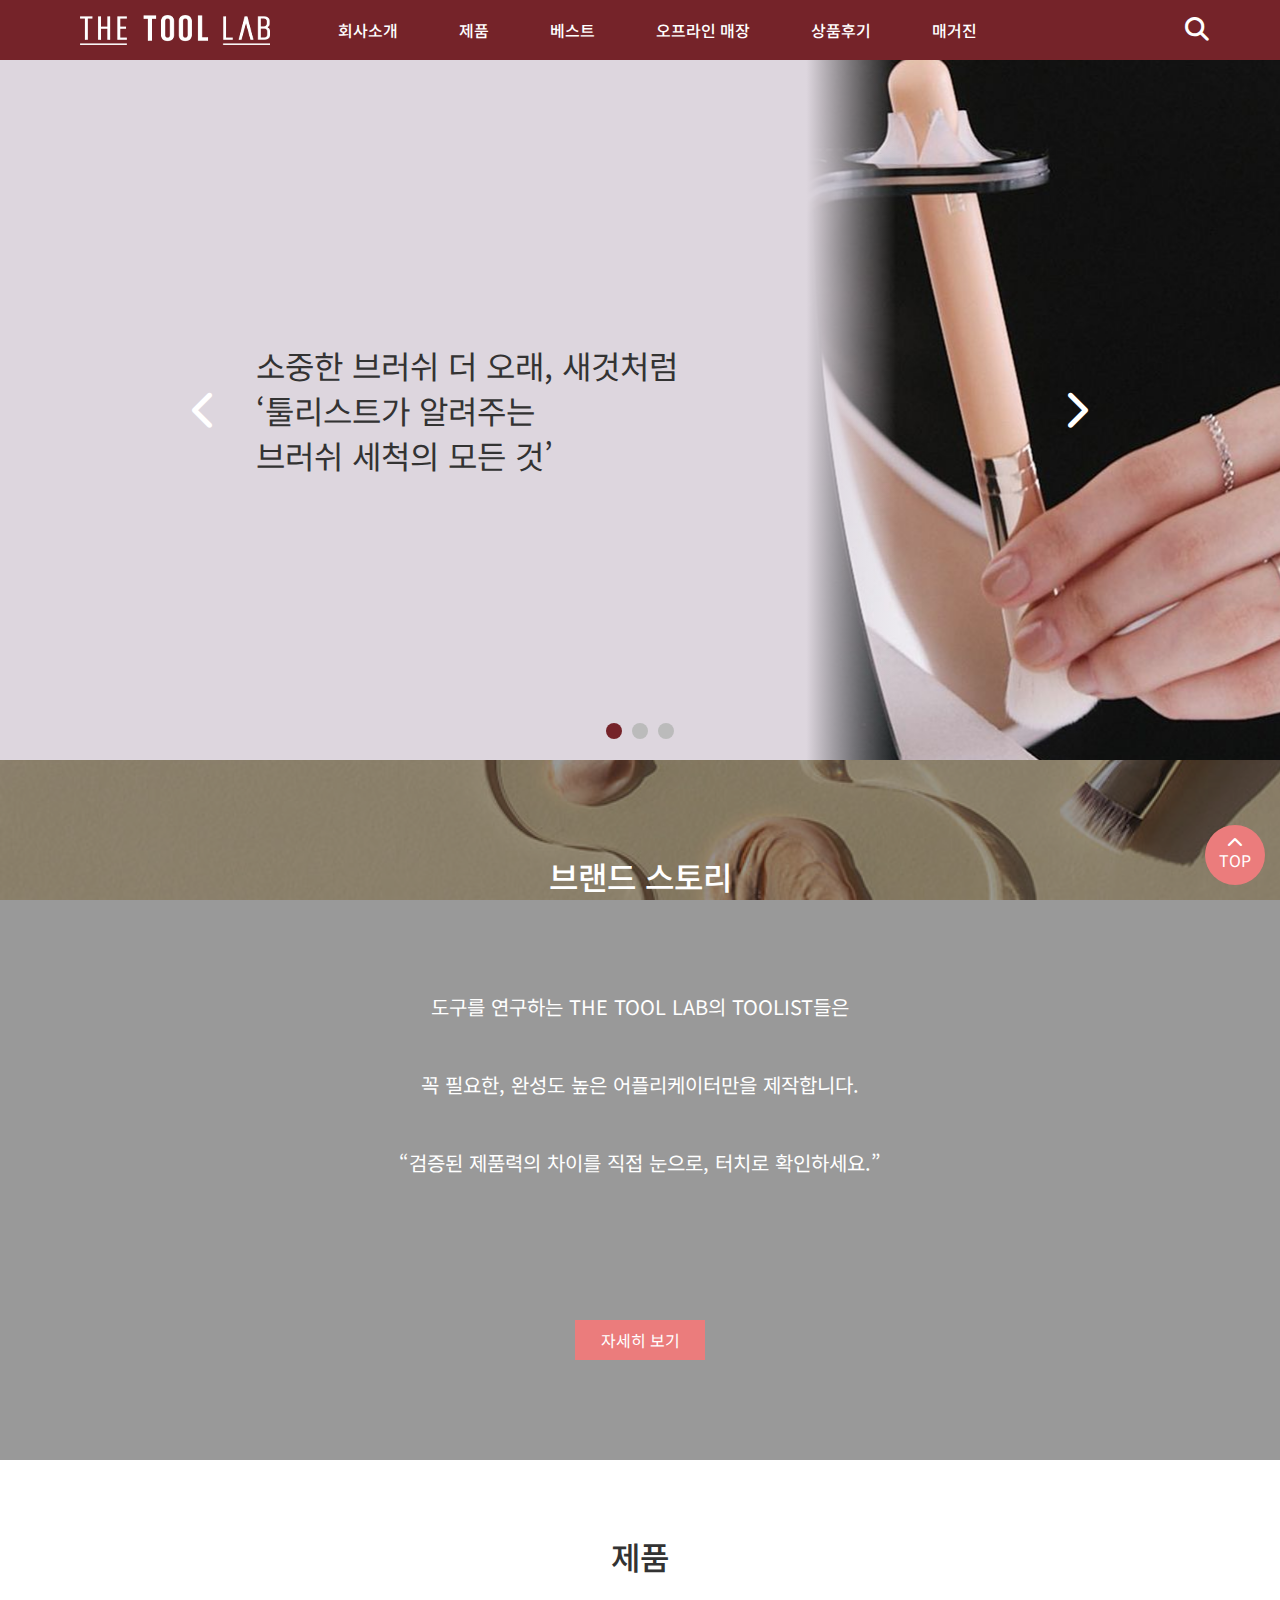
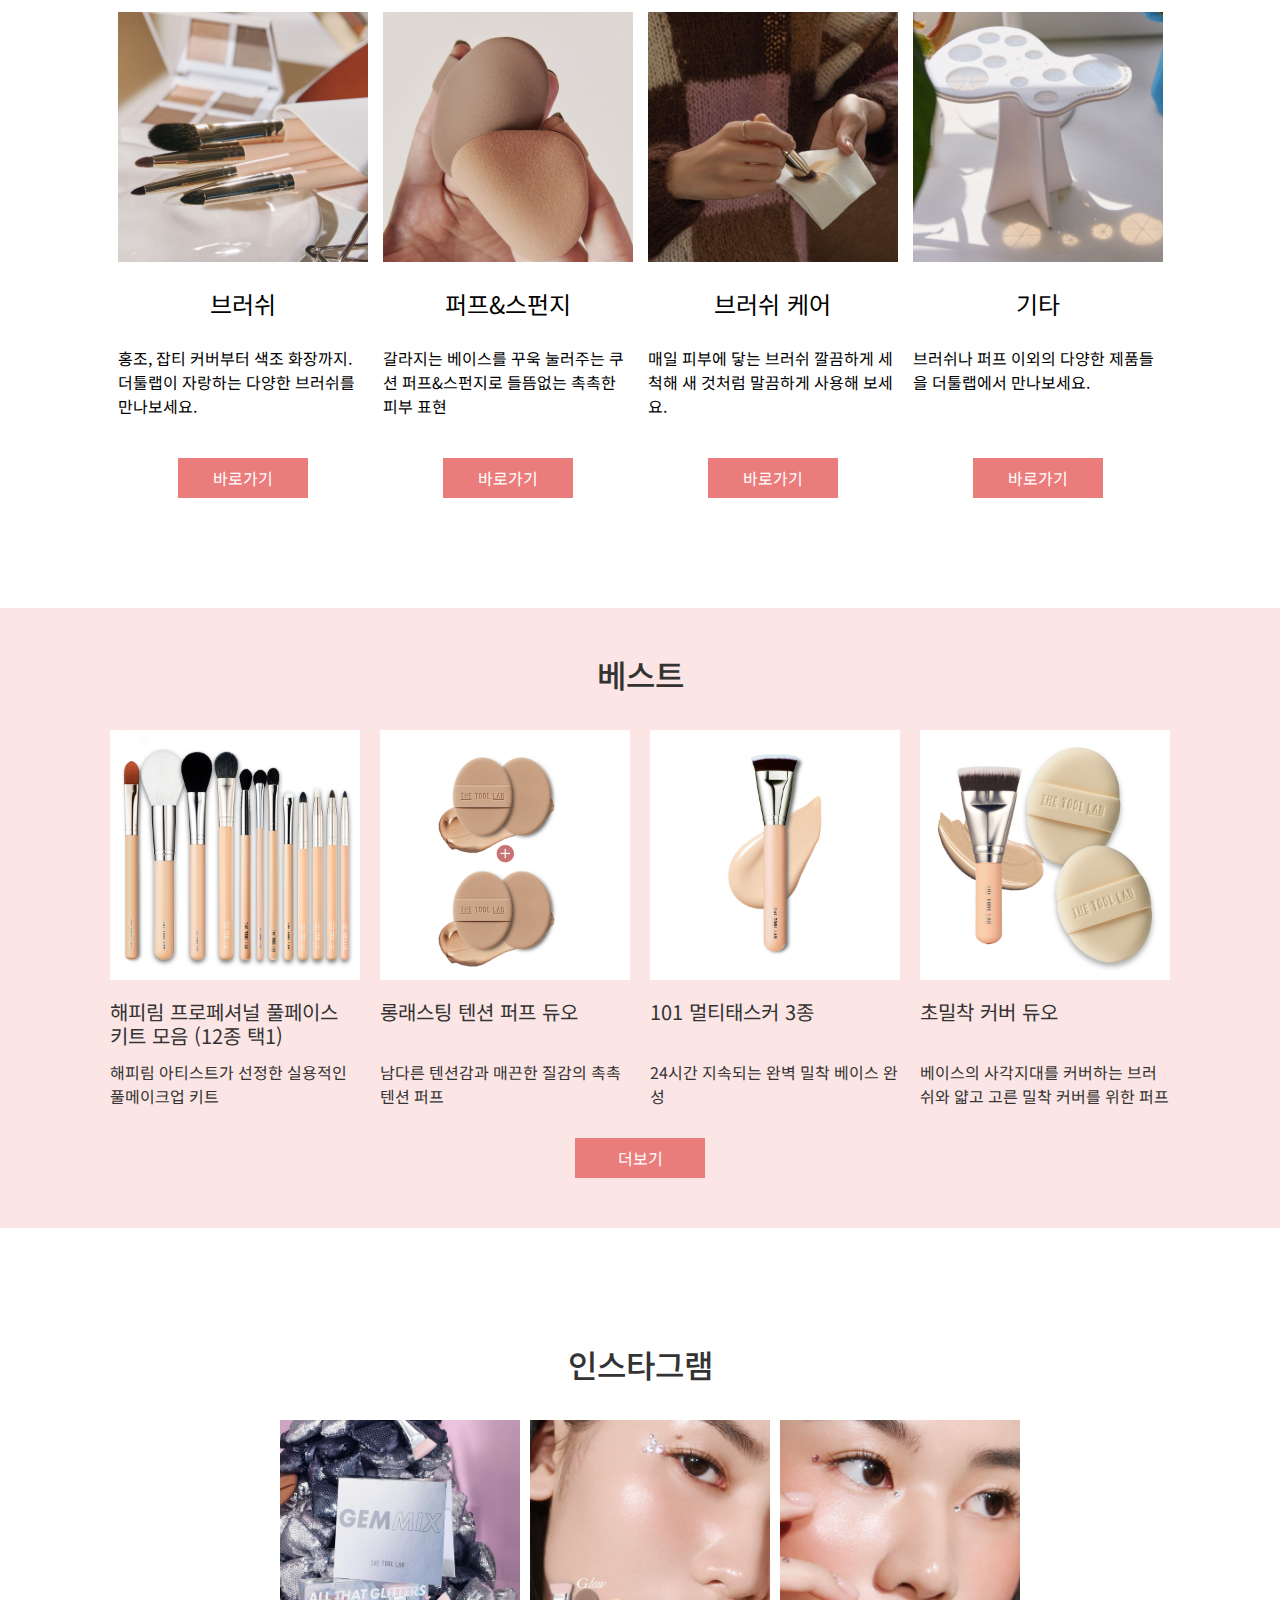
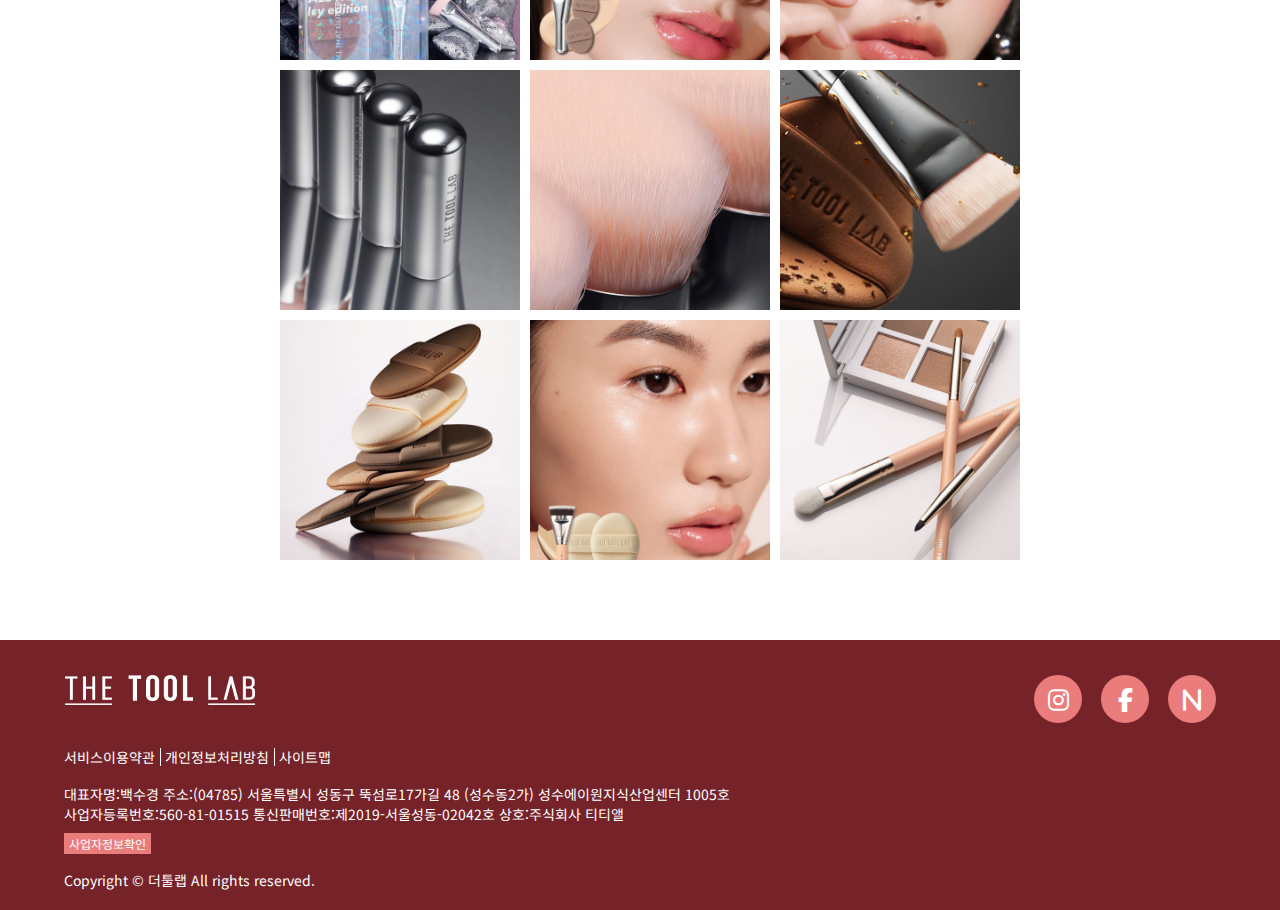
<file: pj3/index.html>
<!DOCTYPE html>
<html lang="ko">
<head>
  <meta charset="UTF-8">
  <meta name="viewport" content="width=device-width, initial-scale=1.0">
  <title>더툴랩</title>
  <!--1. 여백초기화-->
  <link href="./css/reset.css" rel="stylesheet" type="text/css">
  <!--2. 공통서식(메인, 서브, 로그인, 회원가입)-->
  <link href="./css/common.css" rel="stylesheet" type="text/css">
  <!--3. 레이아웃서식
  <link href="./css/layout.css" rel="stylesheet" type="text/css">-->
  <!--4. 메인서식-->
  <link href="./css/main.css" rel="stylesheet" type="text/css">
  <!--5. 태블릿 서식-->
  <link href="./css/tablet.css" rel="stylesheet" type="text/css">
  <!--6. 모바일 서식-->
  <link href="./css/mobile.css" rel="stylesheet" type="text/css">
  <!--아이콘폰트 주소-->
  <link rel="stylesheet" href="https://cdnjs.cloudflare.com/ajax/libs/font-awesome/6.4.2/css/all.min.css">
  <!--제이쿼리 라이브러리-->
  <script src="./script/jquery-3.7.1.js"></script>
  <script src="./script/main.js" defer></script>
</head>
<body>
  <!--헤더영역 시작-->
  <header>
    <div class="h_wrap">
      <div class="h_inner">
        <h1>
          <a href="index.html" title="메인페이지로 이동하기">
            <img src="./images/logo_f.png" alt="헤더 로고 이미지">
          </a>
        </h1>

        <div class="g_wrap">
        <nav class="gnb">
          <ul>
            <li>
              <a href="#" title="회사소개">회사소개</a><span class="fas fa-chevron-down"></span>
              <ul class="sub">
                <li><a href="#" title="브랜드 스토리">브랜드 스토리</a></li>
                <li><a href="#" title="퀄리티">퀄리티</a></li>
              </ul>
            </li>
            <li>
              <a href="#" title="제품">제품</a><span class="fas fa-chevron-down"></span>
              <ul class="sub">
                <li><a href="#" title="브러쉬">브러쉬</a></li>
                <li><a href="#" title="퍼프&스펀지">퍼프&스펀지</a></li>
                <li><a href="#" title="브러쉬 케어">브러쉬 케어</a></li>
                <li><a href="#" title="기타">기타</a></li>
              </ul>
            </li>
            <li>
              <a href="#" title="베스트">베스트</a><span class="fas fa-chevron-down"></span>
              <ul class="sub">
                <li><a href="#" title="브러쉬">브러쉬</a></li>
                <li><a href="#" title="퍼프&스펀지">퍼프&스펀지</a></li>
                <li><a href="#" title="브러쉬 케어">브러쉬 케어</a></li>
                <li><a href="#" title="기타">기타</a></li>
              </ul>
            </li>
            <li>
              <a href="#" title="오프라인 매장">오프라인 매장</a>
            </li>
            <li>
              <a href="#" title="상품후기">상품후기</a>
            </li>
            <li>
              <a href="#" title="매거진">매거진</a>
            </li>
          </ul>
          <div class="sns_nav">
            <a href="#" title="더툴랩 인스타그램 페이지 바로가기"><span class="fab fa-instagram"></span></a>
            <a href="#" title="더툴랩 페이스북 페이지 바로가기"><span class="fab fa-facebook-f"></span></a>
            <a href="#" title="더툴랩 네이버 블로그 페이지 바로가기"><span class="fa-sharp fas fa-n"></span></a>
          </div>
        </nav>
        <span class="fas fa-close"></span>
        </div>

        <nav class="lnb">
          <a href="search" title="검색페이지로 이동하기">
            <span class="fas fa-search"></span>
          </a>
          <span class="fas fa-bars"></span>
        </nav>

      </div>
      <div class="g_box"></div>
    </div>
  </header>

  <!--메인콘텐츠 시작-->
  <main>
    <article class="main_slide">
      <h2>메인슬라이드</h2>
        <div class="swiper-wrapper">
          <div class="swiper-slide slide1">
            <span class="b_text">소중한 브러쉬 <br>더 오래, 새것처럼<br>
              ‘툴리스트가 알려주는 <br>브러쉬 세척의 모든 것’</span>
            <a href="#" title="툴리스트가 알려주는 브러쉬 세척의 모든 것">
              <img src="./images/benner_s_1.jpg" alt="슬라이드 이미지1">
            </a>
          </div>
          <div class="swiper-slide slide2">
            <span class="b_text">메이크업, <br>이것만 있으면 뚝딱!<br>
              풀메이크업을 위한 <br>브러쉬 세트 출시</span>
            <a href="#" title="풀메이크업을 위한 브러쉬 세트 출시">
              <img src="./images/benner_s_2.jpg" alt="슬라이드 이미지2">
            </a>
          </div>
          <div class="swiper-slide slide3">
            <span class="b_text">메이크업 아티스트들의 <br>필수템<br>
              포인트 섀도우와 <br>아이라인 표현을 동시에</span>
            <a href="#" title="포인트 섀도우와 아이라인 표현을 동시에">
              <img src="./images/benner_s_3.jpg" alt="슬라이드 이미지3">
            </a>
          </div>
          <span class="fas fa-chevron-left"></span>
          <span class="fas fa-chevron-right"></span>
          <ul class="ctrl_btn">
            <li class="on">&nbsp;</li>
            <li>&nbsp;</li>
            <li>&nbsp;</li>
          </ul>
        </div>
    </article>

    <article class="story">
      <h2>브랜드 스토리</h2>
      <div class="story_wrap">
      <p>도구를 연구하는 THE TOOL LAB의 TOOLIST들은</p>
      <p>꼭 필요한, 완성도 높은 어플리케이터만을 제작합니다.</p>
      <p>“검증된 제품력의 차이를 <br>직접 눈으로, 터치로 확인하세요.”</p>
      </div>
      <a href="#" title="브랜드 스토리 페이지로 바로가기" class="more_btn btn01">자세히 보기</a>
    </article>

    <article class="product">
      <h2>제품</h2>
      <ul>
        <li>
          <h3>브러쉬</h3>
          <img src="./images/product1.jpg" alt="브러쉬">
          <p>홍조, 잡티 커버부터 색조 화장까지. 더툴랩이 자랑하는 다양한 브러쉬를 만나보세요.</p>
          <a href="#" title="브러쉬 제품 페이지로 바로가기" class="more_btn btn01">바로가기</a>
        </li>
        <li>
          <h3>퍼프&스펀지</h3>
          <img src="./images/product2.jpg" alt="퍼프&스펀지">
          <p>갈라지는 베이스를 꾸욱 눌러주는 쿠션 퍼프&스펀지로 들뜸없는 촉촉한 피부 표현</p>
          <a href="#" title="퍼프&스펀지 제품 페이지로 바로가기" class="more_btn btn01">바로가기</a>
        </li>
        <li>
          <h3>브러쉬 케어</h3>
          <img src="./images/product3.jpg" alt="브러쉬 케어">
          <p>매일 피부에 닿는 브러쉬 깔끔하게 세척해 새 것처럼 말끔하게 사용해 보세요.</p>
          <a href="#" title="브러쉬 케어 제품 페이지로 바로가기" class="more_btn btn01">바로가기</a>
        </li>
        <li>
          <h3>기타</h3>
          <img src="./images/product4.jpg" alt="기타">
          <p>브러쉬나 퍼프 이외의 다양한 제품들을 더툴랩에서 만나보세요.<br>&nbsp;</p>
          <a href="#" title="기타 제품 페이지로 바로가기" class="more_btn btn01">바로가기</a>
        </li>
      </ul>
    </article>

    <article class="best">
      <h2>베스트</h2>
      <div class="b_wrap">
        <div class="b_inner">
          <ul class="b_list">
            <li>
              <a href="#" title="상품1 상세페이지로 바로가기">
                <h3>해피림 프로페셔널 풀페이스 키트 모음 (12종 택1)</h3>
                <div>
                  <img src="./images/best1.jpg" alt="베스트상품 이미지1">
                </div>
                <span>해피림 아티스트가 선정한 실용적인 풀메이크업 키트</span>
              </a>
            </li>
            <li>
              <a href="#" title="상품2 상세페이지로 바로가기">
                <h3>롱래스팅 텐션 퍼프 듀오</h3>
                <div>
                  <img src="./images/best2.jpg" alt="베스트상품 이미지2">
                </div>
                <span>남다른 텐션감과 매끈한 질감의 촉촉 텐션 퍼프</span>
              </a>
            </li>
            <li>
              <a href="#" title="상품3 상세페이지로 바로가기">
                <h3>101 멀티태스커 3종</h3>
                <div>
                  <img src="./images/best3.jpg" alt="베스트상품 이미지3">
                </div>
                <span>24시간 지속되는 완벽 밀착 베이스 완성</span>
              </a>
            </li>
            <li>
              <a href="#" title="상품4 상세페이지로 바로가기">
                <h3>초밀착 커버 듀오</h3>
                <div>
                  <img src="./images/best4.jpg" alt="베스트상품 이미지4">
                </div>
                <span>베이스의 사각지대를 커버하는 브러쉬와 얇고 고른 밀착 커버를 위한 퍼프</span>
              </a>
            </li>
          </ul>
        <span class="fas fa-chevron-left"></span>
        <span class="fas fa-chevron-right"></span>
        </div>
      </div>
      <a href="#" title="베스트 제품 페이지 바로가기" class="btn01">더보기</a>
    </article>
    
    <article class="instagram">
      <h2>인스타그램</h2>
      <ul class="gallery">
        <li class="on_g">
          <a href="#" title="인스타그램1 페이지 바로가기">
            <img src="./images/instar01.jpg" alt="인스타그램 이미지1">
          </a>
        </li>
        <li>
          <a href="#" title="인스타그램2 페이지 바로가기">
            <img src="./images/instar02.jpg" alt="인스타그램 이미지2">
          </a>
        </li>
        <li>
          <a href="#" title="인스타그램3 페이지 바로가기">
            <img src="./images/instar03.jpg" alt="인스타그램 이미지3">
          </a>
        </li>
        <li>
          <a href="#" title="인스타그램4 페이지 바로가기">
            <img src="./images/instar04.jpg" alt="인스타그램 이미지4">
          </a>
        </li>
        <li>
          <a href="#" title="인스타그램5 페이지 바로가기">
            <img src="./images/instar05.jpg" alt="인스타그램 이미지5">
          </a>
        </li>
        <li>
          <a href="#" title="인스타그램6 페이지 바로가기">
            <img src="./images/instar06.jpg" alt="인스타그램 이미지6">
          </a>
        </li>
        <li>
          <a href="#" title="인스타그램7 페이지 바로가기">
            <img src="./images/instar07.jpg" alt="인스타그램 이미지7">
          </a>
        </li>
        <li>
          <a href="#" title="인스타그램8 페이지 바로가기">
            <img src="./images/instar08.jpg" alt="인스타그램 이미지8">
          </a>
        </li>
        <li>
          <a href="#" title="인스타그램9 페이지 바로가기">
            <img src="./images/instar09.jpg" alt="인스타그램 이미지9">
          </a>
        </li>
      </ul>
      <ul class="ctrl_btn">
        <li class="on">&nbsp;</li>
        <li>&nbsp;</li>
        <li>&nbsp;</li>
        <li>&nbsp;</li>
        <li>&nbsp;</li>
        <li>&nbsp;</li>
        <li>&nbsp;</li>
        <li>&nbsp;</li>
        <li>&nbsp;</li>
      </ul>
    </article>
  </main>

  <!--푸터영역 시작-->
  <footer>
    <div class="f_wrap">
      <a href="#" title="top버튼" id="top_btn"><span class="fas fa-chevron-up"></span>TOP</a>
      <div class="f_inner">
        <h2><img src="./images/logo_f.png" alt="푸터 로고 이미지"></h2>
        <nav class="sns_nav">
          <a href="#" title="더툴랩 인스타그램 페이지 바로가기"><span class="fab fa-instagram"></span></a>
          <a href="#" title="더툴랩 페이스북 페이지 바로가기"><span class="fab fa-facebook-f"></span></a>
          <a href="#" title="더툴랩 네이버 블로그 페이지 바로가기"><span class="fa-sharp fas fa-n"></span></a>
        </nav>
        <nav class="fnb">
          <ul>
            <li><a href="#" title="서비스이용약관 바로가기">서비스이용약관</a></li>
            <li><a href="#" title="개인정보처리방침 바로가기">개인정보처리방침</a></li>
            <li><a href="#" title="사이트맵 바로가기">사이트맵</a></li>
          </ul>
        </nav>
        <p>대표자명:백수경 주소:(04785) 서울특별시 성동구 뚝섬로17가길 48 (성수동2가) 성수에이원지식산업센터 1005호 사업자등록번호:560-81-01515 통신판매번호:제2019-서울성동-02042호 상호:주식회사 티티앨</p>
        <a href="#" title="사업자 정보확인" class="ftc_btn">사업자정보확인</a>
        <p>Copyright © 더툴랩 All rights reserved.</p>
      </div>
    </div>
  </footer>

</body>
</html>
</file>
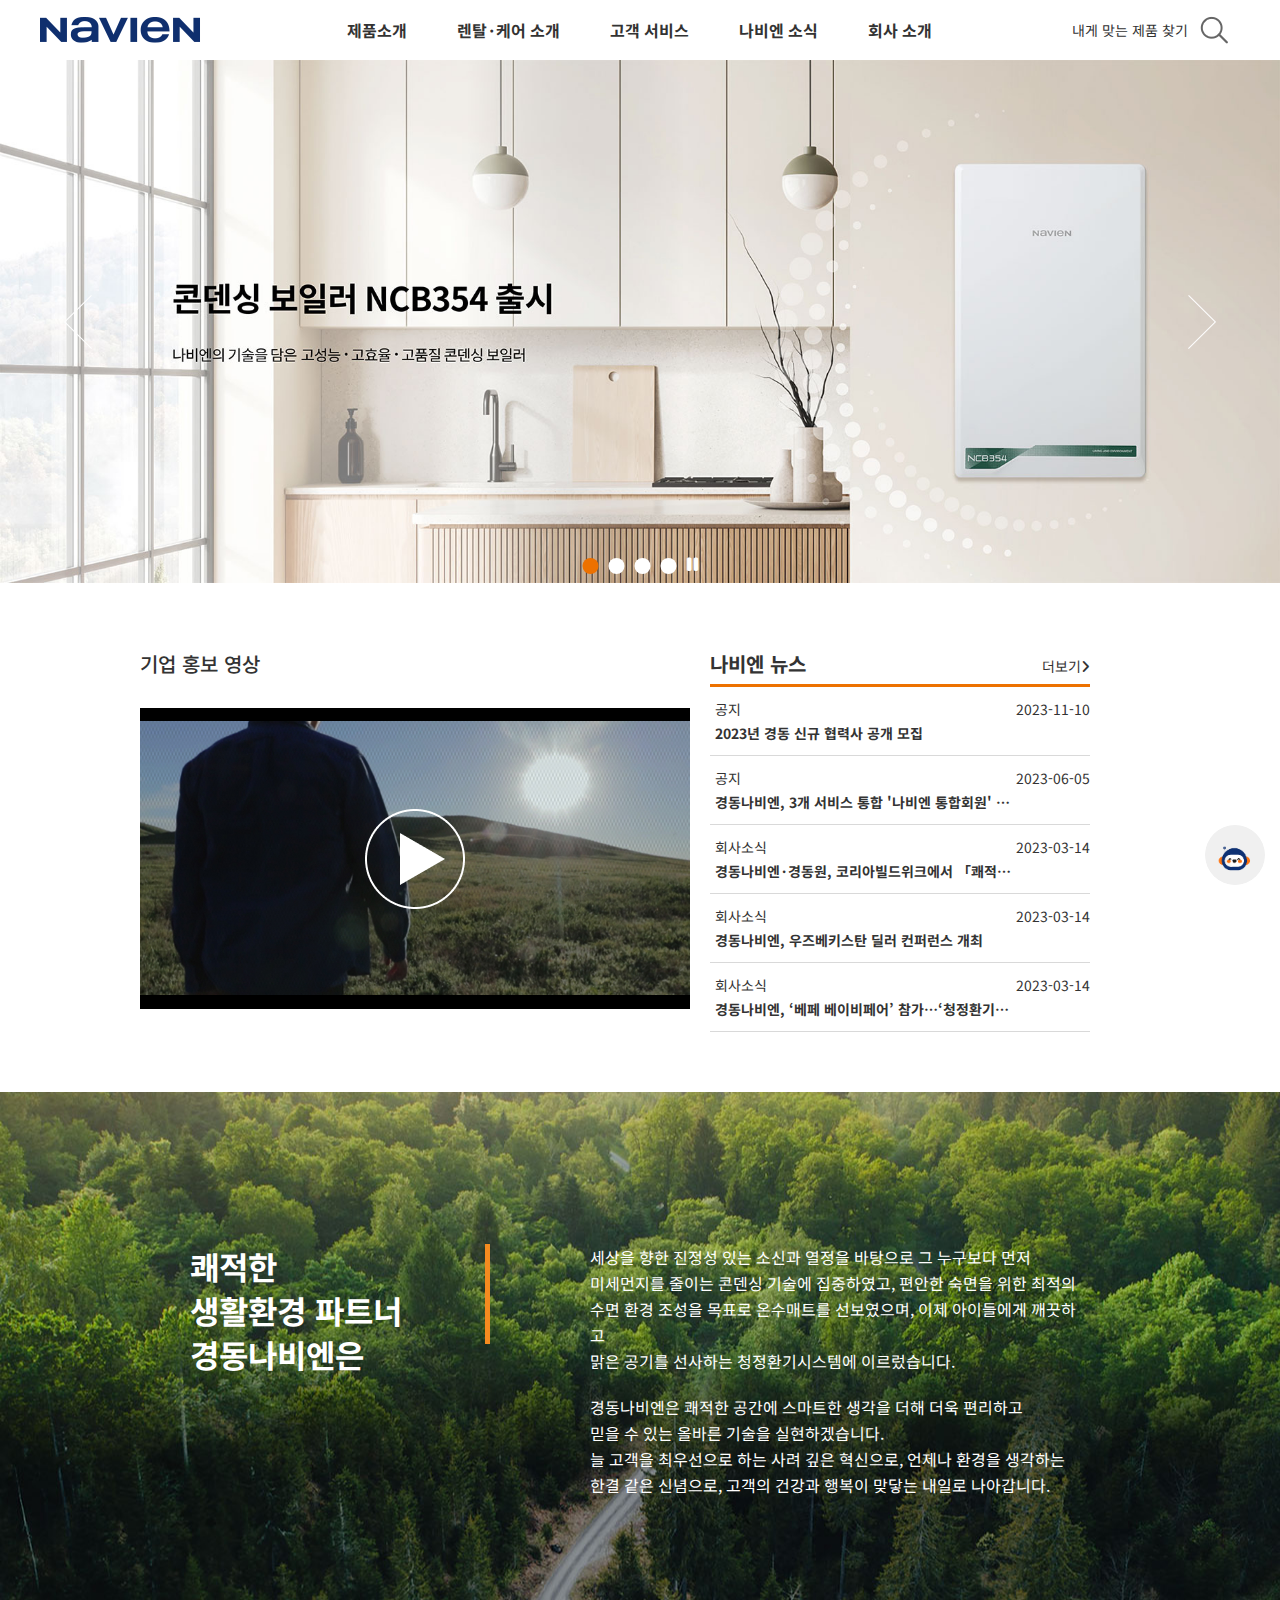
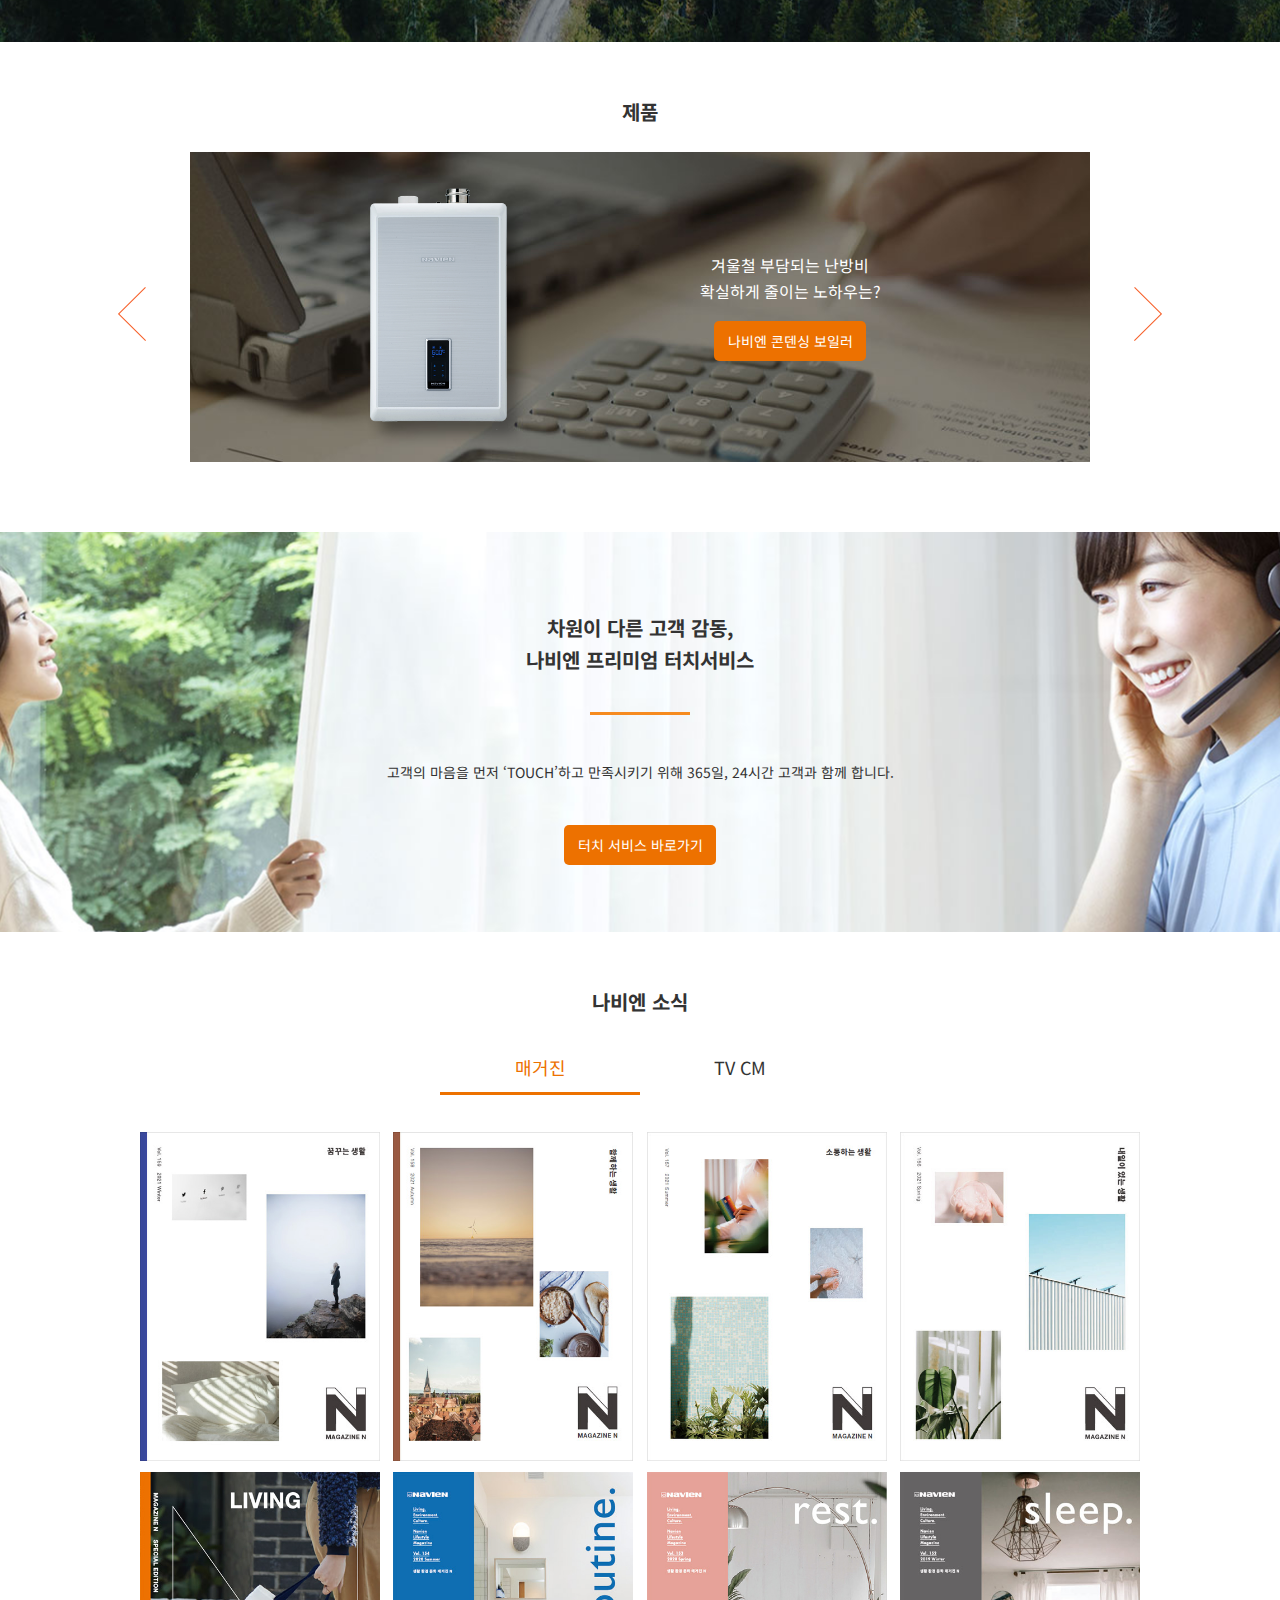
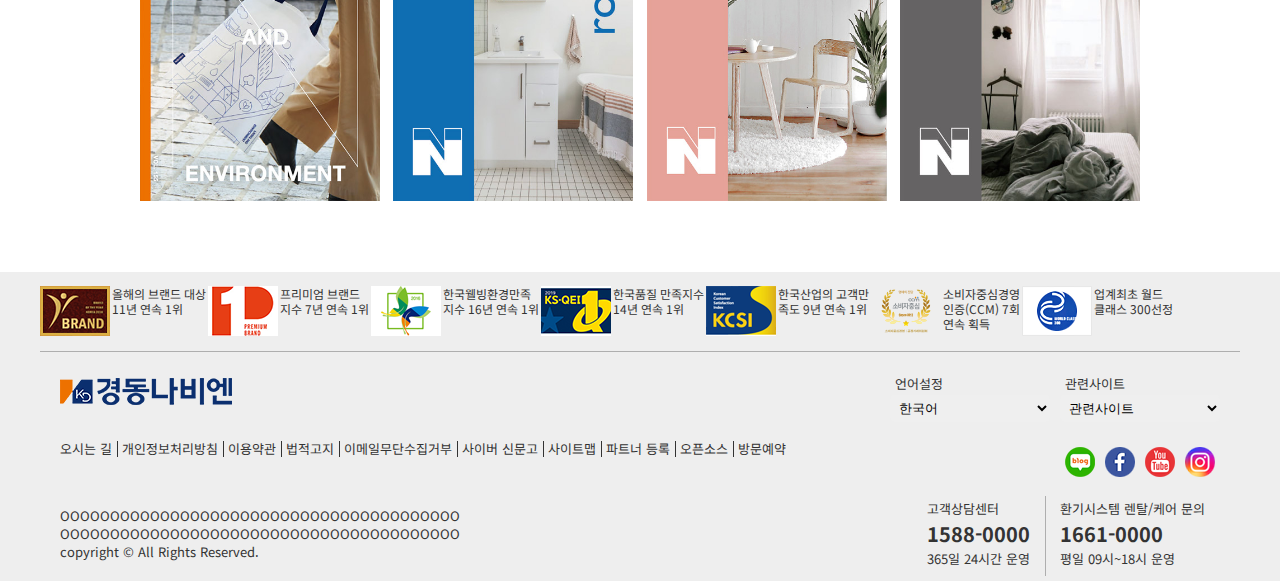
<file: pj4/index.html>
<!DOCTYPE html>
<html lang="ko">
  <head>
    <meta charset="utf-8">
    <meta name="viewport" content="width=device-width, initial-scale=1.0">
    <title>경동나비엔</title>
    <!--파비콘-->
    <link href="./images/favicon.ico" type="image/x-icon" rel="shortcut icon">
    <!--여백초기화-->
    <link href="./css/reset.css" rel="stylesheet" type="text/css">
    <!--공통서식-->
    <link href="./css/common.css" rel="stylesheet" type="text/css">
    <!--메인서식-->
    <link href="./css/main.css" rel="stylesheet" type="text/css">
    <!--태블릿서식-->
    <link href="./css/tablet.css" rel="stylesheet" type="text/css">
    <!--모바일서식-->
    <link href="./css/mobile.css" rel="stylesheet" type="text/css">

    <!--아이콘폰트 주소-->
    <link rel="stylesheet" href="https://cdnjs.cloudflare.com/ajax/libs/font-awesome/6.4.2/css/all.min.css">

    <!--제이쿼리 라이브러리-->
    <script src="./script/jquery-3.7.1.js"></script>
    <script src="./script/common.js" defer></script>
  </head>
  <body>
    <!--헤더영역-->
    <header>
      <div class="h_wrap">
        <div class="h_inner">
          <h1>
            <a href="index.html" title="메인페이지로 바로가기">
              <img src="./images/logo.png" alt="로고이미지">
            </a>
          </h1>
          <nav class="gnb">
            <ul class="gnb_inner">
              <li>
                <a href="product.html" title="제품소개">제품소개<i class="fas fa-angle-down"></i></a>
                <ul class="sub">
                  <li><a href="javascript:void(0);" title="보일러">보일러</a></li>
                  <li><a href="javascript:void(0);" title="환기청정기">환기청정기</a></li>
                  <li><a href="javascript:void(0);" title="주방가전">주방가전</a></li>
                  <li><a href="javascript:void(0);" title="온수기">온수기</a></li>
                  <li><a href="javascript:void(0);" title="숙면매트">숙면매트</a></li>
                  <li><a href="javascript:void(0);" title="시스템각방">시스템각방</a></li>
                  <li><a href="javascript:void(0);" title="실내온도조절기">실내온도조절기</a></li>
                  <li><a href="javascript:void(0);" title="홈네트워크">홈네트워크</a></li>
                  <li><a href="javascript:void(0);" title="상업용">상업용</a></li>
                </ul>
              </li>
              <li>
                <a href="care.html" title="렌탈·케어 소개">렌탈·케어 소개<i class="fas fa-angle-down"></i></a>
                <ul class="sub">
                  <li><a href="javascript:void(0);" title="렌탈">렌탈</a></li>
                  <li><a href="javascript:void(0);" title="케어서비스">케어서비스</a></li>
                </ul>
              </li>
              <li>
                <a href="service.html" title="고객 서비스">고객 서비스<i class="fas fa-angle-down"></i></a>
                <ul class="sub">
                  <li><a href="javascript:void(0);" title="구매 가이드">구매 가이드</a></li>
                  <li><a href="javascript:void(0);" title="제품 가이드">제품 가이드</a></li>
                  <li><a href="javascript:void(0);" title="빠른해결">빠른해결</a></li>
                  <li><a href="javascript:void(0);" title="A/S접수 및 안내">A/S접수 및 안내</a></li>
                  <li><a href="javascript:void(0);" title="고객의 소리">고객의 소리</a></li>
                </ul>
              </li>
              <li>
                <a href="nvnews.html" title="나비엔 소식">나비엔 소식<i class="fas fa-angle-down"></i></a>
                <ul class="sub">
                  <li><a href="javascript:void(0);" title="나비엔 콘덴싱">나비엔 콘덴싱</a></li>
                  <li><a href="javascript:void(0);" title="나비엔 뉴스룸">나비엔 뉴스룸</a></li>
                  <li><a href="javascript:void(0);" title="나비엔 매거진">나비엔 매거진</a></li>
                  <li><a href="javascript:void(0);" title="나비엔 경쟁력">나비엔 경쟁력</a></li>
                </ul>
              </li>
              <li>
                <a href="aboutus.html" title="회사 소개">회사 소개<i class="fas fa-angle-down"></i></a>
                <ul class="sub">
                  <li><a href="javascript:void(0);" title="기업소개">기업소개</a></li>
                  <li><a href="javascript:void(0);" title="지속가능경영">지속가능경영</a></li>
                  <li><a href="javascript:void(0);" title="인재경영">인재경영</a></li>
                  <li><a href="javascript:void(0);" title="윤리경영">윤리경영</a></li>
                  <li><a href="javascript:void(0);" title="투자정보">투자정보</a></li>
                </ul>
              </li>
            </ul>
          </nav>
          <div class="lnb">
            <a href="javascript:void(0);" title="내게 맞는 제품 찾기">내게 맞는 제품 찾기</a>
            <ul>
              <li>&nbsp;</li>
              <li>&nbsp;</li>
              <li>&nbsp;</li>
            </ul>
            <a href="javascript:void(0);" title="검색" class="search"></a>
          </div>
        </div>
        <div class="sub_box"></div>
      </div>
    </header>

    <!--메인콘텐츠영역-->
    <main>
      <div class="visual">
        <div class="slide_wrap">
          <ul>
            <li class="li01">
              <a href="javascript:void(0);" title="메인슬라이드1">
                <img src="./images/main_slide1.jpg" alt="메인슬라이드 이미지1">
              </a>
            </li>
            <li class="li02">
              <a href="javascript:void(0);" title="메인슬라이드2">
                <img src="./images/main_slide2.jpg" alt="메인슬라이드 이미지2">
              </a>
            </li>
            <li class="li03">
              <a href="javascript:void(0);" title="메인슬라이드3">
                <img src="./images/main_slide3.jpg" alt="메인슬라이드 이미지3">
              </a>
            </li>
            <li class="li04">
              <a href="javascript:void(0);" title="메인슬라이드4">
                <img src="./images/main_slide4.jpg" alt="메인슬라이드 이미지4">
              </a>
            </li>
          </ul>
        </div>
        <div class="left_btn"></div>
        <div class="right_btn"></div>
        <div class="ctrl_wrap">
          <ul class="ctrl_btn">
            <li class="on">&nbsp;</li>
            <li>&nbsp;</li>
            <li>&nbsp;</li>
            <li>&nbsp;</li>
          </ul>
          <div class="play">
            <i class="fas fa-pause"></i>
            <i class="fas fa-play"></i>
          </div>
        </div>
      </div>
      
      <section class="navien">
        <h2>나비엔 정보</h2>
        <article class="promote">
          <h2>기업 홍보 영상</h2>
          <div class="p_wrap">
            <a href="javascript:void(0);" title="기업 홍보 영상">
              <img src="./images/play.png" alt="영상 재생 버튼" class="play_btn">
              <img src="./images/bg_move.png" alt="기업 홍보 영상 이미지">
            </a>
            <iframe src="https://www.youtube.com/embed/7qYv-d3fETE?si=qpeyND1wSj0MPavs" title="YouTube video player" allow="accelerometer; autoplay; clipboard-write; encrypted-media; gyroscope; picture-in-picture; web-share" allowfullscreen></iframe>
          </div>
        </article>
        <article class="news">
          <h2>나비엔 뉴스</h2>
          <ul>
            <li>
              <span class="category">공지</span>
              <a href="javascript:void(0)" title="2023년 경동 신규 협력사 공개 모집"><h3>2023년 경동 신규 협력사 공개 모집</h3></a>
              <span class="date">2023-11-10</span>
            </li>
            <li>
              <span class="category">공지</span>
              <a href="javascript:void(0)" title="'나비엔 통합회원' 7월 5일 론칭"><h3>경동나비엔, 3개 서비스 통합 '나비엔 통합회원' 7월 5일 론칭</h3></a>
              <span class="date">2023-06-05</span>
            </li>
            <li>
              <span class="category">회사소식</span>
              <a href="javascript:void(0)" title="경동나비엔·경동원, 「쾌적한 생활환경」 비전 선보인다"><h3>경동나비엔·경동원, 코리아빌드위크에서 「쾌적한 생활환경」 비전 선보인다</h3></a>
              <span class="date">2023-03-14</span>
            </li>
            <li>
              <span class="category">회사소식</span>
              <a href="javascript:void(0)" title="우즈베키스탄 딜러 컨퍼런스 개최"><h3>경동나비엔, 우즈베키스탄 딜러 컨퍼런스 개최</h3></a>
              
              <span class="date">2023-03-14</span>
            </li>
            <li>
              <span class="category">회사소식</span>
              <a href="javascript:void(0)" title="경동나비엔, ‘베페 베이비페어’ 참가"><h3>경동나비엔, ‘베페 베이비페어’ 참가…‘청정환기시스템’ 등 생활환경 가전 선보여</h3></a>
              <span class="date">2023-03-14</span>
            </li>
          </ul>
          <a href="javascript:void(0);" title="나비엔 뉴스 페이지로 이동">
            더보기<i class="fas fa-angle-right"></i>
          </a>
        </article>
      </section>

      
      <section class="story">
        <h2>브랜드스토리</h2>
        <div class="story_wrap">
          <h2>쾌적한<br>생활환경 파트너<br>경동나비엔은</h2>
          <div>
            <p>세상을 향한 진정성 있는 소신과 열정을 바탕으로 그 누구보다 먼저<br>
            미세먼지를 줄이는 콘덴싱 기술에 집중하였고, 편안한 숙면을 위한 최적의<br>
            수면 환경 조성을 목표로 온수매트를 선보였으며, 이제 아이들에게 깨끗하고<br>
            맑은 공기를 선사하는 청정환기시스템에 이르렀습니다.</p>
            <p>경동나비엔은 쾌적한 공간에 스마트한 생각을 더해 더욱 편리하고<br>
            믿을 수 있는 올바른 기술을 실현하겠습니다.<br>
            늘 고객을 최우선으로 하는 사려 깊은 혁신으로, 언제나 환경을 생각하는<br>
            한결 같은 신념으로, 고객의 건강과 행복이 맞닿는 내일로 나아갑니다.</p>
          </div>
        </div>
      </section>


      <section class="product">
        <h2>제품</h2>
        <div class="pr_wrap">
          <ul>
            <li>
              <img src="./images/prd_01.png" alt="나비엔 콘덴싱 보일러 이미지">
              <div class="pr_intro">
                <p>겨울철 부담되는 난방비<br>
                확실하게 줄이는 노하우는?</p>
                <a href="javascript:void(0);" title="나비엔 콘덴싱 보일러 페이지 바로가기" class="btn01">나비엔 콘덴싱 보일러</a>
              </div>
              <div class="bg_wrap">
                <img src="./images/life_01.jpg" alt="나비엔 콘덴싱 보일러 배경이미지">
              </div>
            </li>
            <li>
              <img src="./images/prd_02.png" alt="나비엔 콘덴싱 온수기 이미지">
              <div class="pr_intro">
                <p>매일 아침 바쁜 출근길<br>
                여유 있게 준비하는 노하우는?</p>
                <a href="javascript:void(0);" title="나비엔 콘덴싱 온수기 페이지 바로가기" class="btn01">나비엔 콘덴싱 온수기</a>
              </div>
              <div class="bg_wrap">
                <img src="./images/life_02.jpg" alt="나비엔 콘덴싱 온수기 배경이미지">
              </div>
            </li>
            <li>
              <img src="./images/prd_03.png" alt="나비엔 메이트 온수매트 이미지">
              <div class="pr_intro">
                <p>자도 자도 피곤한 생활<br>
                포근한 잠자리를 만드는 노하우는?</p>
                <a href="javascript:void(0);" title="나비엔 메이트 온수매트 페이지 바로가기" class="btn01">나비엔 메이트 온수매트</a>
              </div>
              <div class="bg_wrap">
                <img src="./images/life_03.jpg" alt="나비엔 메이트 온수매트 배경이미지">
              </div>
            </li>
            <li>
              <img src="./images/prd_04.png" alt="나비엔 환기청정기 이미지">
              <div class="pr_intro">
                <p>유해가스, 미세먼지로 오염된 실내공기<br>
                깨끗하게 정화하는 노하우는?</p>
                <a href="javascript:void(0);" title="나비엔 환기청정기 페이지 바로가기" class="btn01">나비엔 환기청정기</a>
              </div>
              <div class="bg_wrap">
                <img src="./images/life_04.jpg" alt="나비엔 환기청정기 배경이미지">
              </div>
            </li>
            <li>
              <img src="./images/prd_05.png" alt="나비엔 IoT 보일러 이미지">
              <div class="pr_intro">
                <p>깜빡한 가스불, 집에 있는 아이들 걱정<br>
                외출시 걱정거리를 해결 할 편리한 노하우는?</p>
                <a href="javascript:void(0);" title="나비엔 IoT 보일러 페이지 바로가기" class="btn01">나비엔 IoT 보일러</a>
              </div>
              <div class="bg_wrap">
                <img src="./images/life_05.jpg" alt="나비엔 IoT 보일러 배경이미지">
              </div>
            </li>
          </ul>
        </div>
        <div class="left_btn"></div>
        <div class="right_btn"></div>
        <ul class="ctrl_btn">
          <li class="on">&nbsp;</li>
          <li>&nbsp;</li>
          <li>&nbsp;</li>
          <li>&nbsp;</li>
          <li>&nbsp;</li>
        </ul>
      </section>


      <section class="service">
        <h2>나비엔 프리미엄 터치 서비스</h2>
        <div class="srv_wrap">
          <h2>차원이 다른 고객 감동,<br>
            나비엔 프리미엄 터치서비스</h2>
            <p>고객의 마음을 먼저 ‘TOUCH’하고 만족시키기 위해 365일, 24시간 고객과 함께 합니다.</p>
            <a href="javascript:void(0);" title="터치 서비스 페이지 바로가기" class="btn01">터치 서비스 바로가기</a>
        </div>
      </section>


      <section class="magazine">
        <h2>나비엔 소식</h2>
        <ul class="tab_mnu">
          <li><a href="javascript:void(0);" title="매거진" class="on1">매거진</a></li>
          <li><a href="javascript:void(0);" title="TV CM">TV CM</a></li>
        </ul>
        <div class="highlight"></div>
        <div class="m_con">
          <div class="mag_wrap">
            <ul class="mag_inner">
              <li>
                <a href="javascript:void(0);" title="v.159 매거진 N">
                  <img src="./images/magazine1.jpg" alt="v.159 매거진 N">
                  <div class="m_box">
                    <h3>Vol. 159 매거진 N</h3>
                    <span>2021 Winter</span>
                  </div>
                </a>
              </li>
              <li>
                <a href="javascript:void(0);" title="v.158 매거진 N">
                  <img src="./images/magazine2.jpg" alt="v.158 매거진 N">
                  <div class="m_box">
                    <h3>Vol. 158 매거진 N</h3>
                    <span>2021 Autumn</span>
                  </div>
                </a>
              </li>
              <li>
                <a href="javascript:void(0);" title="v.157 매거진 N">
                  <img src="./images/magazine3.jpg" alt="v.157 매거진 N">
                  <div class="m_box">
                    <h3>Vol. 157 매거진 N</h3>
                    <span>2021 Summer</span>
                  </div>
                </a>
              </li>
              <li>
                <a href="javascript:void(0);" title="v.156 매거진 N">
                  <img src="./images/magazine4.jpg" alt="v.156 매거진 N">
                  <div class="m_box">
                    <h3>Vol. 156 매거진 N</h3>
                    <span>2021 Spring</span>
                  </div>
                </a>
              </li>
              <li>
                <a href="javascript:void(0);" title="v.155 매거진 N">
                  <img src="./images/magazine5.jpg" alt="v.155 매거진 N">
                  <div class="m_box">
                    <h3>Vol. 155 매거진 N</h3>
                    <span>Magazine Special Edition</span>
                  </div>
                </a>
              </li>
              <li>
                <a href="javascript:void(0);" title="v.154 매거진 N">
                  <img src="./images/magazine6.jpg" alt="v.154 매거진 N">
                  <div class="m_box">
                    <h3>Vol. 154 매거진 N</h3>
                    <span>2020 Summer</span>
                  </div>
                </a>
              </li>
              <li>
                <a href="javascript:void(0);" title="v.153 매거진 N">
                  <img src="./images/magazine7.jpg" alt="v.153 매거진 N">
                  <div class="m_box">
                    <h3>Vol. 153 매거진 N</h3>
                    <span>2020 Spring</span>
                  </div>
                </a>
              </li>
              <li>
                <a href="javascript:void(0);" title="v.152 매거진 N">
                  <img src="./images/magazine8.jpg" alt="v.152 매거진 N">
                  <div class="m_box">
                    <h3>Vol. 152 매거진 N</h3>
                    <span>2019 Winter</span>
                  </div>
                </a>
              </li>
              <li>
              </li>
            </ul>
          </div>
          <div class="cm_wrap">
            <ul class="cm_inner">
              <li>
                <a href="javascript:void(0);" title="tv cm1">
                  <img src="./images/mov01.jpg" alt="tv cm1 이미지">
                  <h3>1도를 넘어 0.5도 초정밀 온수의 시대로</h3>
                </a>
                <span>33.. 34.. 아니 33.5 그래야 숙면하니까</span>
              </li>
              <li>
                <a href="javascript:void(0);" title="tv cm2">
                  <img src="./images/mov02.jpg" alt="tv cm2 이미지">
                  <h3>난방에서 ON수로 새로운 온수가전의 시작</h3>
                </a>
                <span>10초 안에 나오는 압도적 온수 속도, 동시에 써도 일정한 온수 온도, 넉넉해서 더욱 풍부한 온수량</span>
              </li>
              <li>
                <a href="javascript:void(0);" title="tv cm3">
                  <img src="./images/mov03.jpg" alt="tv cm3 이미지">
                  <h3>콘덴싱이 옳았다, 당신이 옳았다.</h3>
                </a>
                <span>더 깨끗한 지구를 만드건 콘덴싱도 나비엔도 아닌, 친환경을 써주시는 당신덕분에. 고맙습니다.</span>
              </li>
              <li>
                <a href="javascript:void(0);" title="tv cm4">
                  <img src="./images/mov04.jpg" alt="tv cm4 이미지">
                  <h3>나비엔 청정환기시스템 키친플러스</h3>
                </a>
                <span>집안 전체 공기에서 주방 유해물질까지 하나의 시스템으로</span>
              </li>
              <li>
                <a href="javascript:void(0);" title="tv cm5">
                  <img src="./images/mov05.jpg" alt="tv cm5 이미지">
                  <h3>새로운 시대의 새로운 환기시스템, 나비엔 청정환기시스템</h3>
                </a>
                <span>공기질 관리의 새로운 기준을 제시함과 동시에, 새로운 환기시스템 = 나비엔 청정환기시스템</span>
              </li>
              <li>
                <a href="javascript:void(0);" title="tv cm6">
                  <img src="./images/mov06.jpg" alt="tv cm6 이미지">
                  <h3>지구를 지키는 콘덴싱이 친환경보일러죠!</h3>
                </a>
                <span>먼저 콘덴싱 보일러 TVCF 는 ‘콘덴싱이 옳았다’ 캠페인의 다섯 번째 편으로, “지구를 지키는 콘덴싱 보일러 = 친환경 보일러” 라는 메시지를 가족 간의 재미있는 에피소드 형식으로 풀어냄.</span>
              </li>
            </ul>
          </div>
        </div>
      </section>
    </main>

    <!--푸터영역-->
    <footer>
      <a href="https://chat.kdnavien.co.kr/ai/chatbot.do" title="경동나비엔 챗봇" class="chat_btn">
        <img src="./images/ico_chatbot_animation.gif" alt="경동나비엔 챗봇 이미지">
      </a>
      <a href="#" title="페이지 상단 바로가기" class="top_btn"><i class="fas fa-chevron-up"></i></a>
      <div class="f_wrap">
        <div class="f_inner">
          <div class="prize">
            <ul>
              <li>
                <img src="./images/prize_01.png" alt="수상 이미지 1">
                <span>올해의 브랜드 대상<br>
                  11년 연속 1위</span>
              </li>
              <li>
                <img src="./images/prize_02.png" alt="수상 이미지 2">
                <span>프리미엄 브랜드<br>
                  지수 7년 연속 1위</span>
              </li>
              <li>
                <img src="./images/prize_03.png" alt="수상 이미지 3">
                <span>한국웰빙환경만족<br>
                  지수 16년 연속 1위</span>
              </li>
              <li>
                <img src="./images/prize_04.png" alt="수상 이미지 4">
                <span>한국품질 만족지수<br>
                  14년 연속 1위</span>
              </li>
              <li>
                <img src="./images/prize_05.png" alt="수상 이미지 5">
                <span>한국산업의 고객만<br>
                  족도 9년 연속 1위</span>
              </li>
              <li>
                <img src="./images/prize_06.png" alt="수상 이미지 6">
                <span>소비자중심경영<br>
                  인증(CCM) 7회<br>
                  연속 획득</span>
              </li>
              <li>
                <img src="./images/prize_07.png" alt="수상 이미지 7">
                <span>업계최초 월드<br>
                  클래스 300선정</span>
              </li>
            </ul>
          </div>
          <div class="f_box">
            <h2>
              <img src="./images/logo_ci.png" alt="푸터 로고 이미지">
            </h2>
            <nav class="fnb">
              <ul>
                <li>
                  <a href="javascript:void(0);" title="오시는 길">오시는 길</a>
                </li>
                <li>
                  <a href="javascript:void(0);" title="개인정보처리방침">개인정보처리방침</a>
                </li>
                <li>
                  <a href="javascript:void(0);" title="이용약관">이용약관</a>
                </li>
                <li>
                  <a href="javascript:void(0);" title="법적고지">법적고지</a>
                </li>
                <li>
                  <a href="javascript:void(0);" title="이메일무단수집거부">이메일무단수집거부</a>
                </li>
                <li>
                  <a href="javascript:void(0);" title="사이버 신문고">사이버 신문고</a>
                </li>
                <li>
                  <a href="javascript:void(0);" title="사이트맵">사이트맵</a>
                </li>
                <li>
                  <a href="javascript:void(0);" title="파트너 등록">파트너 등록</a>
                </li>
                <li>
                  <a href="javascript:void(0);" title="오픈소스">오픈소스</a>
                </li>
                <li>
                  <a href="javascript:void(0);" title="방문예약">방문예약</a>
                </li>
              </ul>
            </nav>
            <ul class="f_s_wrap">
              <li class="langage">
                <label for="lang">언어설정</label>
                <select id="lang">
                  <option value="한국어">한국어</option>
                  <option value="영어">영어</option>
                  <option value="스페인어">스페인어</option>
                  <option value="중국어">중국어</option>
                  <option value="러시아어">러시아어</option>
                </select>
              </li>
              <li class="family_site">
                <label for="family">관련사이트</label>
                <select onChange="siteUrl(this);" id="family">
                  <option value="">관련사이트</option>
                  <option value="https://www.navienhouse.com/">나비엔하우스</option>
                  <option value="http://www.cascade.co.kr/">케스케이드 시스템</option>
                  <option value="https://www.kdnavien.co.kr/ncb900_1">프리미엄 NCB900</option>
                </select>
              </li>
              <li class="sns">
                <ul>
                  <li>
                    <a href="javascript:void(0);" title="네이버 블로그 바로가기">
                      <img src="./images/ico-footer_blog.png" alt="네이버 블로그 아이콘">
                    </a>
                  </li>
                  <li>
                    <a href="javascript:void(0);" title="페이스북 바로가기">
                      <img src="./images/ico-footer_fb.png" alt="페이스북 아이콘">
                    </a>
                  </li>
                  <li>
                    <a href="javascript:void(0);" title="유튜브 바로가기">
                      <img src="./images/ico-footer_youtube.png" alt="유튜브 아이콘">
                    </a>
                  </li>
                  <li>
                    <a href="javascript:void(0);" title="인스타그램 바로가기">
                      <img src="./images/ico-footer_insta.png" alt="인스타그램 아이콘">
                    </a>
                  </li>
                </ul>
              </li>
            </ul>
          </div>
          <div class="info">
            <div>
              <h3>고객상담센터</h3>
              <p class="tel"><a href="tel:15880000" title="통화하기">1588-0000</a></p>
              <p>365일 24시간 운영</p>
            </div>
            <div>
              <h3>환기시스템 렌탈/케어 문의</h3>
              <p class="tel"><a href="tel:16610000" title="통화하기">1661-0000</a></p>
              <p>평일 09시~18시 운영</p>
            </div>
          </div>
          <address>
            <p>OOOOOOOOOOOOOOOOOOOOOOOOOOOOOOOOOOOOOOOO<br>
              OOOOOOOOOOOOOOOOOOOOOOOOOOOOOOOOOOOOOOOO</p>
              <p>copyright &copy; All Rights Reserved.</p>
          </address>
        </div>
      </div>
    </footer>
  </body>
</html>
</file>
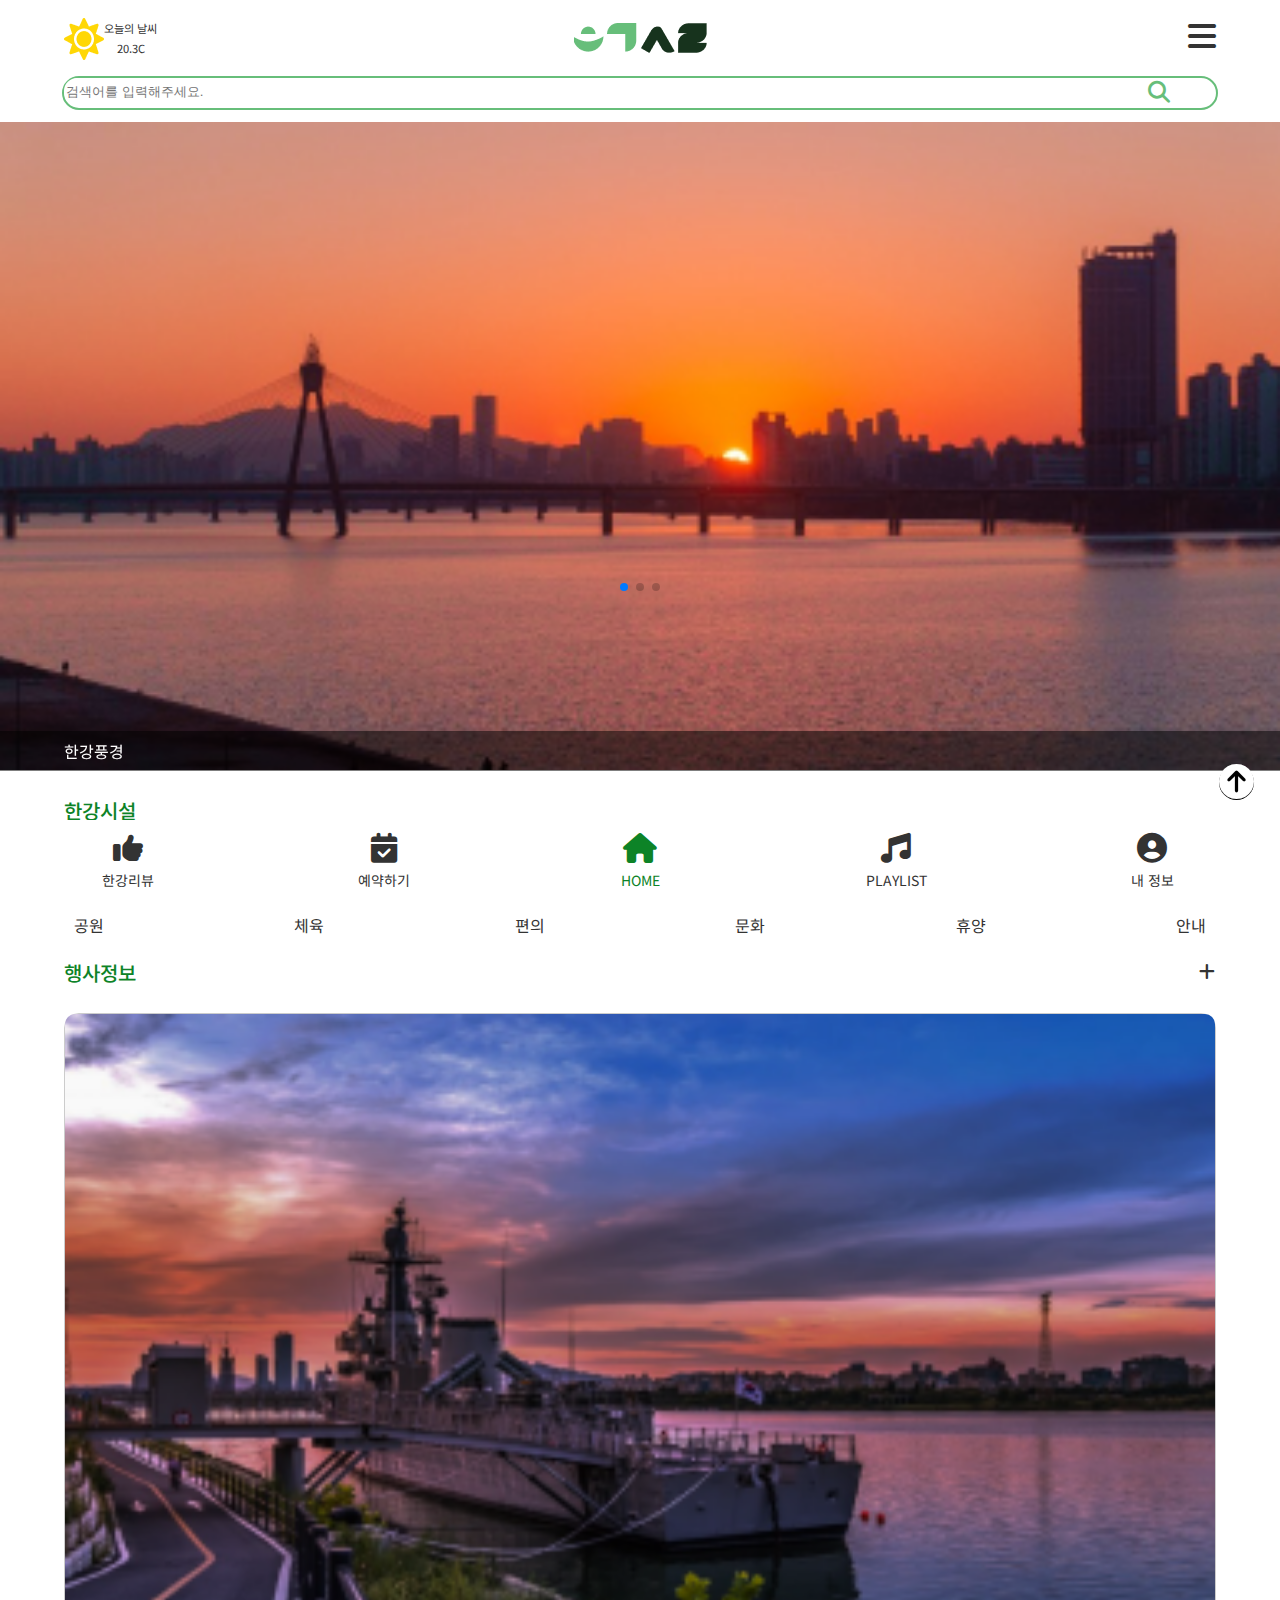
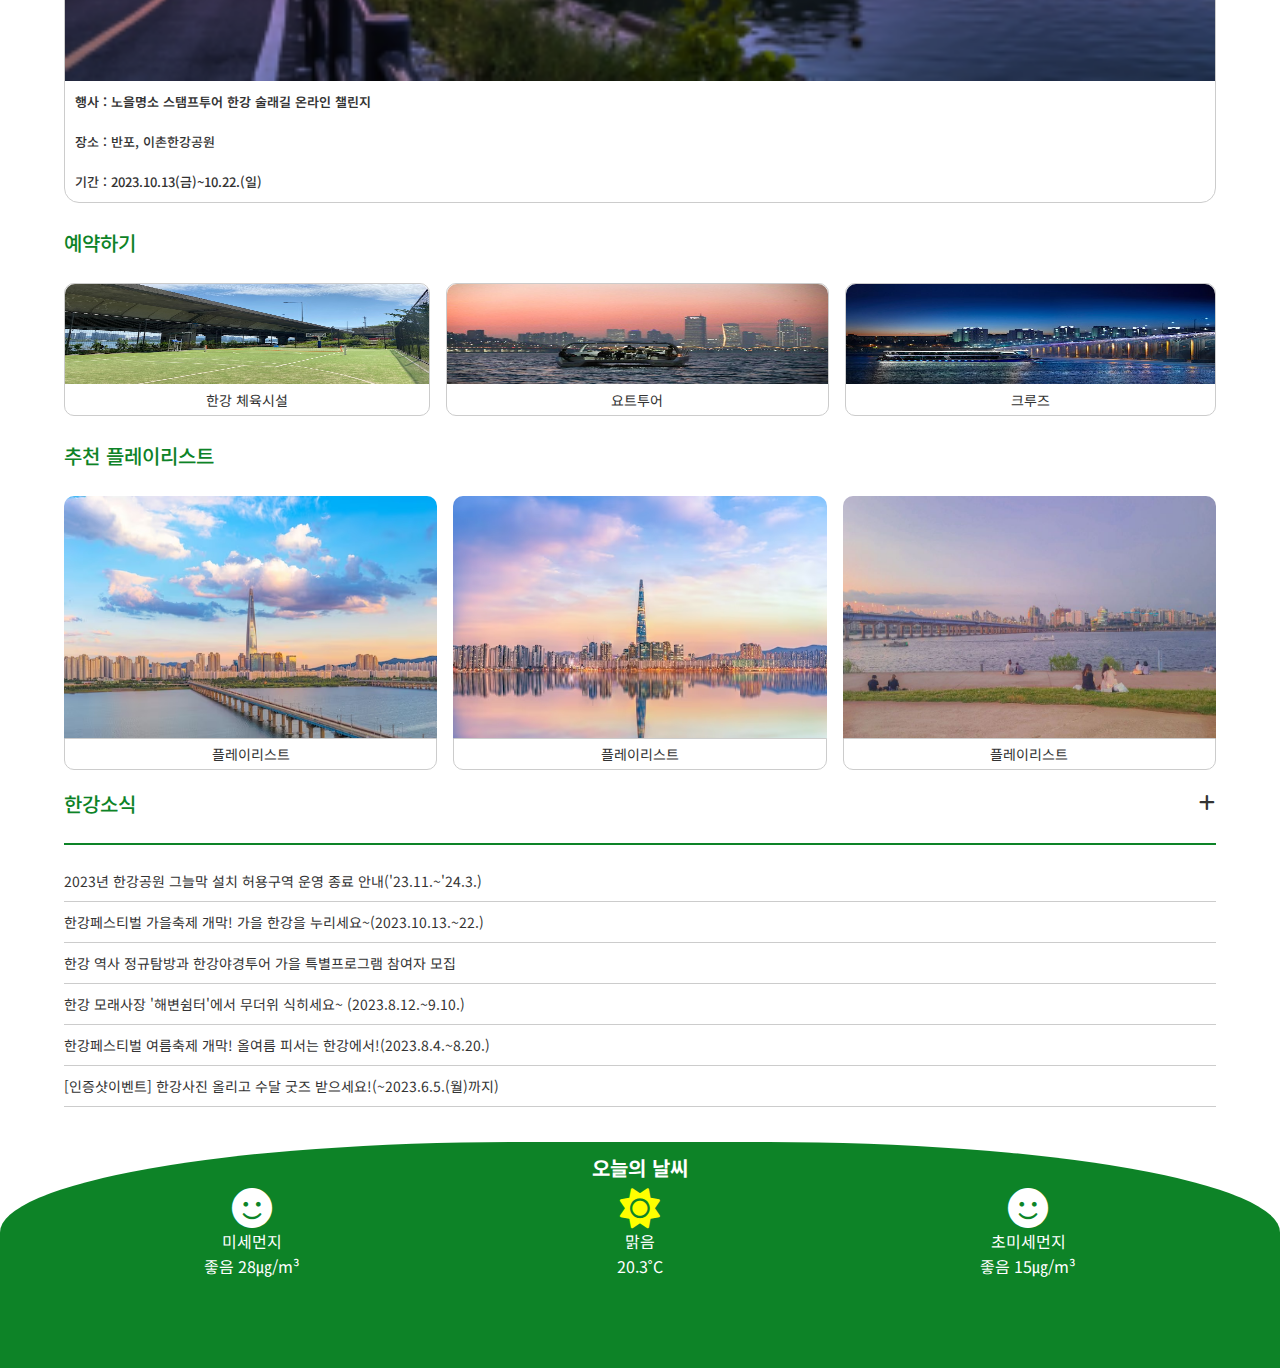
<file: pj2/mobile/m_index.html>
<!DOCTYPE html>
<html lang="ko">
<head>
  <meta charset="UTF-8">
  <meta name="viewport" content="width=device-width, initial-scale=1.0">
  <title>메인페이지</title>
  <link rel="shortcut icon" href="img/favicon.ico" type="image/x-icon">
  <link rel="stylesheet" href="css/reset.css" type="text/css">
  <link rel="stylesheet" href="css/m_layer.css" type="text/css">
  <link rel="stylesheet" href="css/common.css" type="text/css">
  <link rel="stylesheet" href="css/m_layout.css" type="text/css">
  <link rel="stylesheet" href="css/m_main.css" type="text/css">
  <link rel="stylesheet" href="css/swiper.css" type="text/css">
  <link rel="stylesheet" href="https://cdnjs.cloudflare.com/ajax/libs/font-awesome/6.4.2/css/all.min.css" type="text/css">
  <link rel="stylesheet" href="https://fonts.googleapis.com/icon?family=Material+Icons">
  <script src="script/swiper.js"></script>
</head>
<body>
  <!--헤더영역-->
  <header>
    <div class="top">
      <h1><a href="m_index.html" title="메인페이지 이동"><img src="img/logo.png" alt="상단로고"></a></h1>
      <div class="h_weather">
        <img src="img/sunny.png" alt="써니">     
        <div class="w_text">
          <p class="w01">오늘의 날씨</p>
          <p class="w02">20.3C</p>
        </div>
      </div>
    </div>
    <div class="m_search">
      <input type="text" placeholder="검색어를 입력해주세요." maxlength="15">
      <a href="#" title="검색"><i class="fas fa-search"></i></a>
    </div>  
    <input type="checkbox" id="toggle">
    <label for="toggle" class="menu">
      <i class="fas fa-bars"></i>
    </label>
    <nav class="gnb">
        <label for="toggle" class="close">
          <i class="fas fa-close"></i>
        </label>
        <ul>
          <li>
            <a href="mlogin.html" title="내정보" class="myin">
              <i class="fas fa-circle-user"></i></a>
              <p>Name</p>
          </li>
          <li><a href="m_river.html" title="한강공원"><i class="fas fa-location-dot"></i>한강공원</a></li>
          <li><a href="#" title="편의시설"><i class="fas fa-location-dot"></i>편의시설</a></li>
          <li><a href="#" title="행사축제"><i class="fas fa-location-dot"></i>행사/축제</a></li>
          <li><a href="#" title="생태"><i class="fas fa-location-dot"></i>생태</a></li>
          <li><a href="#" title="리뷰게시판"><i class="fas fa-rectangle-list"></i>리뷰게시판</a></li>
          <li><a href="#" title="플레이리스트"><i class="fas fa-music"></i>플레이리스트</a></li>
          <li><a href="#" title="공지사항"><i class="fas fa-scroll"></i>공지사항</a></li>
          <li><a href="#" title="설정"><i class="fas fa-gear"></i>설정</a></li>
        </ul>
    </nav>

    <!--네비하단-->
    <nav class="f_tab_mnu">
      <ul>
          <li>
              <a href="riview.html" title="한강리뷰">
                  <span class="fas fa-thumbs-up t_mnu_icon"></span><span>한강리뷰</span>
              </a>
          </li>
          <li>
              <a href="reservation.html" title="예약하기">
                  <span class="fas fa-calendar-check t_mnu_icon"></span><span>예약하기</span>
              </a>
          </li>
          <li>
              <a href="m_index.html" title="홈">
                  <span class="fas fa-home t_mnu_icon"></span><span>HOME</span>
              </a>
          </li>
          <li>
              <a href="playlist.html" title="플레이리스트">
                  <span class="fas fa-music t_mnu_icon"></span><span>PLAYLIST</span>
              </a>
          </li>
          <li>
              <a href="mypage.html" title="내 정보">
                  <span class="fas fa-user-circle t_mnu_icon"></span><span>내 정보</span>
              </a>
          </li>
      </ul>
  </nav>
  </header>

  <!--메인영역-->
  <main>
    <article class="slide">
      <h2>메인슬라이드</h2>
      <div class="swiper mySwiper banner">
          <div class="swiper-wrapper">
            <div class="swiper-slide">
              <a href="#" title="배너1"><img src="img/banner.png" alt="배너1"></a>
              <p>한강풍경</p>
            </div>
            <div class="swiper-slide">
              <a href="#" title="배너2"><img src="img/banner2.png" alt="배너2"></a>
              <p>한강풍경</p>
            </div>
            <div class="swiper-slide">
              <a href="#" title="배너3"><img src="img/banner3.png" alt="배너3"></a>
              <p>한강풍경</p>
            </div>
          </div>
        <div class="swiper-pagination"></div>
      </div>
    </article>

    <article class="c1">
      <div class="c1_wrap"> 
        <h2>한강시설</h2>
        <ul>
          <li>
            <a href="m_river.html" title="공원페이지 바로가기"><img src="img/h_but1.png" alt="공원이미지"><span>공원</span></a>
          </li>
          <li>
            <a href="#" title="체육페이지 바로가기"><img src="img/h_but2.png" alt="체육이미지"><span>체육</span></a>
          </li>
          <li>
            <a href="#" title="편의페이지 바로가기"><img src="img/h_but3.png" alt="편의이미지"><span>편의</span></a>
          </li>
          <li>
            <a href="#" title="문화페이지 바로가기"><img src="img/h_but4.png" alt="문화이미지"><span>문화</span></a>
          </li>
          <li>
            <a href="#" title="휴양페이지 바로가기"><img src="img/h_but5.png" alt="휴양이미지"><span>휴양</span></a>
          </li>
          <li>
            <a href="#" title="안내페이지 바로가기"><img src="img/h_but6.png" alt="안내이미지"><span>안내</span></a>
          </li>
        </ul>
      </div>
  </article>

  <article class="c2">
    <h2>행사정보</h2>
    <div class="swiper mySwiper festi">
        <div class="swiper-wrapper">
          <div class="swiper-slide">
            <div class="f_box">            
              <a href="#" title="배너1"><img src="img/mc2_img1.png" alt="배너1"></a>
              <div class="cap">
              <p>
                행사 : 노을명소 스탬프투어 한강 술래길 온라인 챌린지
              </p>
              <p>장소 : 반포, 이촌한강공원</p>
              <p>기간 : 2023.10.13(금)~10.22.(일)</p>
            </div>
          </div>
          </div>
          <div class="swiper-slide">
            <div class="f_box">            
              <a href="#" title="배너1"><img src="img/mc2_img2.png" alt="배너1"></a>
              <div class="cap">
              <p>
                행사 :2023 차 없는 잠수교 뚜벅뚜벅 축제 
              </p>
              <p>장소 : 잠수교 30~31 경간, 달빛광장 일대</p>
              <p>기간 : 2023-09-03(일) ~ 2023-11-12(일)</p>
            </div>
          </div>
          </div>
          <div class="swiper-slide">
            <div class="f_box">            
              <a href="#" title="배너1"><img src="img/mc2_img3.png" alt="배너1"></a>
              <div class="cap">
              <p>
                행사 : 2023 책 읽는 한강공원 10월 행사
              </p>
              <p>장소 : 여의도(멀티플라자)·뚝섬한강공원(자벌레 앞 잔디광장)</p>
              <p>기간 : 2023. 9. 2.(토)~10.28.(토)</p>
            </div>
          </div>
          </div>
          <div class="swiper-slide">
            <div class="f_box">            
              <a href="#" title="배너1"><img src="img/mc2_img4.png" alt="배너1"></a>
              <div class="cap">
              <p>
                행사 : 광진교8번가 11월 행사
              </p>
              <p>장소 : 광진교 8번째 교각 하부</p>
              <p>기간 : 2023-11-01(수) ~ 2023-11-30(목)</p>
            </div>
          </div>
        </div>
    </div>
    </div>
    <a href="#" title="행사 더보기">
      <i class="fas fa-plus"></i>
    </a>
  </article>

  <article class="c3">
    <h2>예약하기</h2>
    <div class="rv">
      <div class="c3r_01">
        <a href="#" title="체육시설"><img src="img/reserv01.jpg" alt="체육시설이미지"></a>
        <p>한강 체육시설</p>
      </div>
        <div class="c3r_02">
          <a href="#" title="요트">
            <img src="img/reserv02.jpg" alt="요트이미지">
          </a>
          <p>요트투어</p>
        </div>
        <div class="c3r_03">
          <a href="#" title="크루즈"><img src="img/reserv03.jpg" alt="크루즈이미지"></a>
          <p>크루즈</p>
      </div>
      </div>
  </article>

  <article class="c4">
    <h2>추천 플레이리스트</h2>
    <div class="pl">
      <div class="hp">
        <a href="https://www.youtube.com/embed/UW5mgZBl9G8?si=u5m3Ie7lWVm51DT3" title="플리1"><img src="img/playlist01.jpg" alt="플레이리스트"></a>
        <p>플레이리스트</p>
      </div>
      <div class="hp">
        <a href="https://www.youtube.com/embed/Yn-NIBfI8u0?si=C7iboc_XGZpADv0t" title="플리2"><img src="img/playlist02.jpg" alt="플레이리스트2"></a>
        <p>플레이리스트</p>
      </div>
      <div class="hp">
        <a href="#" title="플리3"><img src="img/playlist03.jpg" alt="플레이리스트3"></a>
        <p>플레이리스트</p>
      </div>
      </div>
  </article>

  <article class="c5">
    <h2>한강소식</h2>
    <ul>
      <li>
        <a href="#" title="소식1">2023년 한강공원 그늘막 설치 허용구역 운영 종료 안내('23.11.~'24.3.)</a>
      </li>
      <li>
        <a href="#" title="소식2">한강페스티벌 가을축제 개막! 가을 한강을 누리세요~(2023.10.13.~22.)</a>
      </li>
      <li>
        <a href="#" title="소식3">한강 역사 정규탐방과 한강야경투어 가을 특별프로그램 참여자 모집</a>
      </li>
      <li>
        <a href="#" title="소식3">한강 모래사장 '해변쉼터'에서 무더위 식히세요~ (2023.8.12.~9.10.)</a>
      </li>
      <li>
        <a href="#" title="소식5">한강페스티벌 여름축제 개막! 올여름 피서는 한강에서!(2023.8.4.~8.20.)</a>
      </li>
      <li>
        <a href="#" title="소식6">[인증샷이벤트] 한강사진 올리고 수달 굿즈 받으세요!(~2023.6.5.(월)까지)</a>
      </li>
    </ul>
    <a href="#" title="소식 더보기">
      <i class="fas fa-plus"></i>
    </a>
  </article>

  <article class="c6">
    <h2>하이</h2>
    <div class="c6_we">
      <h3>오늘의 날씨</h3>
      <div class="c6_01">
        <i class="fas fa-smile"></i>
        <p>미세먼지</p>
        <p>좋음 28&#x338D;/m&#x00B3;</p>
      </div>
      <div class="c6_02">
        <i class="fas fa-sun"></i>
        <p>맑음</p>
        <p>20.3&#x02DA;C</p>
      </div>
      <div class="c6_03">
        <i class="fas fa-smile"></i>
        <p>초미세먼지</p>
        <p>좋음 15&#x338D;/m&#x00B3;</p>
      </div>
    </div>
  </article>

  
  </main>

  <!--푸터영역-->
  <footer>
    <a href="#" title="탑버튼"><i class="fas fa-circle-arrow-up"></i></a>
  </footer>
  <script src="script/swiper.js"></script>
    <script>
      var swiper = new Swiper(".mySwiper.banner", {
        spaceBetween:0,
        effect:"fade",
        centerSlide:true,
        autoplay:{
          delay:2500,
          disableOnInteraction:false,
        },
        pagination:{
          el:".swiper-pagination",
          clickable:true,
        }
      });
    </script>
        <script>
          var swiper = new Swiper(".mySwiper.festi", {
            spaceBetween:0,
            effect:"fade",
            centerSlide:true,
            autoplay:{
              delay:2500,
              disableOnInteraction:false,
            },
            navigation: {
              nextEl: ".swiper-button-next",
              prevEl: ".swiper-button-prev",
            }
          });
        </script>
</body>
</html>
</file>
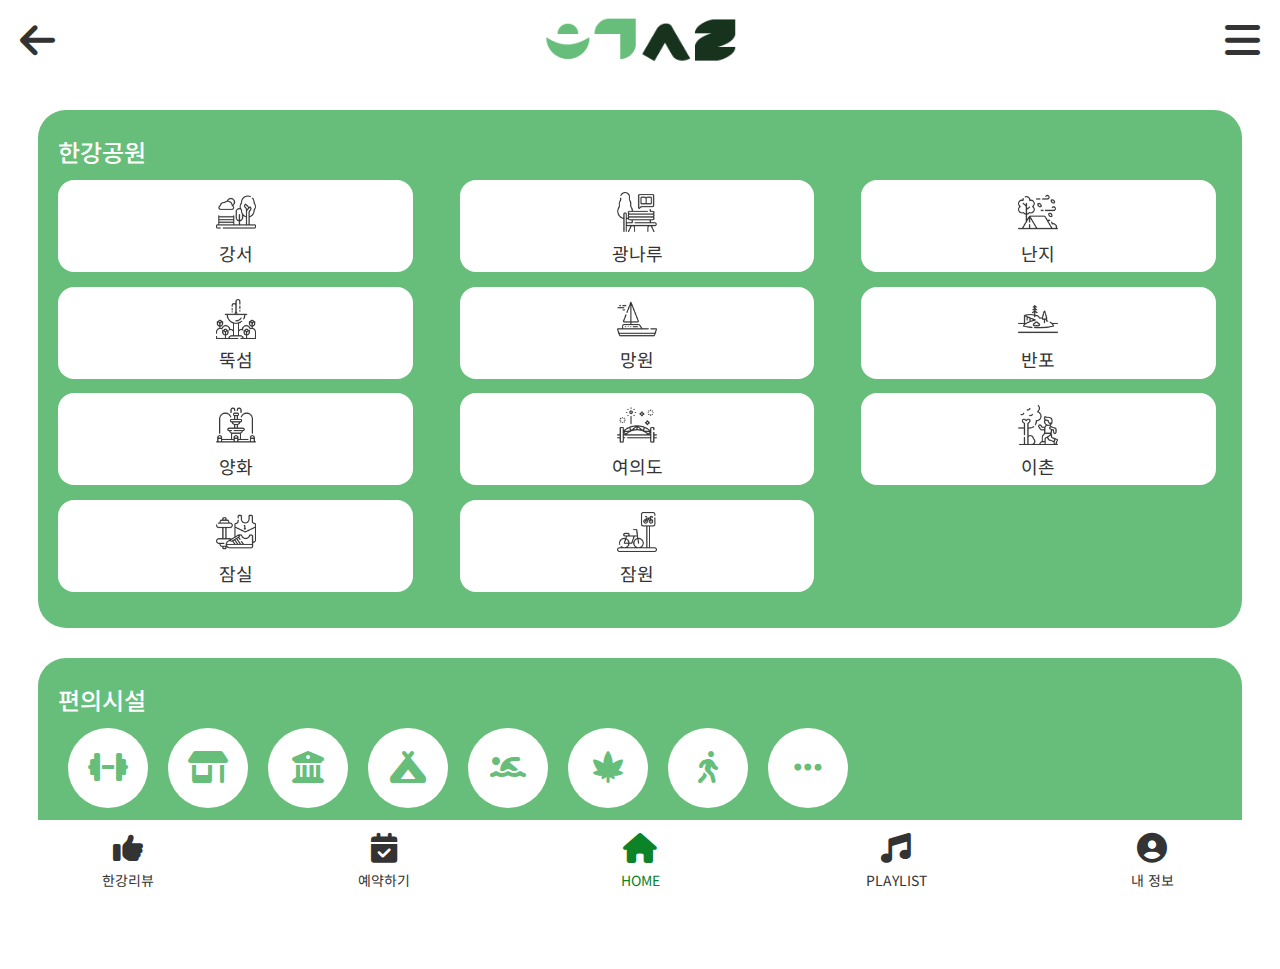
<file: pj2/mobile/m_river.html>
<!DOCTYPE html>
<html lang="ko">
    <head>
        <meta charset="utf-8">
        <meta name="viewport" content="width=device-width, initial-scale=1.0">
        <title>한강공원</title>
        <link rel="shortcut icon" href="img/favicon.ico" type="image/x-icon">
        <!--1. 여백초기화-->
        <link href="./css/reset.css" rel="stylesheet" type="text/css">
        <!--2. 공통서식-->
        <link href="./css/common.css" rel="stylesheet" type="text/css">
        <!--3. 레이아웃-->
        <link href="./css/m_layout.css" rel="stylesheet" type="text/css">
        <!--4. 서브페이지 서식-->
        <link href="./css/m_river.css" rel="stylesheet" type="text/css">
        <!--5. 아이콘폰트 주소-->
        <link rel="stylesheet" href="https://cdnjs.cloudflare.com/ajax/libs/font-awesome/6.4.2/css/all.min.css">

        <link rel="stylesheet" href="css/sublayer2.css" type="text/css">
        <!-- 슬라이드 서식 -->
        <link href="./css/swiper.css" rel="stylesheet" type="text/css">

        <!-- swiper제이쿼리 스크립트 연결하기 -->
        <script src="./script/swiper.js"></script>

    </head>
    <body>
        <!--상단헤더영역-->
        <header>
            <div class="t_mnu_wrap">
                <h1>
                    <a href="m_index.html" title="메인페이지 바로가기">
                        <img src="./img/logo2_color.png" alt="한강술래 로고">
                    </a>
                </h1>
                <a href="m_index.html" title="뒤로가기">
                    <span class="fas fa-arrow-left"></span>
                </a>
                <input type="checkbox" id="toggle">
                <label for="toggle" class="t_mnu_btn">
                  <i class="fas fa-bars"></i>
                </label>
                <nav class="gnb">
                    <label for="toggle" class="close">
                      <i class="fas fa-close"></i>
                    </label>
                    <ul>
                      <li>
                        <a href="mlogin.html" title="내정보" class="myin">
                          <i class="fas fa-circle-user"></i></a>
                          <p>Name</p>
                      </li>
                      <li><a href="m_river.html" title="한강공원"><i class="fas fa-location-dot"></i>한강공원</a></li>
                      <li><a href="m_river.html" title="편의시설"><i class="fas fa-location-dot"></i>편의시설</a></li>
                      <li><a href="#" title="행사축제"><i class="fas fa-location-dot"></i>행사/축제</a></li>
                      <li><a href="#" title="생태"><i class="fas fa-location-dot"></i>생태</a></li>
                      <li><a href="#" title="리뷰게시판"><i class="fas fa-rectangle-list"></i>리뷰게시판</a></li>
                      <li><a href="#" title="플레이리스트"><i class="fas fa-music"></i>플레이리스트</a></li>
                      <li><a href="#" title="공지사항"><i class="fas fa-scroll"></i>공지사항</a></li>
                      <li><a href="#" title="설정"><i class="fas fa-gear"></i>설정</a></li>
                    </ul>
                </nav>
            </div>
            <!--상단 내비게이션 서식-->


            <!--하단 내비게이션 서식-->
            <nav class="f_tab_mnu">
                <ul>
                    <li>
                        <a href="riview.html" title="한강리뷰">
                            <span class="fas fa-thumbs-up t_mnu_icon"></span><span>한강리뷰</span>
                        </a>
                    </li>
                    <li>
                        <a href="reservation.html" title="예약하기">
                            <span class="fas fa-calendar-check t_mnu_icon"></span><span>예약하기</span>
                        </a>
                    </li>
                    <li>
                        <a href="m_index.html" title="홈">
                            <span class="fas fa-home t_mnu_icon"></span><span>HOME</span>
                        </a>
                    </li>
                    <li>
                        <a href="playlist.html" title="플레이리스트">
                            <span class="fas fa-music t_mnu_icon"></span><span>PLAYLIST</span>
                        </a>
                    </li>
                    <li>
                        <a href="mlogin.html" title="내 정보">
                            <span class="fas fa-user-circle t_mnu_icon"></span><span>내 정보</span>
                        </a>
                    </li>
                </ul>
            </nav>
        </header>

        <!--메인콘텐츠영역-->
        <main>
            <article class="r_box01">
                <h2>한강공원</h2>
                <ul class="m_river_list">
                    <li>
                        <a href="m_river01.html" title="강서한강공원">
                            <span class="r_li_icon01"></span><span>강서</span>
                        </a>
                    </li>
                    <li>
                        <a href="m_river02.html" title="광나루한강공원">
                            <span class="r_li_icon02"></span><span>광나루</span>
                        </a>
                    </li>
                    <li>
                        <a href="m_river03.html" title="난지한강공원">
                            <span class="r_li_icon03"></span><span>난지</span>
                        </a>
                    </li>
                    <li>
                        <a href="m_river04.html" title="뚝섬한강공원">
                            <span class="r_li_icon04"></span><span>뚝섬</span>
                        </a>
                    </li>
                    <li>
                        <a href="m_river05.html" title="망원한강공원">
                            <span class="r_li_icon05"></span><span>망원</span>
                        </a>
                    </li>
                    <li>
                        <a href="m_river06.html" title="반포한강공원">
                            <span class="r_li_icon06"></span><span>반포</span>
                        </a>
                    </li>
                    <li>
                        <a href="m_river07.html" title="양화한강공원">
                            <span class="r_li_icon07"></span><span>양화</span>
                        </a>
                    </li>
                    <li>
                        <a href="m_river08.html" title="여의도한강공원">
                            <span class="r_li_icon08"></span><span>여의도</span>
                        </a>
                    </li>
                    <li>
                        <a href="m_river09.html" title="이촌한강공원">
                            <span class="r_li_icon09"></span><span>이촌</span>
                        </a>
                    </li>
                    <li>
                        <a href="m_river10.html" title="잠실한강공원">
                            <span class="r_li_icon10"></span><span>잠실</span>
                        </a>
                    </li>
                    <li>
                        <a href="m_river11.html" title="잠원한강공원">
                            <span class="r_li_icon11"></span><span>잠원</span>
                        </a>
                    </li>
                </ul>
            </article>
            <article class="r_box02">
                <h2>편의시설</h2>
                <ul class="m_convenient_list">
                    <li>
                        <a href="m_convenient01.html" title="체육시설">
                            <div class="circle"><span class="fas fa-dumbbell"></span></div><span>체육</span>
                        </a>
                    </li>
                    <li>
                        <a href="m_convenient02.html" title="편의시설">
                            <div class="circle"><span class="fas fa-store-alt"></span></div><span>편의</span>
                        </a>
                    </li>
                    <li>
                        <a href="m_convenient03.html" title="문화시설">
                            <div class="circle"><span class="fas fa-university"></span></div><span>문화</span>
                        </a>
                    </li>
                    <li>
                        <a href="m_convenient01.html" title="휴양&middot;여가시설">
                            <div class="circle"><span class="fas fa-campground"></span></div><span>휴양&middot;여가</span>
                        </a>
                    </li>
                    <li>
                        <a href="m_convenient01.html" title="수상이용시설">
                            <div class="circle"><span class="fas fa-swimmer"></span></div><span>수상</span>
                        </a>
                    </li>
                    <li>
                        <a href="m_convenient01.html" title="자연&middot;학습시설">
                            <div class="circle"><span class="fas fa-cannabis"></span></div><span>자연&middot;학습</span>
                        </a>
                    </li>
                    <li>
                        <a href="m_convenient01.html" title="공원접근시설">
                            <div class="circle"><span class="fas fa-walking"></span></div><span>공원접근</span>
                        </a>
                    </li>
                    <li>
                        <a href="m_convenient01.html" title="기타시설">
                            <div class="circle"><span class="fas fa-ellipsis-h"></span></div><span>기타</span>
                        </a>
                    </li>
                </ul>
            </article>
        </main>

        <!--하단푸터영역-->
        <footer></footer>
    </body>
</html>
</file>
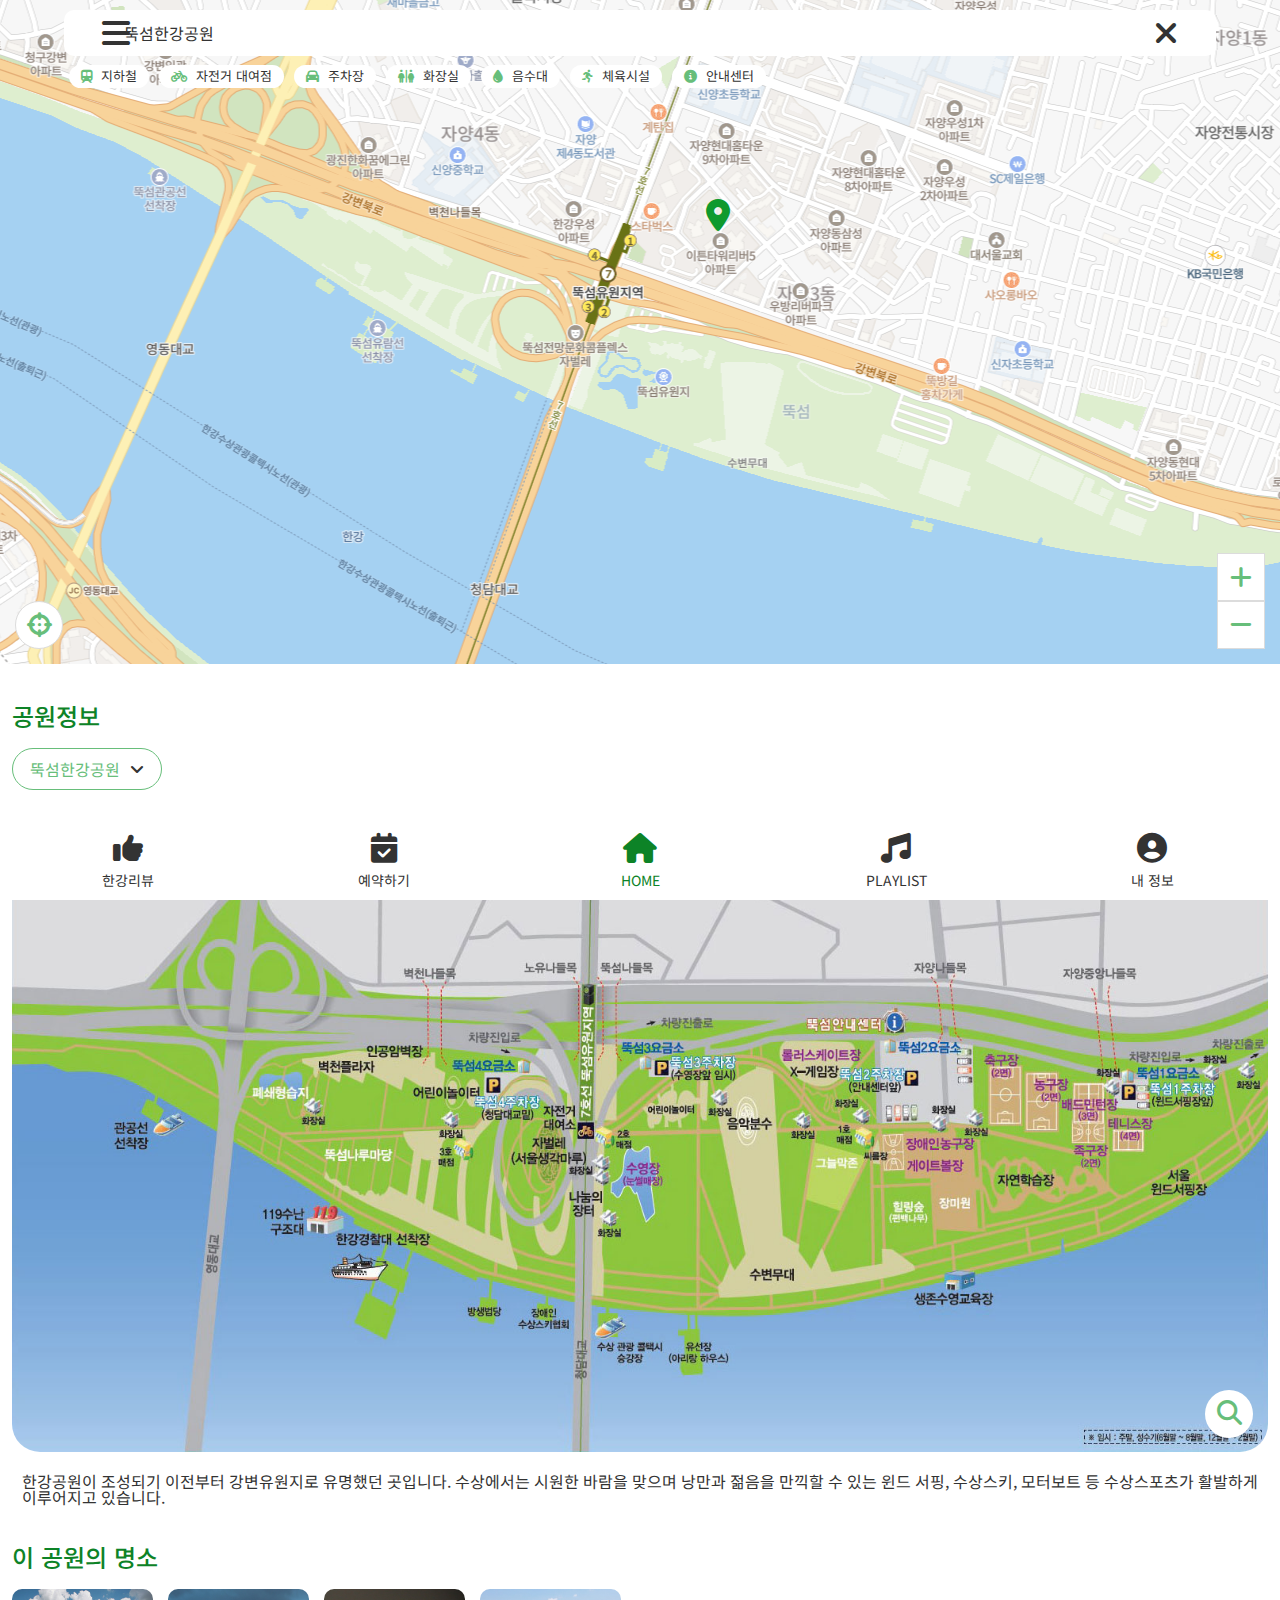
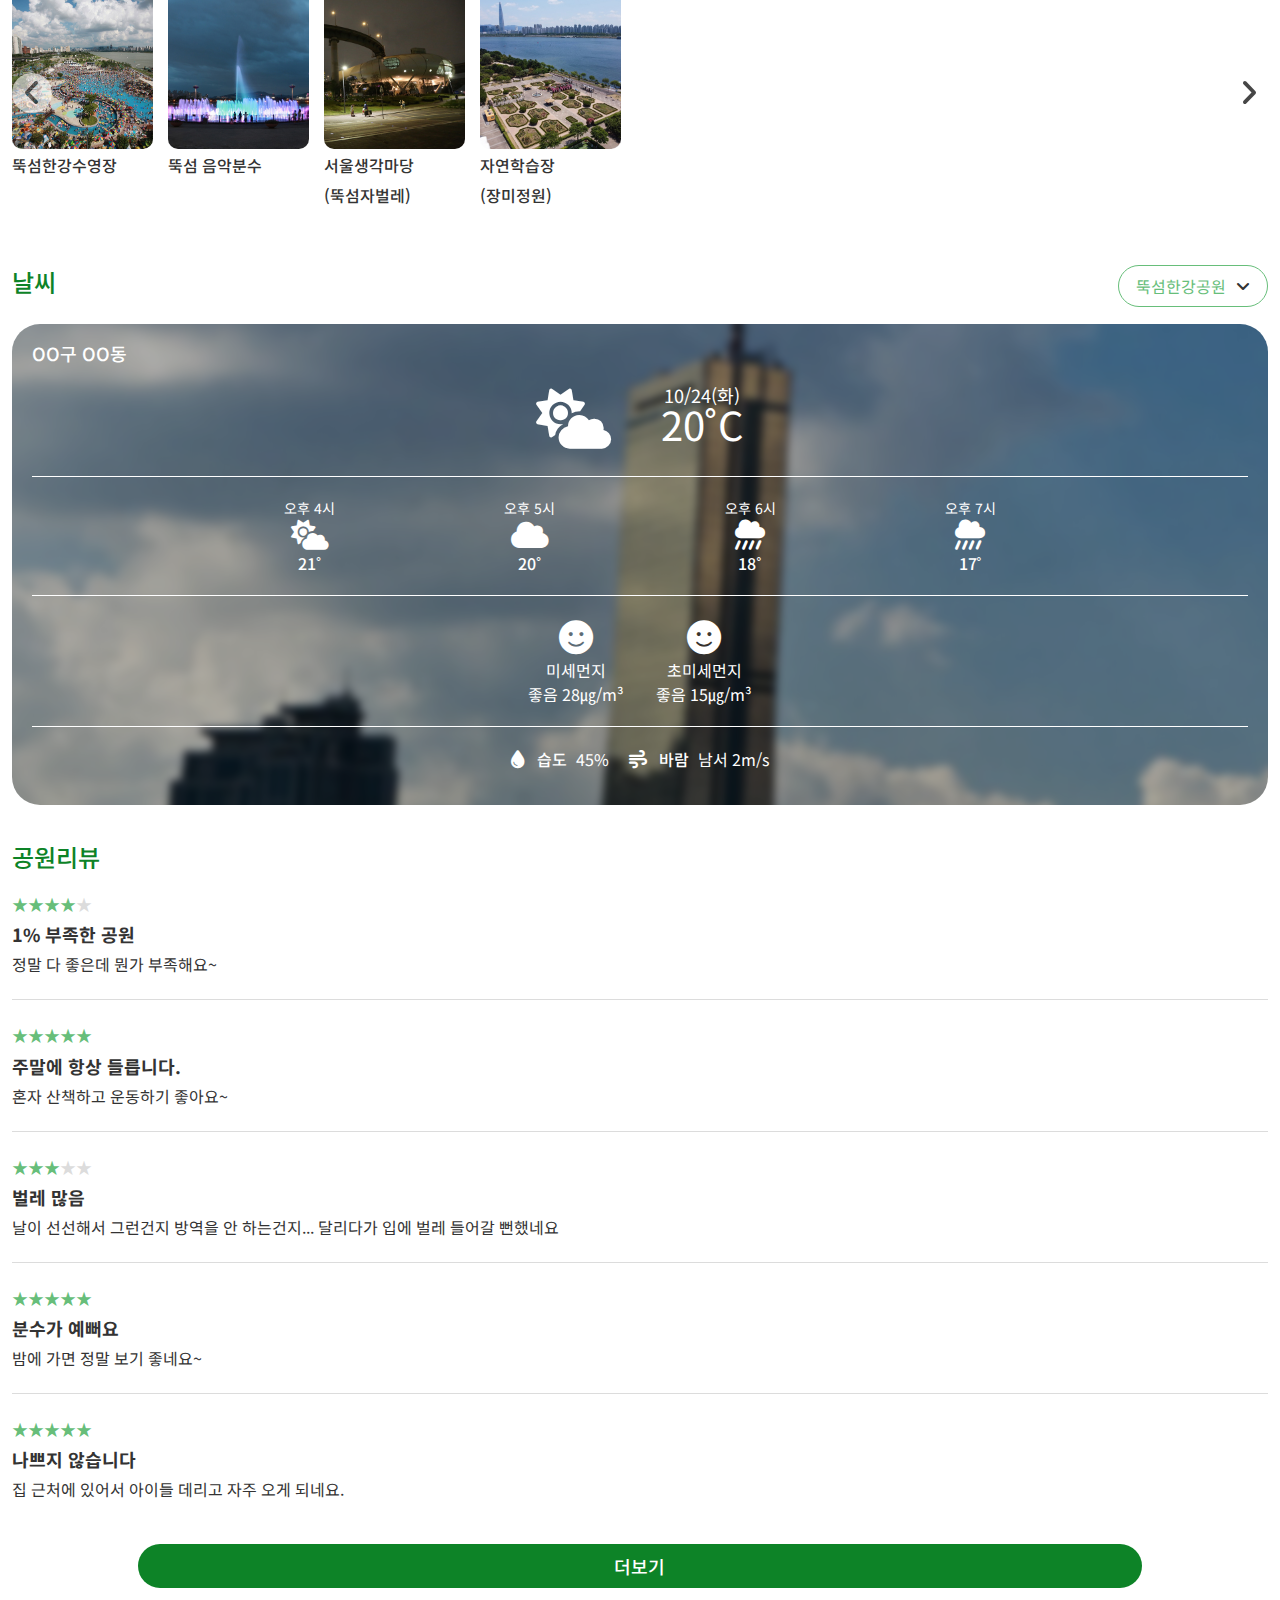
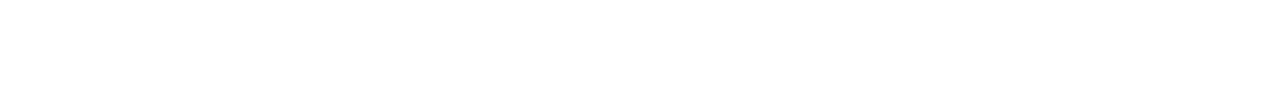
<file: pj2/mobile/m_river04.html>
<!DOCTYPE html>
<html lang="ko">
<head>
    <meta charset="UTF-8">
    <meta name="viewport" content="width=device-width, initial-scale=1.0">
    <title>뚝섬한강공원 정보</title>
    <link rel="shortcut icon" href="img/favicon.ico" type="image/x-icon">
    <!--1. 여백초기화-->
    <link href="./css/reset.css" rel="stylesheet" type="text/css">
    <!--2. 공통서식-->
    <link href="./css/common1.css" rel="stylesheet" type="text/css">
    <!--3. 레이아웃-->
    <link href="./css/m_layout1.css" rel="stylesheet" type="text/css">
    <!--4. 서브페이지 서식-->
    <link href="./css/m_river04.css" rel="stylesheet" type="text/css">
    <link rel="stylesheet" href="css/sublayer.css" type="text/css">
    <!--5. 아이콘폰트 주소--> 
    <link rel="stylesheet" href="https://cdnjs.cloudflare.com/ajax/libs/font-awesome/6.4.2/css/all.min.css">


</head>
<body>
    <!--상단헤더영역-->
    <header>
        <!--하단 내비게이션 서식-->
        <nav class="f_tab_mnu">
            <ul>
                <li>
                    <a href="riview.html" title="한강리뷰">
                        <span class="fas fa-thumbs-up t_mnu_icon"></span><span>한강리뷰</span>
                    </a>
                </li>
                <li>
                    <a href="reservation.html" title="예약하기">
                        <span class="fas fa-calendar-check t_mnu_icon"></span><span>예약하기</span>
                    </a>
                </li>
                <li>
                    <a href="m_index.html" title="홈">
                        <span class="fas fa-home t_mnu_icon"></span><span>HOME</span>
                    </a>
                </li>
                <li>
                    <a href="playlist.html" title="플레이리스트">
                        <span class="fas fa-music t_mnu_icon"></span><span>PLAYLIST</span>
                    </a>
                </li>
                <li>
                    <a href="mlogin.html" title="내 정보">
                        <span class="fas fa-user-circle t_mnu_icon"></span><span>내 정보</span>
                    </a>
                </li>
            </ul>
        </nav>
    </header>
    <!--메인콘텐츠영역-->
    <main>
        <div class="map_wrap">
            <!--검색창-->
            <div>            
                <input type="checkbox" id="toggle">
                <label for="toggle" class="t_mnu_btn">
                  <i class="fas fa-bars"></i>
                </label>
                <nav class="gnb">
                    <label for="toggle" class="close">
                      <i class="fas fa-close"></i>
                    </label>
                    <ul>
                      <li>
                        <a href="mlogin.html" title="내정보" class="myin">
                          <i class="fas fa-circle-user"></i></a>
                          <p>Name</p>
                      </li>
                      <li><a href="m_river.html" title="한강공원"><i class="fas fa-location-dot"></i>한강공원</a></li>
                      <li><a href="m_river.html" title="편의시설"><i class="fas fa-location-dot"></i>편의시설</a></li>
                      <li><a href="#" title="행사축제"><i class="fas fa-location-dot"></i>행사/축제</a></li>
                      <li><a href="#" title="생태"><i class="fas fa-location-dot"></i>생태</a></li>
                      <li><a href="#" title="리뷰게시판"><i class="fas fa-rectangle-list"></i>리뷰게시판</a></li>
                      <li><a href="#" title="플레이리스트"><i class="fas fa-music"></i>플레이리스트</a></li>
                      <li><a href="#" title="공지사항"><i class="fas fa-scroll"></i>공지사항</a></li>
                      <li><a href="#" title="설정"><i class="fas fa-gear"></i>설정</a></li>
                    </ul>
                </nav>
                <a href="#" title="편의시설 검색 페이지로 이동" class="m_search"><span class="r_name">뚝섬한강공원</span></a>
                <a href="#" title="검색어 지우기" class="m_back_btn"><span class="fas fa-close"></span></a>
                <!--<a href="#" title="길찾기 페이지로 이동"><span class="fas fa-location-arrow"></span><span>길찾기</span></a>-->
            </div>
            <!--검색창 아래 버튼-->
            <nav class="m_nav">
                <input type="checkbox" id="select01">
                <input type="checkbox" id="select02">
                <input type="checkbox" id="select03">
                <input type="checkbox" id="select04">
                <input type="checkbox" id="select05">
                <input type="checkbox" id="select06">
                <input type="checkbox" id="select07">
            <ul class="check_wrap">
                <li class="check_li c_li1">
                    <label for="select01">
                        <span class="fas fa-subway"></span>
                        <span>지하철</span>
                    </label>
                </li>
                <li class="check_li c_li2">
                    <label for="select02">
                        <span class="fas fa-bicycle"></span>
                        <span>자전거 대여점</span>
                    </label>
                </li>
                <li class="check_li c_li3">
                    <label for="select03">
                        <span class="fas fa-car"></span>
                        <span>주차장</span>
                    </label>
                </li>
                <li class="check_li c_li4">
                    <label for="select04">
                        <span class="fas fa-restroom"></span>
                        <span>화장실</span>
                    </label>
                </li>
                <li class="check_li c_li5">
                    <label for="select05">
                        <span class="fas fa-tint"></span>
                        <span>음수대</span>
                    </label>
                </li>
                <li class="check_li c_li6">
                    <label for="select06">
                        <span class="fas fa-running"></span>
                        <span>체육시설</span>
                    </label>
                </li>
                <li class="check_li c_li7">
                    <label for="select07">
                        <span class="fas fa-info-circle"></span>
                        <span>안내센터</span>
                    </label>
                </li>
            </ul>
            </nav>
            <!--지도 위 버튼-->
            <span class="fas fa-map-marker-alt"></span>
            <input type="checkbox" id="map_pin">
            <label for="map_pin" class="map_btn01">
                <span class="fas fa-crosshairs"></span>
            </label>
            <input type="checkbox" id="map_plus">
            <label for="map_plus" class="map_btn02">
                <span class="fas fa-plus"></span>
            </label>
            <input type="checkbox" id="map_minus">
            <label for="map_minus" class="map_btn03">
                <span class="fas fa-minus"></span>
            </label>
        </div>
        <!--공원정보서식-->
        <article class="m_river04_info">
            <h2>공원정보</h2>
            <input type="checkbox" id="select_list1">
            <label for="select_list1">
                <span class="m_river_select">
                    <span class="m_river_selected">
                        <span class="r_river_select04">뚝섬한강공원</span>
                        <span class="fas fa-angle-down"></span>
                        <span class="fas fa-angle-up"></span>
                    </span>
                </span>
            </label>
            <ul>
                <li class="m_river_option">강서한강공원</li>
                <li class="m_river_option">광나루한강공원</li>
                <li class="m_river_option">난지한강공원</li>
                <li class="m_river_option select">뚝섬한강공원</li>
                <li class="m_river_option">망원한강공원</li>
                <li class="m_river_option">반포한강공원</li>
                <li class="m_river_option">양화한강공원</li>
                <li class="m_river_option">여의도한강공원</li>
                <li class="m_river_option">이촌한강공원</li>
                <li class="m_river_option">잠실한강공원</li>
                <li class="m_river_option">잠원한강공원</li>
            </ul>
            <div class="m_map">
                <img src="./img/map_img4-1.jpg" alt="뚝섬한강공원 지도">
                <a href="#" title="자세히 보기"><span class="fas fa-magnifying-glass"></span></a>
            </div>
            <span>
                한강공원이 조성되기 이전부터 강변유원지로 유명했던 곳입니다. 수상에서는 시원한 바람을 맞으며 낭만과 젊음을 만끽할 수 있는 윈드 서핑, 수상스키, 모터보트 등 수상스포츠가 활발하게 이루어지고 있습니다.
            </span>
        </article>
        <article>
            <h2>이 공원의 명소</h2>
            <input type="radio" name="b_btn" id="b_btn01" checked>
            <input type="radio" name="b_btn" id="b_btn02">
            <div class="best_wrap">
                <ul>
                    <li>
                        <a href="#" title="뚝섬한강수영장">
                            <img src="./img/m_river04_best_img_4-1.jpg" alt="뚝섬한강수영장 이미지">
                            <span>뚝섬한강수영장</span>
                        </a>
                    </li>
                    <li>
                        <a href="#" title="뚝섬 음악분수">
                            <img src="./img/m_river04_best_img_4-2.jpg" alt="뚝섬 음악분수 이미지">
                            <span>뚝섬 음악분수</span>
                        </a>
                    </li>
                    <li>
                        <a href="#" title="서울생각마당(뚝섬자벌레)">
                            <img src="./img/m_river04_best_img_4-3.jpg" alt="서울생각마당(뚝섬자벌레) 이미지">
                            <span>서울생각마당<br>(뚝섬자벌레)</span>
                        </a>
                    </li>
                    <li>
                        <a href="#" title="자연학습장(장미정원)">
                            <img src="./img/m_river04_best_img_4-4.jpg" alt="자연학습장(장미정원) 이미지">
                            <span>자연학습장<br>(장미정원)</span>
                        </a>
                    </li>
                </ul>
                <label for="b_btn01"><span class="fas fa-angle-left"></span></label>
                <label for="b_btn02"><span class="fas fa-angle-right"></span></label>
            </div>
        </article>
        <article class="m_river04_weather">
            <h2>날씨</h2>
            <input type="checkbox" id="select_list2">
            <label for="select_list2">
                <span class="m_river_select">
                    <span class="m_river_selected">
                        <span class="r_river_select04">뚝섬한강공원</span>
                        <span class="fas fa-angle-down"></span>
                        <span class="fas fa-angle-up"></span>
                    </span>
                </span>
            </label>
            <ul>
                <li class="m_river_option">강서한강공원</li>
                <li class="m_river_option">광나루한강공원</li>
                <li class="m_river_option">난지한강공원</li>
                <li class="m_river_option select">뚝섬한강공원</li>
                <li class="m_river_option">망원한강공원</li>
                <li class="m_river_option">반포한강공원</li>
                <li class="m_river_option">양화한강공원</li>
                <li class="m_river_option">여의도한강공원</li>
                <li class="m_river_option">이촌한강공원</li>
                <li class="m_river_option">잠실한강공원</li>
                <li class="m_river_option">잠원한강공원</li>
            </ul>
            <div class="weather_4">
                <div class="w_wrap">
                    <h3>OO구 OO동</h3>
                    <ul class="w_con">
                        <li class="w_li01">
                            <ul>
                                <li><span class="fas fa-cloud-sun weather"></span></li>
                                <li>
                                    <div>
                                        <span>10/24(화)</span>
                                        <span>20&#x02DA;C</span>
                                    </div>
                                </li>
                            </ul>
                        </li>
                        <li class="w_li02">
                            <ul>
                                <li>
                                    <span>오후 4시</span>
                                    <span class="fas fa-cloud-sun"></span>
                                    <span>21&#x02DA;</span>
                                </li>
                                <li>
                                    <span>오후 5시</span>
                                    <span class="fas fa-cloud"></span>
                                    <span>20&#x02DA;</span>
                                </li>
                                <li>
                                    <span>오후 6시</span>
                                    <span class="fas fa-cloud-showers-heavy"></span>
                                    <span>18&#x02DA;</span>
                                </li>
                                <li>
                                    <span>오후 7시</span>
                                    <span class="fas fa-cloud-showers-heavy"></span>
                                    <span>17&#x02DA;</span>
                                </li>
                            </ul>
                        </li>
                        <li class="w_li03">
                            <div>
                                <span class="fas fa-smile"></span>
                                <span>미세먼지</span>
                                <span>좋음 28&#x338D;/m&#x00B3;</span>
                            </div>
                            <div>
                                <span class="fas fa-smile"></span>
                                <span>초미세먼지</span>
                                <span>좋음 15&#x338D;/m&#x00B3;</span>
                            </div>
                        </li>
                        <li class="w_li04">
                            <div>
                                <span class="fas fa-tint"></span><span>습도</span><span>45%</span>
                            </div>
                            <div>
                                <span class="fas fa-wind"></span><span>바람</span><span>남서 2m/s</span>
                            </div>
                        </li>
                    </ul>
                </div>
                <div class="w_bg">
                </div>
            </div>
        </article>
        <article class="m_review_4">
            <h2>공원리뷰</h2>
            <ul class="m_review_list04">
                <li>
                    <h3>1% 부족한 공원</h3>
                    <p><span class="star">&#x2605;&#x2605;&#x2605;&#x2605;</span>&#x2605;</p>
                    <p>정말 다 좋은데 뭔가 부족해요~</p>
                </li>
                <li>
                    <h3>주말에 항상 들릅니다.</h3>
                    <p><span class="star">&#x2605;&#x2605;&#x2605;&#x2605;&#x2605;</span></p>
                    <p>혼자 산책하고 운동하기 좋아요~ </p>
                </li>
                <li>
                    <h3>벌레 많음</h3>
                    <p><span class="star">&#x2605;&#x2605;&#x2605;</span>&#x2605;&#x2605;</p>
                    <p>날이 선선해서 그런건지 방역을 안 하는건지... 달리다가 입에 벌레 들어갈 뻔했네요</p>
                </li>
                <li>
                    <h3>분수가 예뻐요</h3>
                    <p><span class="star">&#x2605;&#x2605;&#x2605;&#x2605;&#x2605;</span></p>
                    <p>밤에 가면 정말 보기 좋네요~</p>
                </li>
                <li>
                    <h3>나쁘지 않습니다</h3>
                    <p><span class="star">&#x2605;&#x2605;&#x2605;&#x2605;&#x2605;</span></p>
                    <p>집 근처에 있어서 아이들 데리고 자주 오게 되네요.</p>
                </li>
            </ul>
            <a href="#" title="공원 리뷰 페이지로 바로가기" class="s_btn">더보기</a>
        </article>
    </main>
    <!--하단푸터영역-->
    <footer></footer>
</body>
</html>
</file>
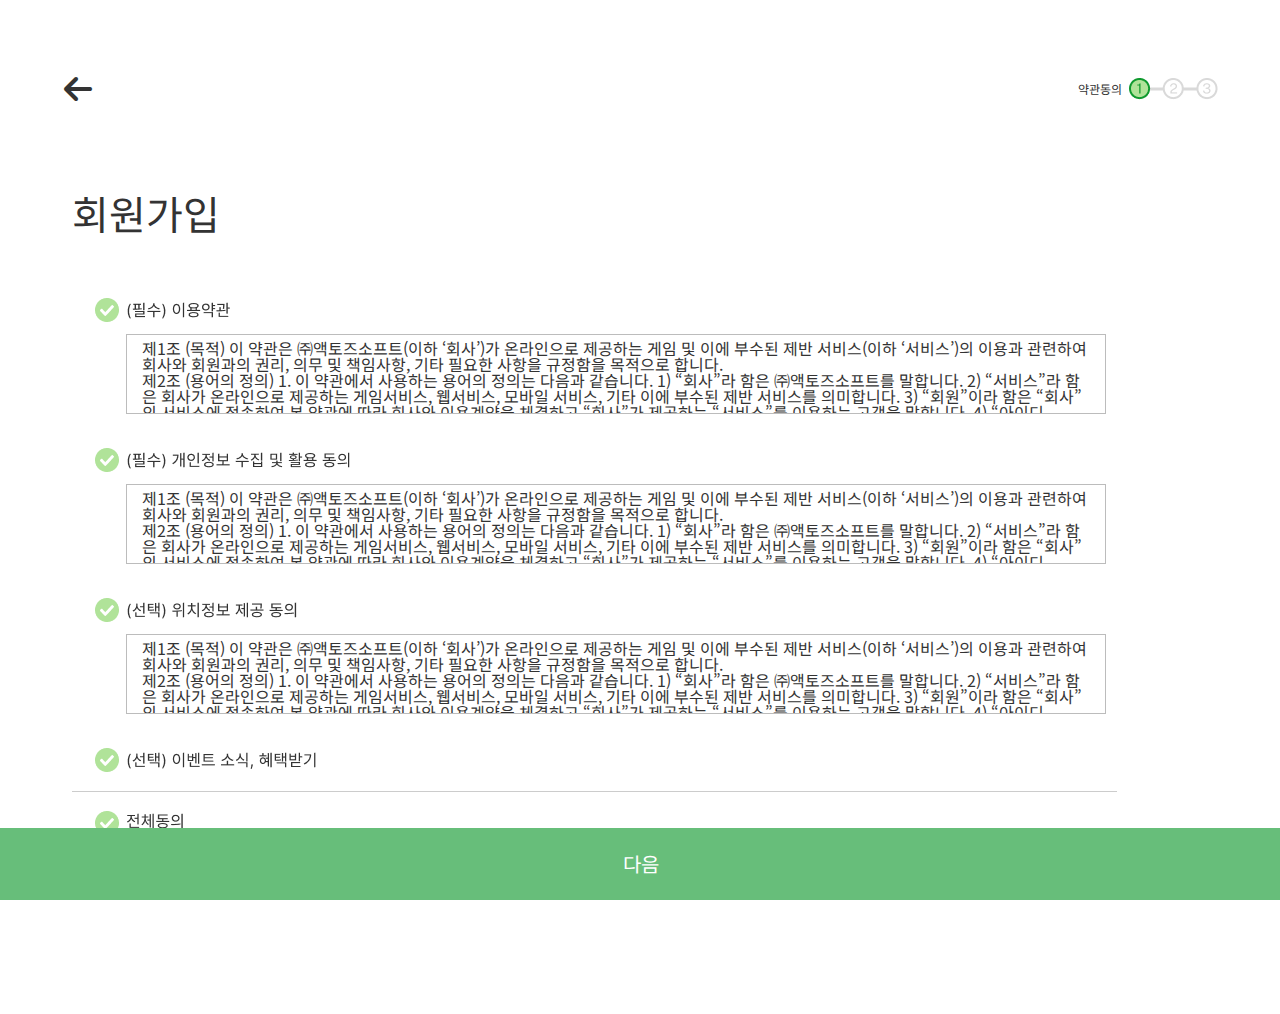
<file: pj2/mobile/mjoin1.html>
<!DOCTYPE html>
<html lang="ko">
<head>
    <meta charset="UTF-8">
    <meta name="viewport" content="width=device-width, initial-scale=1.0">
    <title>한강술래 모바일 앱-회원가입1</title>
    <link rel="shortcut icon" href="img/favicon.ico" type="image/x-icon">
    <!-- 1.여백초기화 -->
    <link href="./css/reset.css" rel="stylesheet" type="text/css">
    <!-- 2.공통서식(메인/서브/로그인/회원가입) -->
    <link href="./css/common.css" rel="stylesheet" type="text/css">
    <!-- 3.레이아웃 -->
    <link href="./css/layout.css" rel="stylesheet" type="text/css">
    <!-- 4.메인/서브/로그인/회원가입페이지 서식 -->
    <link href="./css/mjoin1.css" rel="stylesheet" type="text/css">
    <!-- 5. 폰트어썸 아이콘폰트 주소 -->
	<link rel="stylesheet" href="https://cdnjs.cloudflare.com/ajax/libs/font-awesome/6.4.2/css/all.min.css" type="text/css">
</head>
<body>
    <main>
        <div class="step-box">
            <a href="./mlogin.html" title=""><span class="fas fa-arrow-left"></span></a>
            <div class="tit_step">
                <span class="title">약관동의</span>
                <span class="step"></span>
            </div>
        </div>

        <div class="agree-box">
            <h2>회원가입</h2>
            <section class="join_agree1box">
                <h3>[필수] 이용약관 동의</h3>
                <input type="checkbox" id="check01">
                <label for="check01"><span>[필수] 이용약관 동의</span></label>
                <div class="agreement_body">
                    <div class="agreement_contentbox">
                        <p>제1조 (목적)
                            이 약관은 ㈜액토즈소프트(이하 ‘회사’)가 온라인으로 제공하는 게임 및 이에 부수된 제반 서비스(이하 ‘서비스’)의 이용과 관련하여 회사와 회원과의 권리, 의무 및 책임사항, 기타 필요한 사항을 규정함을 목적으로 합니다.
                        </p>
                        <p>제2조 (용어의 정의)
                            1. 이 약관에서 사용하는 용어의 정의는 다음과 같습니다.
                            1) “회사”라 함은 ㈜액토즈소프트를 말합니다.
                            2) “서비스”라 함은 회사가 온라인으로 제공하는 게임서비스, 웹서비스, 모바일 서비스, 기타 이에 부수된 제반 서비스를 의미합니다.
                            3) “회원”이라 함은 “회사”의 서비스에 접속하여 본 약관에 따라 회사와 이용계약을 체결하고 “회사”가 제공하는 “서비스”를 이용하는 고객을 말합니다.
                            4) “아이디(ID)”라 함은 회원의 식별과 서비스 이용을 위하여 회원이 정하고 회사가 승인하는 문자와 숫자의 조합을 의미합니다.
                            5) “비밀번호”라 함은 회원이 부여받은 아이디(ID)와 일치되는 회원임을 확인하고 회원의 정보 및 권익 보호를 위해 회원 자신이 선정하여 비밀로 관리하는 문자, 숫자 또는 특수문자의 조합을 의미합니다.
                            6) “유료서비스”라 함은 이용자가 게임 내에서 사용하거나 소지하여 특정한 효과 또는 효능을 향유할 수 있는 온라인 콘텐츠 중 유료로 구매한 것을 의미합니다.
                            7) “캐쉬”라 함은 회사가 제공하는 각종 유료 서비스를 이용하는데 사용할 수 있는 인터넷상의 현금 등가의 결제수단을 의미합니다.
                            8) “보너스캐쉬”라 함은 서비스 개선을 위하여 회사가 임의로 지급, 조정, 회수할 수 있는 환가성 및 재산적 가치가 없는 서비스상의 가상 데이터를 의미합니다.
                            9) “회원정보(혹은 ‘계정정보’)”라 함은 회원의 아이디(ID), 비밀번호, 성명, 성별, 주소, 아이핀 회원은 아이핀 번호, 중복가입확인정보(DI), 암호화된 동일인 식별정보(CI), 휴대폰 번호, 전화번호, 이메일 주소 등을 포함한 일반정보 및 게임이용 정보 등을 의미합니다.
                            10) “게시물”이라 함은 회원이 서비스를 이용함에 있어 서비스상에 게시한 부호, 문자, 음성, 음향, 화상동영상 등의 정보 형태의 글, 사진, 동영상 및 각종 파일과 링크 등을 의미합니다.
                            
                            2. 이 약관에서 사용하는 용어의 정의는 제1항에서 정하는 것을 제외하고는 관계법령 및 기타 일반적인 상관례에 및 게임 서비스별 정책에서 정하는 바에 의합니다.
                        </p>
                        <p>제3조 (회사정보 등의 제공)
                            회사는 다음 각 호의 사항을 회사에서 서비스하는 게임서비스 초기화면이나 게임서비스 홈페이지에 게시하며, 회원이 이를 쉽게 알 수 있도록 합니다. 다만, 개인정보취급방침과 약관은 회원이 연결화면을 통하여 볼 수 있도록 할 수 있습니다.
                            
                            1. 상호 및 대표자의 성명
                            
                            2. 영업소 소재지 주소(회원의 불만을 처리할 수 있는 곳의 주소를 포함합니다.) 및 전자우편 주소
                            
                            3. 전화번호, FAX번호
                            
                            4. 사업자등록번호, 통신판매업 신고번호
                            
                            5. 개인정보취급방침
                            
                            6. 이용약관
                        </p>
                        <p>제4조 (약관의 명시와 개정)

                            1. 회사는 이 약관의 내용을 이용자가 알 수 있도록 회사가 운영하는 홈페이지(www.latale.com, 이하 “홈페이지”라 함)에 게시하거나 또는 연결화면을 통하여 게시합니다.

                            2. 회사는 ‘약관의규제에관한법률’, ‘정보통신망이용촉진및정보보호에관한법률(이하’정보통신망법’)등 관계법령에 위배하지 않는 범위에서 이 약관을 개정할 수 있습니다.

                            3. 회사는 필요하다고 인정되는 경우 이 약관을 변경할 수 있습니다. 회사는 약관이 변경되는 경우에 제1항의 방식에 따라 그 개정약관의 적용일 7일 전부터 홈페이지에 공시합니다. 다만, 회원의 권리, 의무에 중대한 영향을 미치는 사항에 대하여는 30일간 공시하거나 회원이 회원 가입 시 등록한 전자우편으로 전송하는 방법으로 회원에게 고지합니다. 변경된 약관은 공시하거나 고지한 시행일로부터 효력이 발생합니다.

                            4. 약관의 개정 시 회원은 변경된 약관의 적용일로부터 30일 이내에 회사에 대해 거부의 의사표시를 하지 아니하는 경우에는 변경된 약관에 동의한 것으로 간주합니다.
                            
                            5. 회원은 변경된 약관에 대해 동의하지 않을 권리가 있으며, 변경된 약관에 동의하지 않을 경우에는 서비스 이용을 중단하고 탈퇴할 수 있습니다.
                        </p>
                        <p>제5조 (운영정책)

                            1. 약관을 적용하기 위하여 필요한 사항과 회원의 권익을 보호하고 게임 내 질서를 유지하기 위하여 회사는 약관에서 구체적 범위를 정하여 위임한 사항을 게임서비스 운영정책(이하 “운영정책”이라 합니다)으로 정할 수 있습니다.

                            2. 회사는 이 약관의 내용을 이용자가 알 수 있도록 회사가 운영하는 홈페이지(www.latale.com, 이하 “홈페이지”라 함)에 게시하거나 또는 연결화면을 통하여 게시합니다.

                            3. 회원의 권리 또는 의무에 중대한 변경을 가져오거나 약관의 내용을 변경하는 운영정책의 개정의 경우에는 제4조의 절차에 따릅니다. 단, 운영정책의 개정이 다음 각 호의 어느 하나에 해당하는 경우에는 제2항의 방법으로 사전에 공지합니다.
                            1) 약관에서 구체적인 범위를 정하여 위임한 사항을 개정하는 경우
                            2) 회원의 권리·의무와 관련 없는 사항을 개정하는 경우
                            3) 운영정책의 내용이 약관에서 정한 내용과 근본적으로 다르지 않고 회원이 예측 가능한 범위 내에서 운영정책을 개정하는 경우
                        </p>
                    </div>
                </div>
            </section>

            <section class="join_agree2box">
                <h3>[필수] 이용약관 동의</h3>
                <input type="checkbox" id="check02">
                <label for="check02"><span>[필수] 이용약관 동의</span></label>
                <div class="agreement_body">
                    <div class="agreement_contentbox">
                        <p>제1조 (목적)
                            이 약관은 ㈜액토즈소프트(이하 ‘회사’)가 온라인으로 제공하는 게임 및 이에 부수된 제반 서비스(이하 ‘서비스’)의 이용과 관련하여 회사와 회원과의 권리, 의무 및 책임사항, 기타 필요한 사항을 규정함을 목적으로 합니다.
                        </p>
                        <p>제2조 (용어의 정의)
                            1. 이 약관에서 사용하는 용어의 정의는 다음과 같습니다.
                            1) “회사”라 함은 ㈜액토즈소프트를 말합니다.
                            2) “서비스”라 함은 회사가 온라인으로 제공하는 게임서비스, 웹서비스, 모바일 서비스, 기타 이에 부수된 제반 서비스를 의미합니다.
                            3) “회원”이라 함은 “회사”의 서비스에 접속하여 본 약관에 따라 회사와 이용계약을 체결하고 “회사”가 제공하는 “서비스”를 이용하는 고객을 말합니다.
                            4) “아이디(ID)”라 함은 회원의 식별과 서비스 이용을 위하여 회원이 정하고 회사가 승인하는 문자와 숫자의 조합을 의미합니다.
                            5) “비밀번호”라 함은 회원이 부여받은 아이디(ID)와 일치되는 회원임을 확인하고 회원의 정보 및 권익 보호를 위해 회원 자신이 선정하여 비밀로 관리하는 문자, 숫자 또는 특수문자의 조합을 의미합니다.
                            6) “유료서비스”라 함은 이용자가 게임 내에서 사용하거나 소지하여 특정한 효과 또는 효능을 향유할 수 있는 온라인 콘텐츠 중 유료로 구매한 것을 의미합니다.
                            7) “캐쉬”라 함은 회사가 제공하는 각종 유료 서비스를 이용하는데 사용할 수 있는 인터넷상의 현금 등가의 결제수단을 의미합니다.
                            8) “보너스캐쉬”라 함은 서비스 개선을 위하여 회사가 임의로 지급, 조정, 회수할 수 있는 환가성 및 재산적 가치가 없는 서비스상의 가상 데이터를 의미합니다.
                            9) “회원정보(혹은 ‘계정정보’)”라 함은 회원의 아이디(ID), 비밀번호, 성명, 성별, 주소, 아이핀 회원은 아이핀 번호, 중복가입확인정보(DI), 암호화된 동일인 식별정보(CI), 휴대폰 번호, 전화번호, 이메일 주소 등을 포함한 일반정보 및 게임이용 정보 등을 의미합니다.
                            10) “게시물”이라 함은 회원이 서비스를 이용함에 있어 서비스상에 게시한 부호, 문자, 음성, 음향, 화상동영상 등의 정보 형태의 글, 사진, 동영상 및 각종 파일과 링크 등을 의미합니다.
                            
                            2. 이 약관에서 사용하는 용어의 정의는 제1항에서 정하는 것을 제외하고는 관계법령 및 기타 일반적인 상관례에 및 게임 서비스별 정책에서 정하는 바에 의합니다.
                        </p>
                        <p>제3조 (회사정보 등의 제공)
                            회사는 다음 각 호의 사항을 회사에서 서비스하는 게임서비스 초기화면이나 게임서비스 홈페이지에 게시하며, 회원이 이를 쉽게 알 수 있도록 합니다. 다만, 개인정보취급방침과 약관은 회원이 연결화면을 통하여 볼 수 있도록 할 수 있습니다.
                            
                            1. 상호 및 대표자의 성명
                            
                            2. 영업소 소재지 주소(회원의 불만을 처리할 수 있는 곳의 주소를 포함합니다.) 및 전자우편 주소
                            
                            3. 전화번호, FAX번호
                            
                            4. 사업자등록번호, 통신판매업 신고번호
                            
                            5. 개인정보취급방침
                            
                            6. 이용약관
                        </p>
                        <p>제4조 (약관의 명시와 개정)

                            1. 회사는 이 약관의 내용을 이용자가 알 수 있도록 회사가 운영하는 홈페이지(www.latale.com, 이하 “홈페이지”라 함)에 게시하거나 또는 연결화면을 통하여 게시합니다.

                            2. 회사는 ‘약관의규제에관한법률’, ‘정보통신망이용촉진및정보보호에관한법률(이하’정보통신망법’)등 관계법령에 위배하지 않는 범위에서 이 약관을 개정할 수 있습니다.

                            3. 회사는 필요하다고 인정되는 경우 이 약관을 변경할 수 있습니다. 회사는 약관이 변경되는 경우에 제1항의 방식에 따라 그 개정약관의 적용일 7일 전부터 홈페이지에 공시합니다. 다만, 회원의 권리, 의무에 중대한 영향을 미치는 사항에 대하여는 30일간 공시하거나 회원이 회원 가입 시 등록한 전자우편으로 전송하는 방법으로 회원에게 고지합니다. 변경된 약관은 공시하거나 고지한 시행일로부터 효력이 발생합니다.

                            4. 약관의 개정 시 회원은 변경된 약관의 적용일로부터 30일 이내에 회사에 대해 거부의 의사표시를 하지 아니하는 경우에는 변경된 약관에 동의한 것으로 간주합니다.
                            
                            5. 회원은 변경된 약관에 대해 동의하지 않을 권리가 있으며, 변경된 약관에 동의하지 않을 경우에는 서비스 이용을 중단하고 탈퇴할 수 있습니다.
                        </p>
                        <p>제5조 (운영정책)

                            1. 약관을 적용하기 위하여 필요한 사항과 회원의 권익을 보호하고 게임 내 질서를 유지하기 위하여 회사는 약관에서 구체적 범위를 정하여 위임한 사항을 게임서비스 운영정책(이하 “운영정책”이라 합니다)으로 정할 수 있습니다.

                            2. 회사는 이 약관의 내용을 이용자가 알 수 있도록 회사가 운영하는 홈페이지(www.latale.com, 이하 “홈페이지”라 함)에 게시하거나 또는 연결화면을 통하여 게시합니다.

                            3. 회원의 권리 또는 의무에 중대한 변경을 가져오거나 약관의 내용을 변경하는 운영정책의 개정의 경우에는 제4조의 절차에 따릅니다. 단, 운영정책의 개정이 다음 각 호의 어느 하나에 해당하는 경우에는 제2항의 방법으로 사전에 공지합니다.
                            1) 약관에서 구체적인 범위를 정하여 위임한 사항을 개정하는 경우
                            2) 회원의 권리·의무와 관련 없는 사항을 개정하는 경우
                            3) 운영정책의 내용이 약관에서 정한 내용과 근본적으로 다르지 않고 회원이 예측 가능한 범위 내에서 운영정책을 개정하는 경우
                        </p>
                    </div>
                </div>
            </section>

            <section class="join_agree3box">
                <h3>[필수] 이용약관 동의</h3>
                <input type="checkbox" id="check03">
                <label for="check03"><span>[필수] 이용약관 동의</span></label>
                <div class="agreement_body">
                    <div class="agreement_contentbox">
                        <p>제1조 (목적)
                            이 약관은 ㈜액토즈소프트(이하 ‘회사’)가 온라인으로 제공하는 게임 및 이에 부수된 제반 서비스(이하 ‘서비스’)의 이용과 관련하여 회사와 회원과의 권리, 의무 및 책임사항, 기타 필요한 사항을 규정함을 목적으로 합니다.
                        </p>
                        <p>제2조 (용어의 정의)
                            1. 이 약관에서 사용하는 용어의 정의는 다음과 같습니다.
                            1) “회사”라 함은 ㈜액토즈소프트를 말합니다.
                            2) “서비스”라 함은 회사가 온라인으로 제공하는 게임서비스, 웹서비스, 모바일 서비스, 기타 이에 부수된 제반 서비스를 의미합니다.
                            3) “회원”이라 함은 “회사”의 서비스에 접속하여 본 약관에 따라 회사와 이용계약을 체결하고 “회사”가 제공하는 “서비스”를 이용하는 고객을 말합니다.
                            4) “아이디(ID)”라 함은 회원의 식별과 서비스 이용을 위하여 회원이 정하고 회사가 승인하는 문자와 숫자의 조합을 의미합니다.
                            5) “비밀번호”라 함은 회원이 부여받은 아이디(ID)와 일치되는 회원임을 확인하고 회원의 정보 및 권익 보호를 위해 회원 자신이 선정하여 비밀로 관리하는 문자, 숫자 또는 특수문자의 조합을 의미합니다.
                            6) “유료서비스”라 함은 이용자가 게임 내에서 사용하거나 소지하여 특정한 효과 또는 효능을 향유할 수 있는 온라인 콘텐츠 중 유료로 구매한 것을 의미합니다.
                            7) “캐쉬”라 함은 회사가 제공하는 각종 유료 서비스를 이용하는데 사용할 수 있는 인터넷상의 현금 등가의 결제수단을 의미합니다.
                            8) “보너스캐쉬”라 함은 서비스 개선을 위하여 회사가 임의로 지급, 조정, 회수할 수 있는 환가성 및 재산적 가치가 없는 서비스상의 가상 데이터를 의미합니다.
                            9) “회원정보(혹은 ‘계정정보’)”라 함은 회원의 아이디(ID), 비밀번호, 성명, 성별, 주소, 아이핀 회원은 아이핀 번호, 중복가입확인정보(DI), 암호화된 동일인 식별정보(CI), 휴대폰 번호, 전화번호, 이메일 주소 등을 포함한 일반정보 및 게임이용 정보 등을 의미합니다.
                            10) “게시물”이라 함은 회원이 서비스를 이용함에 있어 서비스상에 게시한 부호, 문자, 음성, 음향, 화상동영상 등의 정보 형태의 글, 사진, 동영상 및 각종 파일과 링크 등을 의미합니다.
                            
                            2. 이 약관에서 사용하는 용어의 정의는 제1항에서 정하는 것을 제외하고는 관계법령 및 기타 일반적인 상관례에 및 게임 서비스별 정책에서 정하는 바에 의합니다.
                        </p>
                        <p>제3조 (회사정보 등의 제공)
                            회사는 다음 각 호의 사항을 회사에서 서비스하는 게임서비스 초기화면이나 게임서비스 홈페이지에 게시하며, 회원이 이를 쉽게 알 수 있도록 합니다. 다만, 개인정보취급방침과 약관은 회원이 연결화면을 통하여 볼 수 있도록 할 수 있습니다.
                            
                            1. 상호 및 대표자의 성명
                            
                            2. 영업소 소재지 주소(회원의 불만을 처리할 수 있는 곳의 주소를 포함합니다.) 및 전자우편 주소
                            
                            3. 전화번호, FAX번호
                            
                            4. 사업자등록번호, 통신판매업 신고번호
                            
                            5. 개인정보취급방침
                            
                            6. 이용약관
                        </p>
                        <p>제4조 (약관의 명시와 개정)

                            1. 회사는 이 약관의 내용을 이용자가 알 수 있도록 회사가 운영하는 홈페이지(www.latale.com, 이하 “홈페이지”라 함)에 게시하거나 또는 연결화면을 통하여 게시합니다.

                            2. 회사는 ‘약관의규제에관한법률’, ‘정보통신망이용촉진및정보보호에관한법률(이하’정보통신망법’)등 관계법령에 위배하지 않는 범위에서 이 약관을 개정할 수 있습니다.

                            3. 회사는 필요하다고 인정되는 경우 이 약관을 변경할 수 있습니다. 회사는 약관이 변경되는 경우에 제1항의 방식에 따라 그 개정약관의 적용일 7일 전부터 홈페이지에 공시합니다. 다만, 회원의 권리, 의무에 중대한 영향을 미치는 사항에 대하여는 30일간 공시하거나 회원이 회원 가입 시 등록한 전자우편으로 전송하는 방법으로 회원에게 고지합니다. 변경된 약관은 공시하거나 고지한 시행일로부터 효력이 발생합니다.

                            4. 약관의 개정 시 회원은 변경된 약관의 적용일로부터 30일 이내에 회사에 대해 거부의 의사표시를 하지 아니하는 경우에는 변경된 약관에 동의한 것으로 간주합니다.
                            
                            5. 회원은 변경된 약관에 대해 동의하지 않을 권리가 있으며, 변경된 약관에 동의하지 않을 경우에는 서비스 이용을 중단하고 탈퇴할 수 있습니다.
                        </p>
                        <p>제5조 (운영정책)

                            1. 약관을 적용하기 위하여 필요한 사항과 회원의 권익을 보호하고 게임 내 질서를 유지하기 위하여 회사는 약관에서 구체적 범위를 정하여 위임한 사항을 게임서비스 운영정책(이하 “운영정책”이라 합니다)으로 정할 수 있습니다.

                            2. 회사는 이 약관의 내용을 이용자가 알 수 있도록 회사가 운영하는 홈페이지(www.latale.com, 이하 “홈페이지”라 함)에 게시하거나 또는 연결화면을 통하여 게시합니다.

                            3. 회원의 권리 또는 의무에 중대한 변경을 가져오거나 약관의 내용을 변경하는 운영정책의 개정의 경우에는 제4조의 절차에 따릅니다. 단, 운영정책의 개정이 다음 각 호의 어느 하나에 해당하는 경우에는 제2항의 방법으로 사전에 공지합니다.
                            1) 약관에서 구체적인 범위를 정하여 위임한 사항을 개정하는 경우
                            2) 회원의 권리·의무와 관련 없는 사항을 개정하는 경우
                            3) 운영정책의 내용이 약관에서 정한 내용과 근본적으로 다르지 않고 회원이 예측 가능한 범위 내에서 운영정책을 개정하는 경우
                        </p>
                    </div>
                </div>
            </section>

            <section class="join_agree4box">
                <h3>[선택] 이벤트 소식, 혜택받기</h3>
                <input type="checkbox" id="check04">
                <label for="check04"><span>[필수] 이용약관 동의</span></label>
            </section>
            <hr>

            <section class="join_agree5box">
                <h3>전체동의</h3>
                <input type="checkbox" id="check05">
                <label for="check05"><span>전체동의</span></label>
            </section>
        </div>
        <a href="mjoin2.html" title="다음페이지로 이동" class="next_btn">다음</a>
    </main>
</body>
</html>
</file>
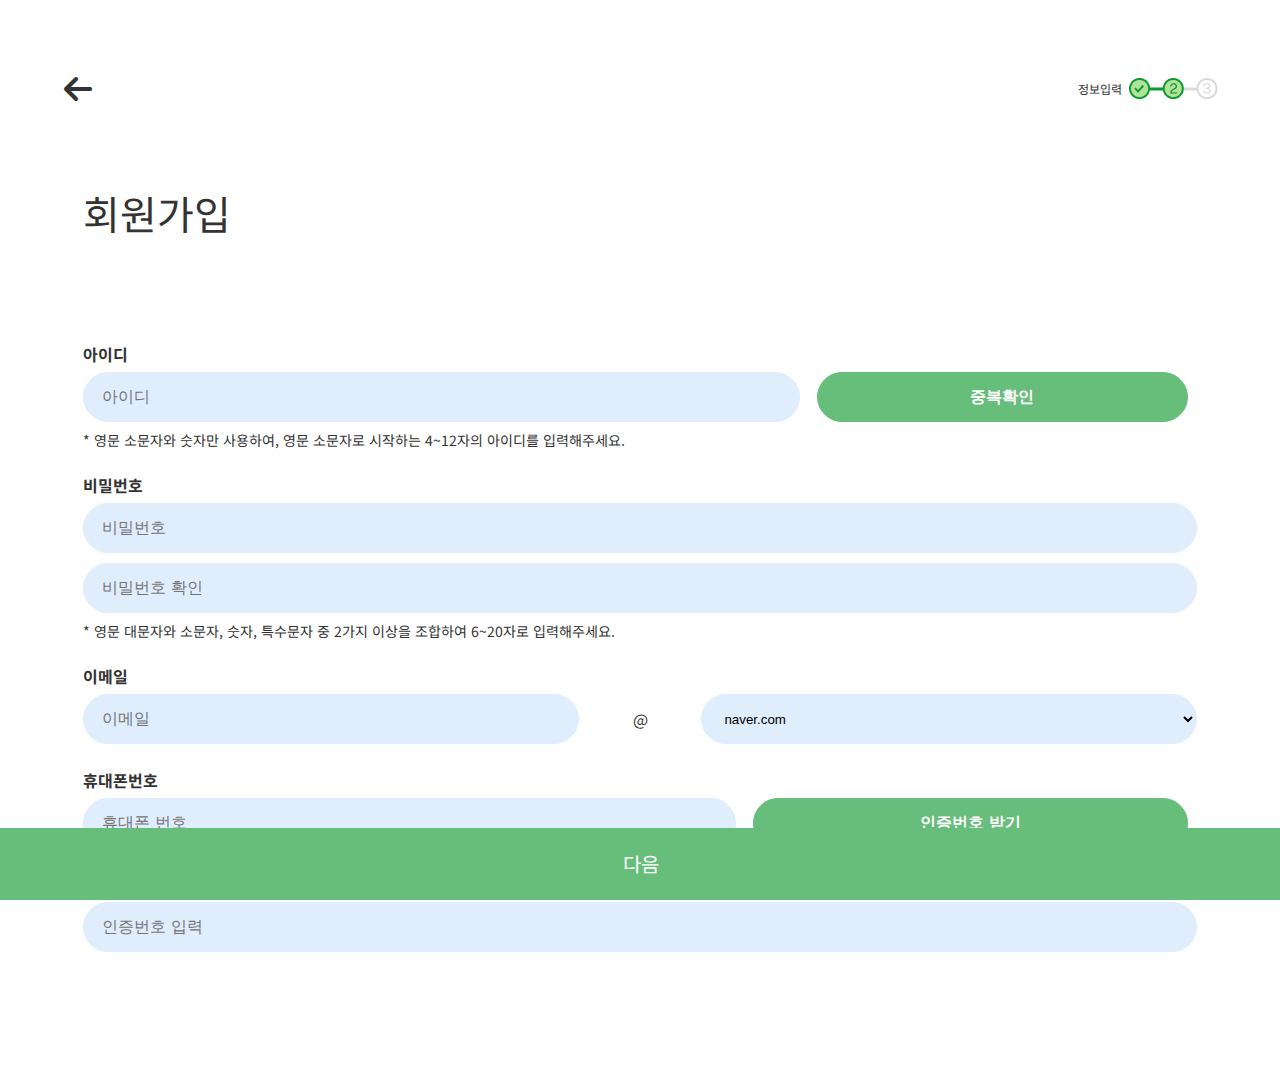
<file: pj2/mobile/mjoin2.html>
<!DOCTYPE html>
<html lang="ko">
<head>
    <meta charset="UTF-8">
    <meta name="viewport" content="width=device-width, initial-scale=1.0">
    <title>한강술래 모바일 앱-회원가입2</title>
    <link rel="shortcut icon" href="img/favicon.ico" type="image/x-icon">
    <!-- 1.여백초기화 -->
    <link href="./css/reset.css" rel="stylesheet" type="text/css">
    <!-- 2.공통서식(메인/서브/로그인/회원가입) -->
    <link href="./css/common.css" rel="stylesheet" type="text/css">
    <!-- 3.레이아웃 -->
    <link href="./css/layout.css" rel="stylesheet" type="text/css">
    <!-- 4.메인/서브/로그인/회원가입페이지 서식 -->
    <link href="./css/mjoin2.css" rel="stylesheet" type="text/css">
    <!-- 5. 폰트어썸 아이콘폰트 주소 -->
	<link rel="stylesheet" href="https://cdnjs.cloudflare.com/ajax/libs/font-awesome/6.4.2/css/all.min.css" type="text/css">
</head>
<body>
    <main>
        <div class="step-box">
            <a href="./mjoin1.html" title=""><span class="fas fa-arrow-left"></span></a>
            <div class="tit_step">
                <span class="title">정보입력</span>
                <span class="step"></span>
            </div>
        </div>

        <div class="insert-box">
            <h2>회원가입</h2>

            <form name="정보입력" method="post" action="받을서버주소">
                <span class="topic">아이디</span>
                <div>
                    <input type="text" placeholder="아이디" class="idtext">
                    <input type="button" value="중복확인" class="reidtext">
                </div>
                <div>
                    <span class="caution">
                        * 영문 소문자와 숫자만 사용하여, 영문 소문자로 시작하는 4~12자의 아이디를 입력해주세요.
                    </span>
                </div>

                <span class="topic">비밀번호</span>
                <div><input type="password" placeholder="비밀번호" class="pwtext"></div>
                <div><input type="password" placeholder="비밀번호 확인" class="repwtext"></div>
                <div>
                    <span class="caution">* 영문 대문자와 소문자, 숫자, 특수문자 중 2가지 이상을 조합하여 6~20자로 입력해주세요.</span>
                </div>

                <span class="topic">이메일</span>
                <div class="aaa">
                    <input type="text" placeholder="이메일" class="emailtext">
                    <span>@</span>
                    <select class="selectdomain">
                        <option value="">naver.com</option>
                        <option value="">daum.net</option>
                        <option value="">gmail.com</option>
                    </select>
                </div>

                <span class="topic">휴대폰번호</span>
                <div>
                    <input type="text" placeholder="휴대폰 번호" class="phonetext">
                    <input type="button" value="인증번호 받기" class="admitnum">
                </div>

                <span class="topic">인증번호</span>
                <div>
                    <input type="text" placeholder="인증번호 입력" class="insertnum">
                </div>
            </form>
        </div>

        <a href="mjoin3.html" title="다음페이지로 이동" class="next_btn">다음</a>
    </main>    
</body>
</html>
</file>
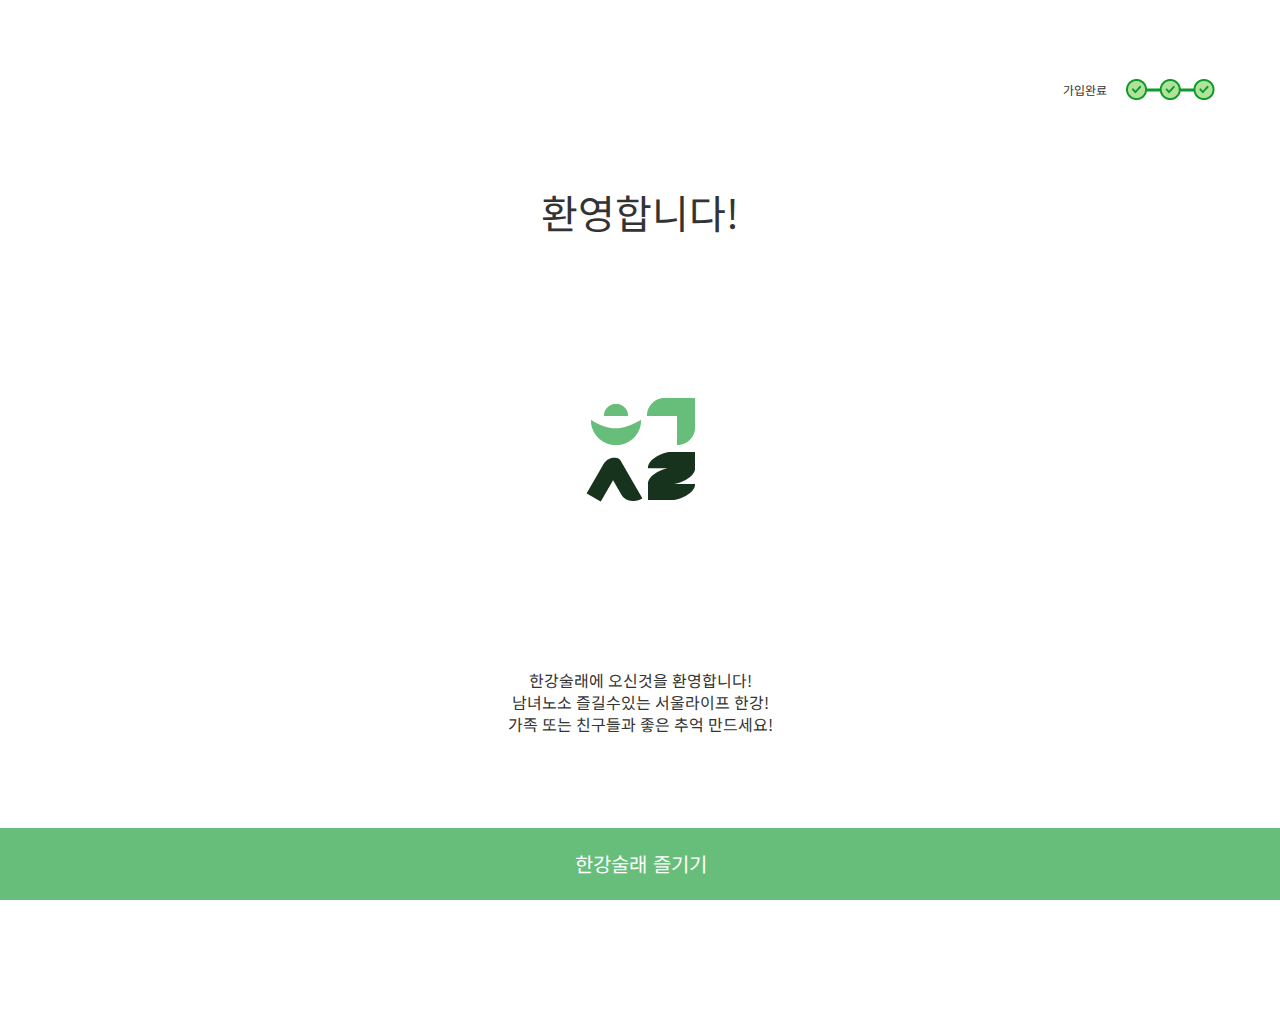
<file: pj2/mobile/mjoin3.html>
<!DOCTYPE html>
<html lang="ko">
<head>
    <meta charset="UTF-8">
    <meta name="viewport" content="width=device-width, initial-scale=1.0">
    <title>한강술래 모바일 앱-회원가입3</title>
    <link rel="shortcut icon" href="img/favicon.ico" type="image/x-icon">
    <!-- 1.여백초기화 -->
    <link href="./css/reset.css" rel="stylesheet" type="text/css">
    <!-- 2.공통서식(메인/서브/로그인/회원가입) -->
    <link href="./css/common.css" rel="stylesheet" type="text/css">
    <!-- 3.레이아웃 -->
    <link href="./css/layout.css" rel="stylesheet" type="text/css">
    <!-- 4.메인/서브/로그인/회원가입페이지 서식 -->
    <link href="./css/mjoin3.css" rel="stylesheet" type="text/css">
</head>
<body>
    <main>
            <div class="step-box">
                <span class="title">가입완료</span>
                <span class="step"></span>
            </div>

            <div class="welcome-box">
                <span class="welcome">환영합니다!</span>
                <h1 class="main-logo"><span>로고</span></h1>
                <p>한강술래에 오신것을 환영합니다!<br>
                    남녀노소 즐길수있는 서울라이프 한강!<br>
                    가족 또는 친구들과 좋은 추억 만드세요!
                </p>
            </div>

            <a href="mlogin.html" title="다음페이지로 이동" class="next_btn">한강술래 즐기기</a>
    </main>
</body>
</html>
</file>
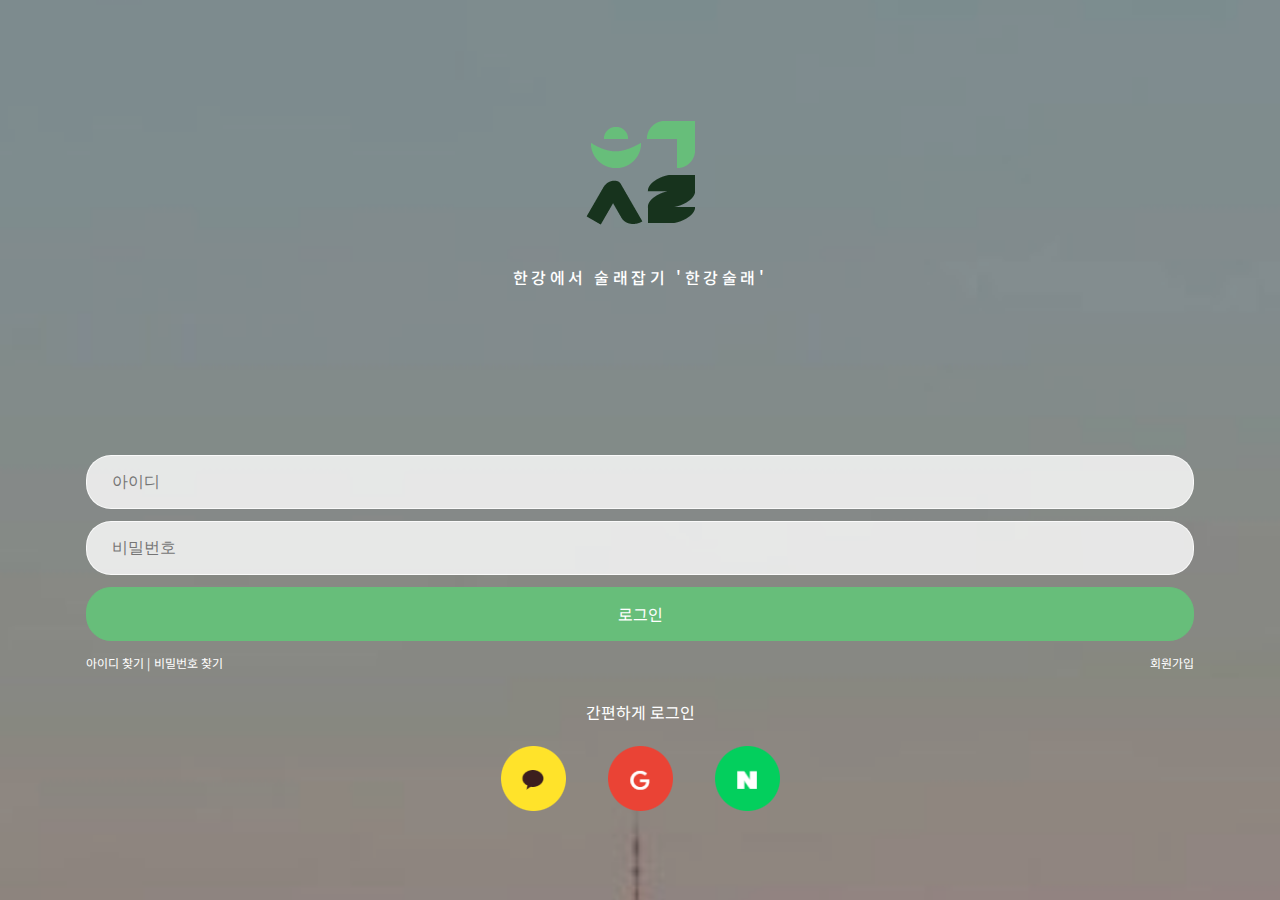
<file: pj2/mobile/mlogin.html>
<!DOCTYPE html>
<html lang="ko">
<head>
    <meta charset="UTF-8">
    <meta name="viewport" content="width=device-width, initial-scale=1.0">
    <title>한강술래 모바일 앱-로그인</title>
    <link rel="shortcut icon" href="img/favicon.ico" type="image/x-icon">
        <!-- 1.여백초기화 -->
        <link href="./css/reset.css" rel="stylesheet" type="text/css">
        <!-- 2.공통서식(메인/서브/로그인/회원가입) -->
        <link href="./css/common.css" rel="stylesheet" type="text/css">
        <!-- 3.레이아웃 -->
        <link href="./css/layout.css" rel="stylesheet" type="text/css">
        <!-- 4.메인/서브/로그인/회원가입페이지 서식 -->
        <link href="./css/mlogin.css" rel="stylesheet" type="text/css">
</head>
<body>
    
    <main>
        <div class="backimg">
            <div class="logo-box">
                <h1>메인로고</h1>
                <h2>한강에서 술래잡기 '한강술래'</h2>
            </div>

            <div class="login-box">
                <form name="로그인정보입력" method="post" action="받을서버주소">
                        <div class="login_input">
                            <input type="text" placeholder="아이디" class="idtext"><br>
                            <input type="password" placeholder="비밀번호" class="pwtext"><br>
                            <a href="m_index.html" class="login_btn">로그인</a>
                        </div>
                        <div class="login_more">
                            <a href="#" title="아이디찾기">아이디 찾기 &#124;</a>
                            <a href="#" title="비밀번호찾기">비밀번호 찾기</a>
                            <a href="mjoin1.html" title="회원가입">회원가입</a>
                        </div>
                </form>
            </div>

            <div class="snslogin-box">
                <span class="linebar">간편하게 로그인</span>
                <div class="snslogo">
                    <a href="#" class="login_n"></a>
                    <a href="#" class="login_k"></a>
                    <a href="#" class="login_g"></a>
                </div>
            </div>
            
        </div>
    </main>
</body>
</html>
</file>
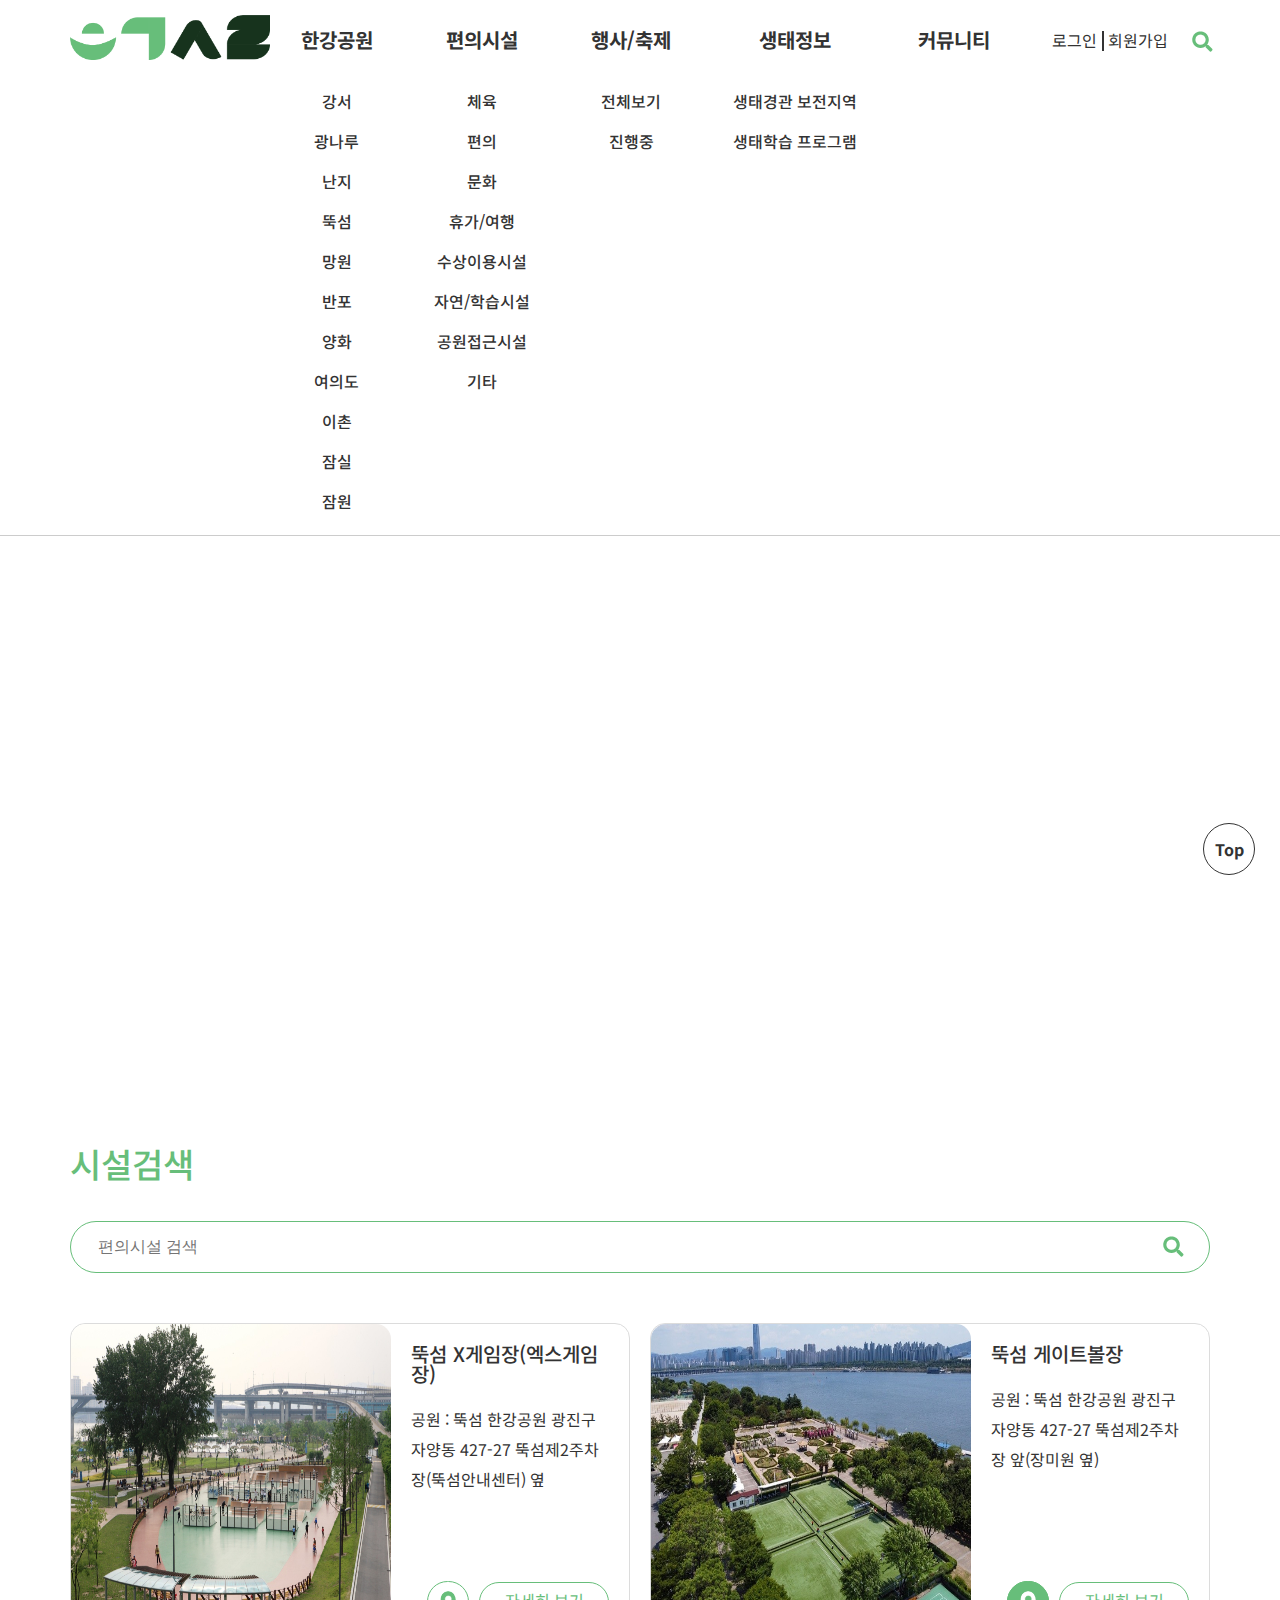
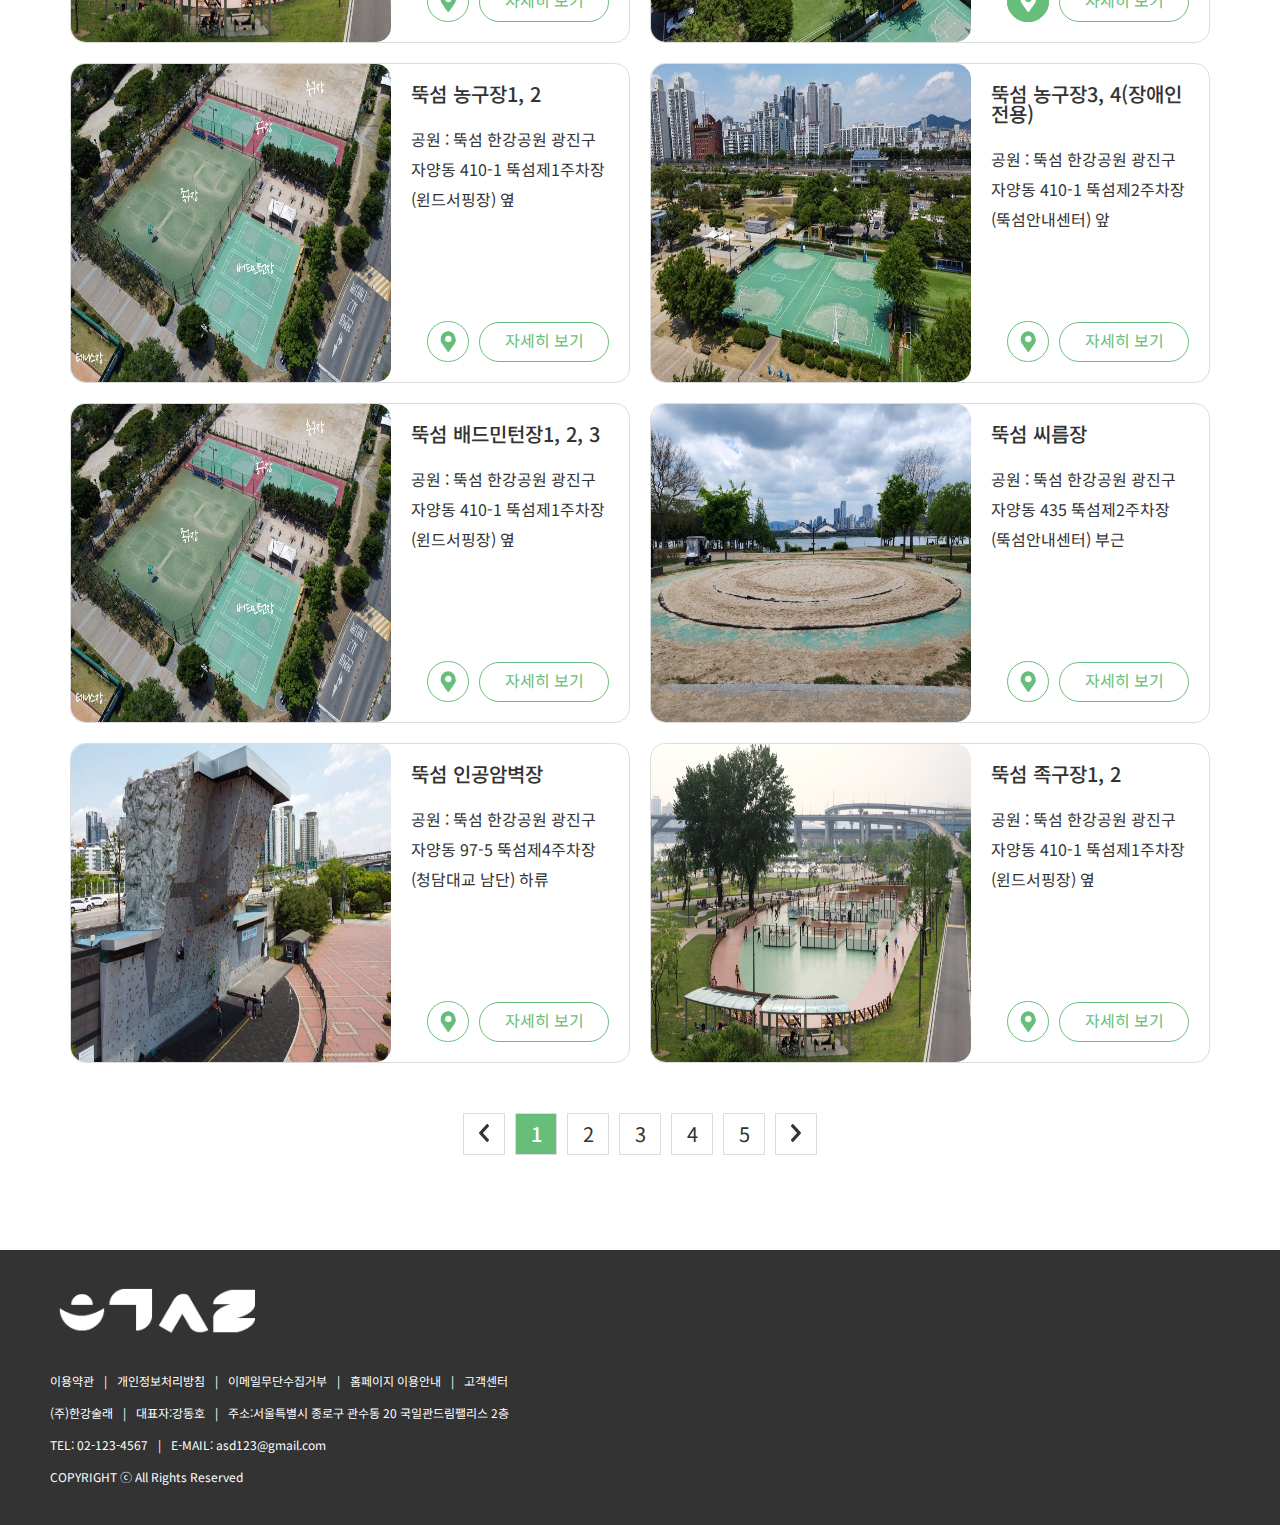
<file: pj2/PC/convenient.html>
<!DOCTYPE html>
<html lang="ko">
<head>
    <meta charset="UTF-8">
    <meta name="viewport" content="width=device-width, initial-scale=1.0">
    <title>편의시설</title>
    <link href="./css/reset.css" rel="stylesheet" type="text/css">
    <link href="./css/common.css" rel="stylesheet" type="text/css">
    <link href="./css/layout.css" rel="stylesheet" type="text/css">
    <link href="./css/convienient.css" rel="stylesheet" type="text/css">
    <style>

    </style>
</head>
<body>
    <!-- 상단헤더영역 시작 -->
    <header>
        <div class="wrap">
        <nav class="lnb">
            <h1><a href="index.html"><img src="img/logo.png" alt="로고"></a></h1>
            <ul>
            <li><a href="river.html" title="한강공원">한강공원</a>
                <ul class="sub">
                <li><a href="#" title="강서">강서</a></li>
                <li><a href="#" title="광나루">광나루</a></li>
                <li><a href="#" title="난지">난지</a></li>
                <li><a href="river.html" title="뚝섬">뚝섬</a></li>
                <li><a href="#" title="망원">망원</a></li>
                <li><a href="#" title="반포">반포</a></li>
                <li><a href="#" title="양화">양화</a></li>
                <li><a href="#" title="여의도">여의도</a></li>
                <li><a href="#" title="이촌">이촌</a></li>
                <li><a href="#" title="잠실">잠실</a></li>
                <li><a href="#" title="망원">잠원</a></li>
                </ul>
            </li>
            <li><a href="#" title="편의시설">편의시설</a>
                <ul class="sub">
                <li><a href="convenient.html" title="체육">체육</a></li>
                <li><a href="#" title="편의">편의</a></li>
                <li><a href="#" title="문화">문화</a></li>
                <li><a href="#" title="휴가/여행">휴가/여행</a></li>
                <li><a href="#" title="수상이용시설">수상이용시설</a></li>
                <li><a href="#" title="자연/학습시설">자연/학습시설</a></li>
                <li><a href="#" title="공원접근시설">공원접근시설</a></li>
                <li><a href="#" title="기타">기타</a></li>
                </ul>
            </li>
            <li><a href="#" title="행사축제">행사/축제</a>
                <ul class="sub">
                <li><a href="#" title="전체보기">전체보기</a></li>
                <li><a href="#" title="진행중">진행중</a></li>
                </ul>
            </li>
            <li><a href="#" title="생태">생태정보</a>
                <ul class="sub">
                <li><a href="#" title="생태경관">생태경관 보전지역</a></li>
                <li><a href="#" title="생태학습">생태학습 프로그램</a></li>
                </ul>
            </li>
            <li><a href="#" title="리뷰">커뮤니티</a>
            </li>
            <li><a href="login_form.html" title="로그인">로그인</a></li>
            <li><a href="join_step1.html" title="회원가입">회원가입</a></li>
            <li><a href="#" title="search"><img src="img/search.png" alt="검색"></a></li>
            </ul>
        </nav>
        </div>
    </header>

    <!-- 메인영역 시작 -->
    <main>
        <section>
            <h2>섹션1</h2>
            <article class="top_list">
                <h2>상단 내비게이션</h2>
                <ul>
                    <li><a href="convenient.html" title="체육시설">체육시설</a></li>
                    <li><a href="javascript:void(0);" title="편의시설">편의시설</a></li>
                    <li><a href="javascript:void(0);" title="문화시설">문화시설</a></li>
                    <li><a href="javascript:void(0);" title="휴양&#x00B7;여가시설">휴양&#x00B7;여가시설</a></li>
                    <li><a href="javascript:void(0);" title="수상이용시설">수상이용시설</a></li>
                    <li><a href="javascript:void(0);" title="자연&#x00B7;학습시설">자연&#x00B7;학습시설</a></li>
                    <li><a href="javascript:void(0);" title="공원접근시설">공원접근시설</a></li>
                    <li><a href="javascript:void(0);" title="기타시설">기타시설</a></li>
                </ul>
            </article>
            <article class="river_convienient">
                <h2>뚝섬한강공원</h2>
                <input type="checkbox" id="li_toggle">
                <label for="li_toggle" class="li_btn">
                    <span>
                        <img src="./img/icon_down.png" alt="한강공원 목록 표시 아이콘">
                    </span>
                </label>
                <iframe src="https://www.google.com/maps/embed?pb=!1m18!1m12!1m3!1d2205.2658935190325!2d127.07029608990081!3d37.52961909833024!2m3!1f0!2f0!3f0!3m2!1i1024!2i768!4f13.1!3m3!1m2!1s0x357ca597c93f55eb%3A0x5ab9e601a5186e55!2z65qd7ISs6rKM7J207Yq467O87J6l!5e0!3m2!1sko!2skr!4v1700114522893!5m2!1sko!2skr" title="편의시설 지도" class="convienient_map" allowfullscreen="" loading="lazy" referrerpolicy="no-referrer-when-downgrade"></iframe>
            </article>
            <article class="convienient_search">
                <h2>시설검색</h2>
                <div class="search">
                    <input type="text" placeholder="편의시설 검색">
                    <input type="image" src="./img/search.png" alt="돋보기 아이콘">
                </div>
                <div class="convienient_list">
                    <ul>
                        <li>
                            <img src="./img/river04_convienient_img_X-game.jpg" alt="뚝섬 X게임장 이미지" class="c_img">
                            <div class="convienient_wrap">
                                <a href="javascript:void(0);" title="뚝섬 X게임장(엑스게임장) 정보" class="h01">뚝섬 X게임장(엑스게임장)</a>
                                <div class="c_info">
                                    <span>공원 : 뚝섬 한강공원</span>
                                    <span>광진구 자양동 427-27</span>
                                    <span>뚝섬제2주차장(뚝섬안내센터) 옆</span>
                                </div>
                                <a href="javascript:void(0);" title="위치 표시"><img src="./img/icon_pin.png" alt="위치 표시 아이콘" class="c_pin"></a>
                                <a href="javascript:void(0);" title="자세히 보기" class="sub_btn01">자세히 보기</a>
                            </div>
                        </li>
                        <li>
                            <img src="./img/river04_convienient_img_gateball.jpg" alt="뚝섬 게이트볼장 이미지" class="c_img">
                            <div class="convienient_wrap">
                                <a href="javascript:void(0);" title="뚝섬 게이트볼장 정보">뚝섬 게이트볼장</a>
                                <div class="c_info">
                                    <span>공원 : 뚝섬 한강공원</span>
                                    <span>광진구 자양동 427-27</span>
                                    <span>뚝섬제2주차장 앞(장미원 옆)</span>
                                </div>
                                <a href="javascript:void(0);" title="위치 표시">
                                    <img src="./img/icon_pin.png" alt="위치 표시 아이콘" class="c_pin">
                                    <img src="./img/icon_pin_select.png" alt="위치 표시 아이콘 선택" class="c_pin pin_select">
                                </a>
                                <a href="javascript:void(0);" title="자세히 보기" class="sub_btn01">자세히 보기</a>
                            </div>
                        </li>
                        <li>
                            <img src="./img/river04_convienient_img_basketball1.jpg" alt="뚝섬 농구장1, 2 이미지" class="c_img">
                            <div class="convienient_wrap">
                                <a href="javascript:void(0);" title="뚝섬 농구장1, 2 정보">뚝섬 농구장1, 2</a>
                                <div class="c_info">
                                    <span>공원 : 뚝섬 한강공원</span>
                                    <span>광진구 자양동 410-1</span>
                                    <span>뚝섬제1주차장(윈드서핑장) 옆</span>
                                </div>
                                <a href="javascript:void(0);" title="위치 표시"><img src="./img/icon_pin.png" alt="위치 표시 아이콘" class="c_pin"></a>
                                <a href="javascript:void(0);" title="자세히 보기" class="sub_btn01">자세히 보기</a>
                            </div>
                        </li>
                        <li>
                            <img src="./img/river04_convienient_img_basketball2.jpg" alt="뚝섬 농구장3, 4(장애인 전용) 이미지" class="c_img">
                            <div class="convienient_wrap">
                                <a href="javascript:void(0);" title="뚝섬 농구장3, 4(장애인 전용) 정보">뚝섬 농구장3, 4(장애인 전용)</a>
                                <div class="c_info">
                                    <span>공원 : 뚝섬 한강공원</span>
                                    <span>광진구 자양동 410-1</span>
                                    <span>뚝섬제2주차장(뚝섬안내센터) 앞</span>
                                </div>
                                <a href="javascript:void(0);" title="위치 표시"><img src="./img/icon_pin.png" alt="위치 표시 아이콘" class="c_pin"></a>
                                <a href="javascript:void(0);" title="자세히 보기" class="sub_btn01">자세히 보기</a>
                            </div>
                        </li>
                        <li>
                            <img src="./img/river04_convienient_img_basketball1.jpg" alt="뚝섬 배드민턴장1, 2, 3 이미지" class="c_img">
                            <div class="convienient_wrap">
                                <a href="javascript:void(0);" title="뚝섬 배드민턴장1, 2, 3">뚝섬 배드민턴장1, 2, 3</a>
                                <div class="c_info">
                                    <span>공원 : 뚝섬 한강공원</span>
                                    <span>광진구 자양동 410-1</span>
                                    <span>뚝섬제1주차장(윈드서핑장) 옆</span>
                                </div>
                                <a href="javascript:void(0);" title="위치 표시"><img src="./img/icon_pin.png" alt="위치 표시 아이콘" class="c_pin"></a>
                                <a href="javascript:void(0);" title="자세히 보기" class="sub_btn01">자세히 보기</a>
                            </div>
                        </li>
                        <li>
                            <img src="./img/river04_convienient_img_ssireum.jpg" alt="뚝섬 씨름장 이미지" class="c_img">
                            <div class="convienient_wrap">
                                <a href="javascript:void(0);" title="뚝섬 씨름장 정보">뚝섬 씨름장</a>
                                <div class="c_info">
                                    <span>공원 : 뚝섬 한강공원</span>
                                    <span>광진구 자양동 435</span>
                                    <span>뚝섬제2주차장(뚝섬안내센터) 부근</span>
                                </div>
                                <a href="javascript:void(0);" title="위치 표시"><img src="./img/icon_pin.png" alt="위치 표시 아이콘" class="c_pin"></a>
                                <a href="javascript:void(0);" title="자세히 보기" class="sub_btn01">자세히 보기</a>
                            </div>
                        </li>
                        <li>
                            <img src="./img/river04_convienient_img_climing.jpg" alt="뚝섬 인공암벽장 이미지" class="c_img">
                            <div class="convienient_wrap">
                                <a href="javascript:void(0);" title="뚝섬 인공암벽장 정보">뚝섬 인공암벽장</a>
                                <div class="c_info">
                                    <span>공원 : 뚝섬 한강공원</span>
                                    <span>광진구 자양동 97-5</span>
                                    <span>뚝섬제4주차장(청담대교 남단) 하류</span>
                                </div>
                                <a href="javascript:void(0);" title="위치 표시"><img src="./img/icon_pin.png" alt="위치 표시 아이콘" class="c_pin"></a>
                                <a href="javascript:void(0);" title="자세히 보기" class="sub_btn01">자세히 보기</a>
                            </div>
                        </li>
                        <li>
                            <img src="./img/river04_convienient_img_X-game.jpg" alt="뚝섬 족구장1, 2 이미지" class="c_img">
                            <div class="convienient_wrap">
                                <a href="javascript:void(0);" title="뚝섬 족구장1, 2 정보">뚝섬 족구장1, 2</a>
                                <div class="c_info">
                                    <span>공원 : 뚝섬 한강공원</span>
                                    <span>광진구 자양동 410-1</span>
                                    <span>뚝섬제1주차장(윈드서핑장) 옆</span>
                                </div>
                                <a href="javascript:void(0);" title="위치 표시"><img src="./img/icon_pin.png" alt="위치 표시 아이콘" class="c_pin"></a>
                                <a href="javascript:void(0);" title="자세히 보기" class="sub_btn01">자세히 보기</a>
                            </div>
                        </li>
                    </ul>
                </div>
                <div class="page">
                    <ul class="pagination madal">
                        <li class="arrow left">
                            <a href="javascript:void(0);" title="이전 목록 페이지 바로가기">
                                <img src="./img/icon_left.png" alt="이전 목록 페이지">
                            </a>
                        </li>
                        <li class="active num">
                            <a href="javascript:void(0);" title="목록 1페이지">1</a>
                        </li>
                        <li class="num">
                            <a href="javascript:void(0);" title="목록 2페이지">2</a>
                        </li>
                        <li class="num">
                            <a href="javascript:void(0);" title="목록 3페이지">3</a>
                        </li>
                        <li class="num">
                            <a href="javascript:void(0);" title="목록 4페이지">4</a>
                        </li>
                        <li class="num">
                            <a href="javascript:void(0);" title="목록 5페이지">5</a>
                        </li>
                        <li class="arrow right">
                            <a href="javascript:void(0);" title="다음 목록 페이지 바로가기"><img src="./img/icon_right.png" alt="다음 목록 페이지"></a>
                        </li>
                    </ul>
                    
                    
                    
                    
                    
                    
                    
                </div>
            </article>
        </section>
    </main>

    <!-- 푸터영역 시작 -->
    <footer>
        
        <div class="f_inner">
            <h2 class="f_logo">
                <img src="./img/logo2_white.png" alt="한강술래로고">
            </h2>

            <nav class="f_lnb">
                <ul>
                    <li><a href="#" title="이용약관 바로가기">이용약관</a></li>
                    <li>&#124;</li>
                    <li><a href="#" title="개인정보처리방침 바로가기">개인정보처리방침</a></li>
                    <li>&#124;</li>
                    <li><a href="#" title="이메일무단수집거부 바로가기">이메일무단수집거부</a></li>
                    <li>&#124;</li>
                    <li><a href="#" title="홈페이지 이용안내 바로가기">홈페이지 이용안내</a></li>
                    <li>&#124;</li>
                    <li><a href="#" title="고객센터 바로가기">고객센터</a></li>
                </ul>
            </nav>
        
            <address>
                    <ul class="add">
                        <li>(주)한강술래</li>
                        <li>&#124;</li>
                        <li>대표자:강동호</li>
                        <li>&#124;</li>
                        <li>주소:서울특별시 종로구 관수동 20 국일관드림팰리스 2층</li>
                    </ul>
                </p>
                    <ul class="call">
                        <li>TEL: 02-123-4567</li>
                        <li>&#124;</li>
                        <li>E-MAIL: asd123@gmail.com</li>
                    </ul>
                </p>
                <p class="copy">COPYRIGHT &#9426; All Rights Reserved</p>
            </address>
        </div>
        <a href="#" title="상단바로가기" class="t_btn">Top</a>
    </footer>
</body>
</html>
</file>
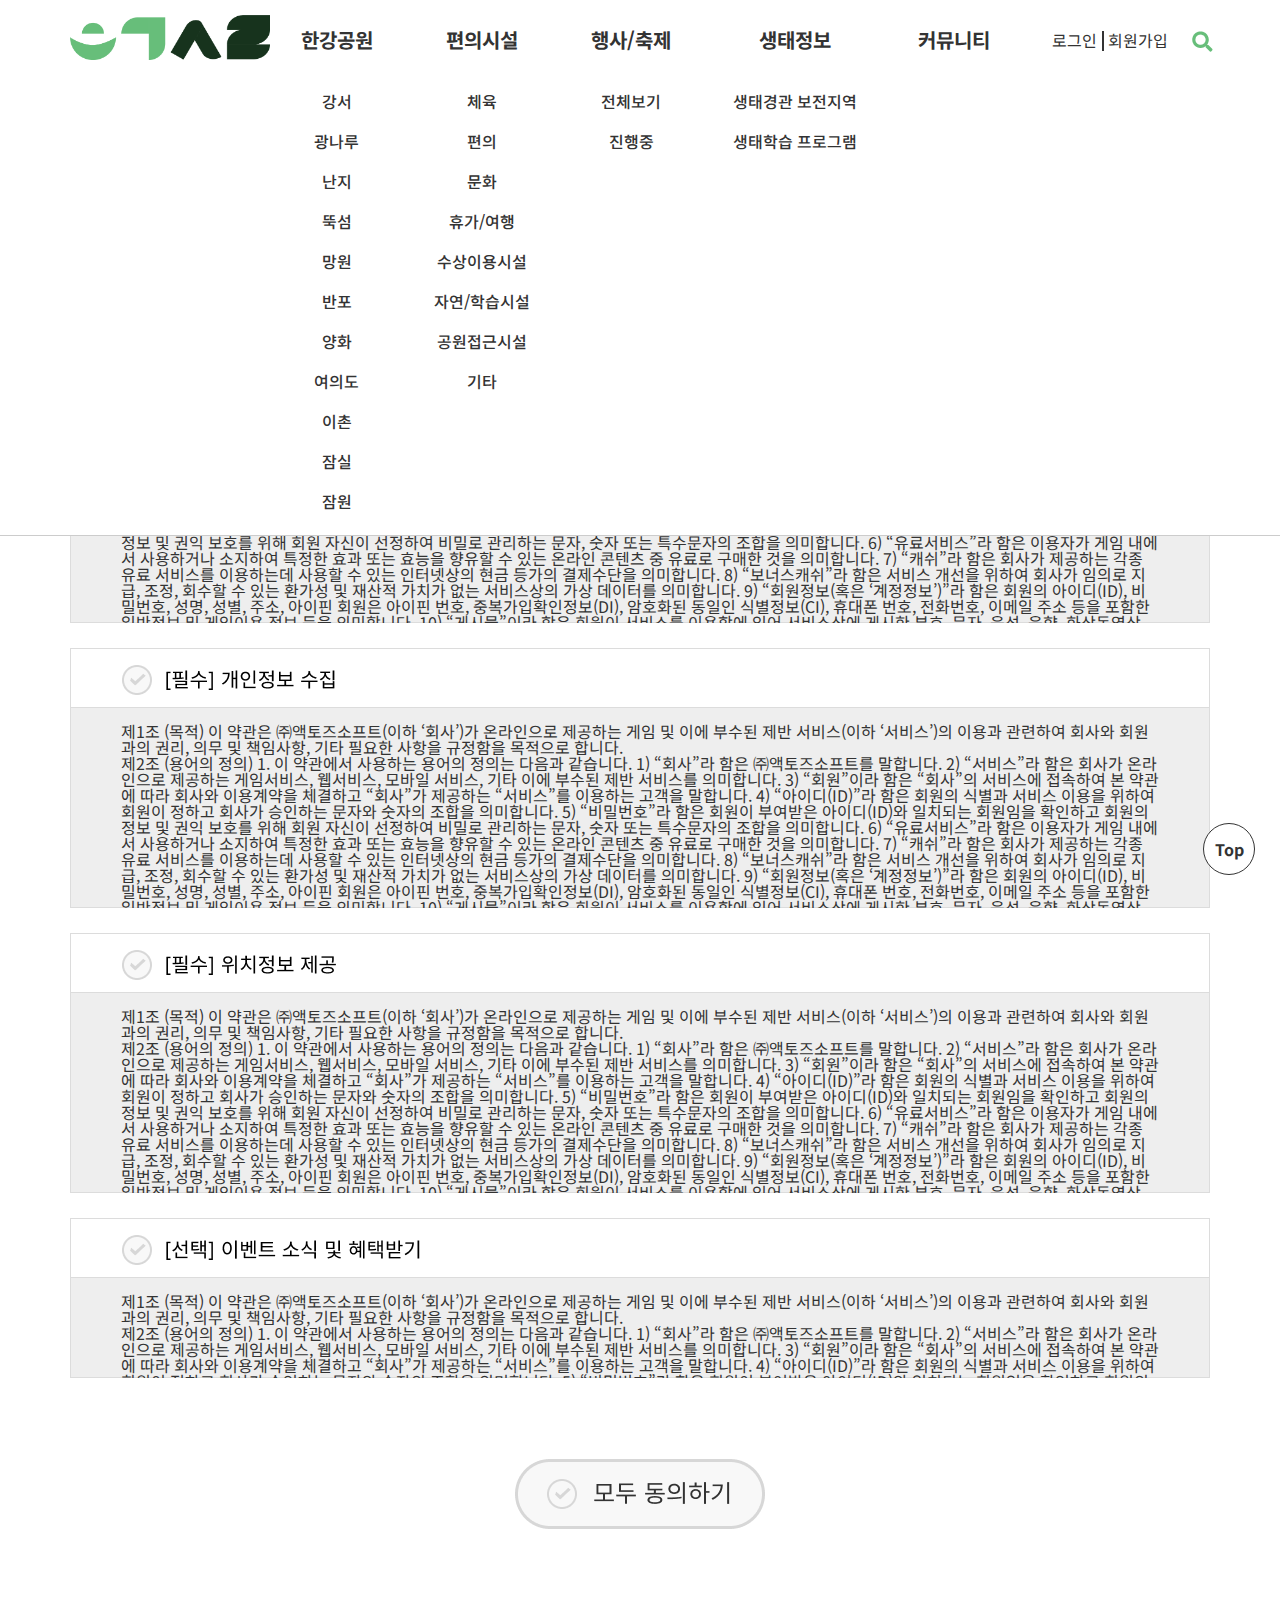
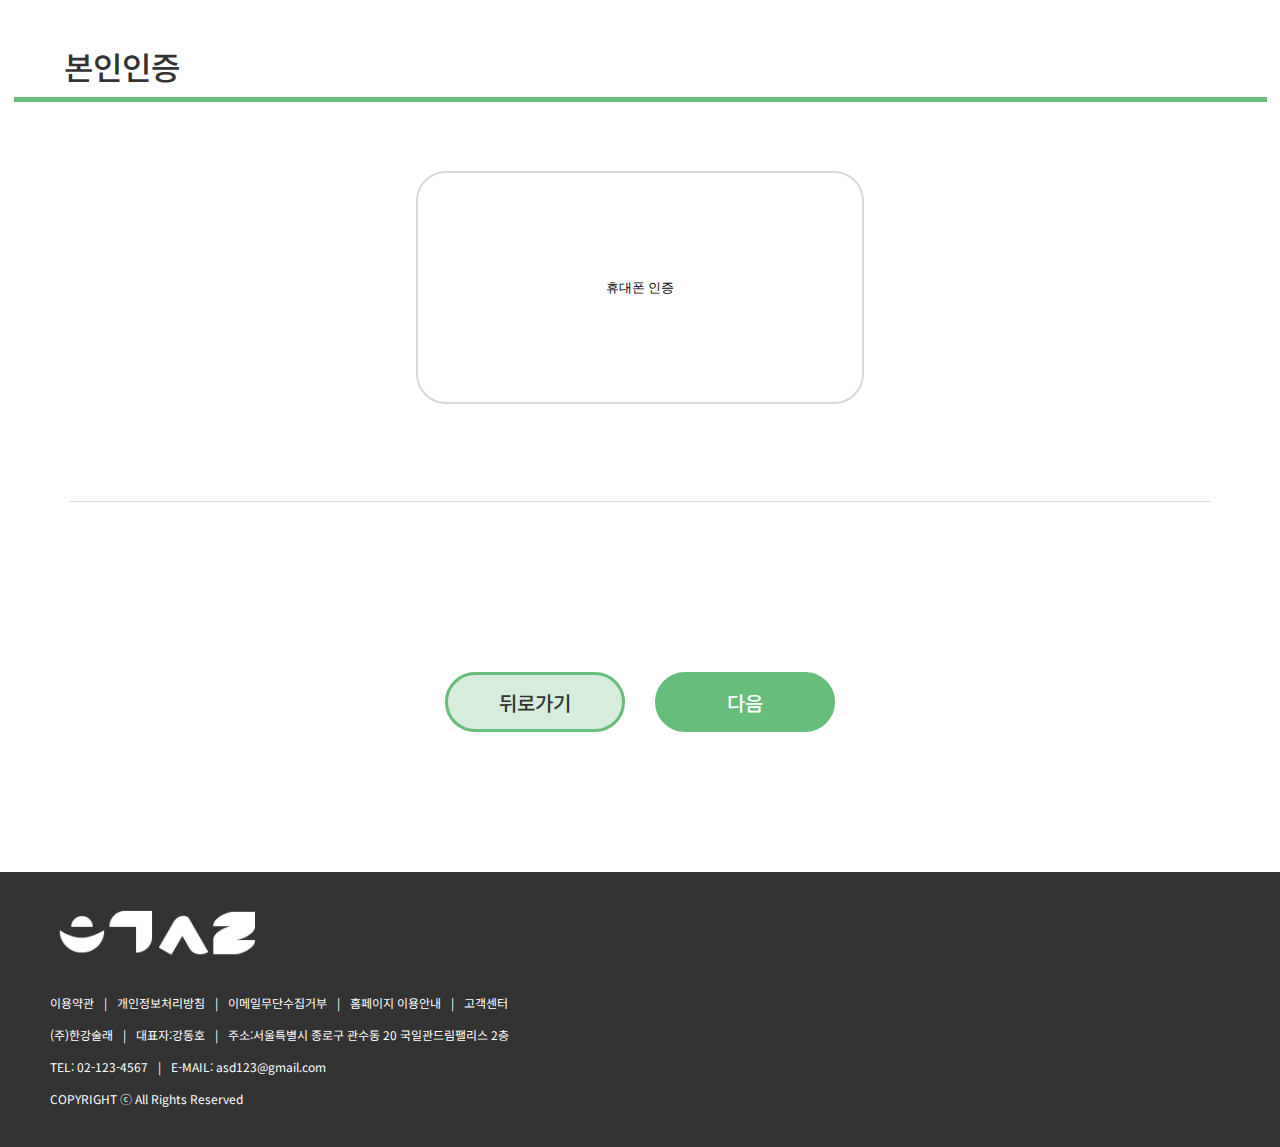
<file: pj2/PC/join_step1.html>
<!DOCTYPE html>
<html lang="ko">
<head>
    <meta charset="UTF-8">
    <meta name="viewport" content="width=device-width, initial-scale=1.0">
    <title>한강술래_메인</title>

    <!-- 1.여백초기화 -->
    <link href="./css/reset.css" rel="stylesheet" type="text/css">
    <!-- 2.공통서식(메인/서브/로그인/회원가입) -->
    <link href="./css/common.css" rel="stylesheet" type="text/css">
    <!-- 3.레이아웃 -->
    <link href="./css/layout.css" rel="stylesheet" type="text/css">
    <!-- 4.메인/서브/로그인/회원가입페이지 서식 -->
    <link href="./css/join_step1.css" rel="stylesheet" type="text/css">

</head>
<body>
    <!-- 상단헤더영역 시작 -->
    <header>
        <div class="wrap">
        <nav class="lnb">
            <h1><a href="index.html"><img src="img/logo.png" alt="로고"></a></h1>
            <ul>
            <li><a href="river.html" title="한강공원">한강공원</a>
                <ul class="sub">
                <li><a href="#" title="강서">강서</a></li>
                <li><a href="#" title="광나루">광나루</a></li>
                <li><a href="#" title="난지">난지</a></li>
                <li><a href="river.html" title="뚝섬">뚝섬</a></li>
                <li><a href="#" title="망원">망원</a></li>
                <li><a href="#" title="반포">반포</a></li>
                <li><a href="#" title="양화">양화</a></li>
                <li><a href="#" title="여의도">여의도</a></li>
                <li><a href="#" title="이촌">이촌</a></li>
                <li><a href="#" title="잠실">잠실</a></li>
                <li><a href="#" title="망원">잠원</a></li>
                </ul>
            </li>
            <li><a href="#" title="편의시설">편의시설</a>
                <ul class="sub">
                <li><a href="convenient.html" title="체육">체육</a></li>
                <li><a href="#" title="편의">편의</a></li>
                <li><a href="#" title="문화">문화</a></li>
                <li><a href="#" title="휴가/여행">휴가/여행</a></li>
                <li><a href="#" title="수상이용시설">수상이용시설</a></li>
                <li><a href="#" title="자연/학습시설">자연/학습시설</a></li>
                <li><a href="#" title="공원접근시설">공원접근시설</a></li>
                <li><a href="#" title="기타">기타</a></li>
                </ul>
            </li>
            <li><a href="#" title="행사축제">행사/축제</a>
                <ul class="sub">
                <li><a href="#" title="전체보기">전체보기</a></li>
                <li><a href="#" title="진행중">진행중</a></li>
                </ul>
            </li>
            <li><a href="#" title="생태">생태정보</a>
                <ul class="sub">
                <li><a href="#" title="생태경관">생태경관 보전지역</a></li>
                <li><a href="#" title="생태학습">생태학습 프로그램</a></li>
                </ul>
            </li>
            <li><a href="#" title="리뷰">커뮤니티</a>
            </li>
            <li><a href="login_form.html" title="로그인">로그인</a></li>
            <li><a href="join_step1.html" title="회원가입">회원가입</a></li>
            <li><a href="#" title="search"><img src="img/search.png" alt="검색"></a></li>
            </ul>
        </nav>
        </div>
    </header>

    <!-- 메인영역 -->
    <main>
        <div class="join_title">
            <h2>회원가입</h2>
        </div>

        <div class="join_stepbox">
            <ul class="join_step">
                <li>
                    <ul class="join_step1">
                        <li>step 01</li>
                        <li>약관동의/본인인증</li>
                    </ul>
                </li>
                <li><img src="./img/nextstep.png" alt="다음단계"></li>
                <li>
                    <ul class="join_step2">
                        <li>step 02</li>
                        <li>기본정보입력</li>
                    </ul>
                </li>
                <li><img src="./img/nextstep.png" alt="다음단계"></li>
                <li>
                    <ul class="join_step3">
                        <li>step 03</li>
                        <li>가입완료</li>
                    </ul>
                </li>
            </ul>
        </div>

        <div class="join_main">


            <div>
                <h3><span>약관동의</span></h3>
                <section class="join_agree1box">
                    <h4>[필수] 이용약관 동의</h4>
                    <div class="checktitle01">
                        <input type="checkbox" id="check01">
                        <label for="check01"><span>[필수] 이용약관 동의</span></label>
                    </div>
                    <div class="agreement_body">
                        <div class="agreement_contentbox">
                            <div class="agreement_content">
                                    <p>제1조 (목적)

                                        이 약관은 ㈜액토즈소프트(이하 ‘회사’)가 온라인으로 제공하는 게임 및 이에 부수된 제반 서비스(이하 ‘서비스’)의 이용과 관련하여 회사와 회원과의 권리, 의무 및 책임사항, 기타 필요한 사항을 규정함을 목적으로 합니다.</p>
                                    <p>제2조 (용어의 정의)

                                        1. 이 약관에서 사용하는 용어의 정의는 다음과 같습니다.
                                        
                                        1) “회사”라 함은 ㈜액토즈소프트를 말합니다.
                                        
                                        2) “서비스”라 함은 회사가 온라인으로 제공하는 게임서비스, 웹서비스, 모바일 서비스, 기타 이에 부수된 제반 서비스를 의미합니다.
                                        
                                        3) “회원”이라 함은 “회사”의 서비스에 접속하여 본 약관에 따라 회사와 이용계약을 체결하고 “회사”가 제공하는 “서비스”를 이용하는 고객을 말합니다.
                                        
                                        4) “아이디(ID)”라 함은 회원의 식별과 서비스 이용을 위하여 회원이 정하고 회사가 승인하는 문자와 숫자의 조합을 의미합니다.
                                        
                                        5) “비밀번호”라 함은 회원이 부여받은 아이디(ID)와 일치되는 회원임을 확인하고 회원의 정보 및 권익 보호를 위해 회원 자신이 선정하여 비밀로 관리하는 문자, 숫자 또는 특수문자의 조합을 의미합니다.
                                        
                                        6) “유료서비스”라 함은 이용자가 게임 내에서 사용하거나 소지하여 특정한 효과 또는 효능을 향유할 수 있는 온라인 콘텐츠 중 유료로 구매한 것을 의미합니다.
                                        
                                        7) “캐쉬”라 함은 회사가 제공하는 각종 유료 서비스를 이용하는데 사용할 수 있는 인터넷상의 현금 등가의 결제수단을 의미합니다.
                                        
                                        8) “보너스캐쉬”라 함은 서비스 개선을 위하여 회사가 임의로 지급, 조정, 회수할 수 있는 환가성 및 재산적 가치가 없는 서비스상의 가상 데이터를 의미합니다.
                                        
                                        9) “회원정보(혹은 ‘계정정보’)”라 함은 회원의 아이디(ID), 비밀번호, 성명, 성별, 주소, 아이핀 회원은 아이핀 번호, 중복가입확인정보(DI), 암호화된 동일인 식별정보(CI), 휴대폰 번호, 전화번호, 이메일 주소 등을 포함한 일반정보 및 게임이용 정보 등을 의미합니다.
                                        
                                        10) “게시물”이라 함은 회원이 서비스를 이용함에 있어 서비스상에 게시한 부호, 문자, 음성, 음향, 화상동영상 등의 정보 형태의 글, 사진, 동영상 및 각종 파일과 링크 등을 의미합니다.
                                        
                                        2. 이 약관에서 사용하는 용어의 정의는 제1항에서 정하는 것을 제외하고는 관계법령 및 기타 일반적인 상관례에 및 게임 서비스별 정책에서 정하는 바에 의합니다.</p>
                                    <p>제3조 (회사정보 등의 제공)

                                        회사는 다음 각 호의 사항을 회사에서 서비스하는 게임서비스 초기화면이나 게임서비스 홈페이지에 게시하며, 회원이 이를 쉽게 알 수 있도록 합니다. 다만, 개인정보취급방침과 약관은 회원이 연결화면을 통하여 볼 수 있도록 할 수 있습니다.
                                        
                                        1. 상호 및 대표자의 성명
                                        
                                        2. 영업소 소재지 주소(회원의 불만을 처리할 수 있는 곳의 주소를 포함합니다.) 및 전자우편 주소
                                        
                                        3. 전화번호, FAX번호
                                        
                                        4. 사업자등록번호, 통신판매업 신고번호
                                        
                                        5. 개인정보취급방침
                                        
                                        6. 이용약관</p>
                                    <p>제4조 (약관의 명시와 개정)

                                        1. 회사는 이 약관의 내용을 이용자가 알 수 있도록 회사가 운영하는 홈페이지(www.latale.com, 이하 “홈페이지”라 함)에 게시하거나 또는 연결화면을 통하여 게시합니다.
                                        
                                         
                                        
                                        2. 회사는 ‘약관의규제에관한법률’, ‘정보통신망이용촉진및정보보호에관한법률(이하’정보통신망법’)등 관계법령에 위배하지 않는 범위에서 이 약관을 개정할 수 있습니다.
                                        
                                        3. 회사는 필요하다고 인정되는 경우 이 약관을 변경할 수 있습니다. 회사는 약관이 변경되는 경우에 제1항의 방식에 따라 그 개정약관의 적용일 7일 전부터 홈페이지에 공시합니다. 다만, 회원의 권리, 의무에 중대한 영향을 미치는 사항에 대하여는 30일간 공시하거나 회원이 회원 가입 시 등록한 전자우편으로 전송하는 방법으로 회원에게 고지합니다. 변경된 약관은 공시하거나 고지한 시행일로부터 효력이 발생합니다.
                                        
                                        4. 약관의 개정 시 회원은 변경된 약관의 적용일로부터 30일 이내에 회사에 대해 거부의 의사표시를 하지 아니하는 경우에는 변경된 약관에 동의한 것으로 간주합니다.
                                        
                                        5. 회원은 변경된 약관에 대해 동의하지 않을 권리가 있으며, 변경된 약관에 동의하지 않을 경우에는 서비스 이용을 중단하고 탈퇴할 수 있습니다.</p>
                                    <p>제5조 (운영정책)

                                        1. 약관을 적용하기 위하여 필요한 사항과 회원의 권익을 보호하고 게임 내 질서를 유지하기 위하여 회사는 약관에서 구체적 범위를 정하여 위임한 사항을 게임서비스 운영정책(이하 “운영정책”이라 합니다)으로 정할 수 있습니다.
                                        
                                        2. 회사는 이 약관의 내용을 이용자가 알 수 있도록 회사가 운영하는 홈페이지(www.latale.com, 이하 “홈페이지”라 함)에 게시하거나 또는 연결화면을 통하여 게시합니다.
                                        
                                         
                                        
                                        3. 회원의 권리 또는 의무에 중대한 변경을 가져오거나 약관의 내용을 변경하는 운영정책의 개정의 경우에는 제4조의 절차에 따릅니다. 단, 운영정책의 개정이 다음 각 호의 어느 하나에 해당하는 경우에는 제2항의 방법으로 사전에 공지합니다.
                                        
                                        1) 약관에서 구체적인 범위를 정하여 위임한 사항을 개정하는 경우
                                        
                                        2) 회원의 권리·의무와 관련 없는 사항을 개정하는 경우
                                        
                                        3) 운영정책의 내용이 약관에서 정한 내용과 근본적으로 다르지 않고 회원이 예측 가능한 범위 내에서 운영정책을 개정하는 경우</p>

                            </div>
                        </div>
                    </div>
                </section>

                <section  class="join_agree2box">
                    <h4>[필수] 개인정보 수집 및 활용 동의</h4>
                    <div class="checktitle02">
                        <input type="checkbox" id="check02">
                        <label for="check02"><span>[필수] 개인정보 수집 및 활용 동의</span></label>
                    </div>
                    <div class="agreement_body">
                        <div class="agreement_contentbox">
                            <div class="agreement_content">
                                    <p>제1조 (목적)

                                        이 약관은 ㈜액토즈소프트(이하 ‘회사’)가 온라인으로 제공하는 게임 및 이에 부수된 제반 서비스(이하 ‘서비스’)의 이용과 관련하여 회사와 회원과의 권리, 의무 및 책임사항, 기타 필요한 사항을 규정함을 목적으로 합니다.</p>
                                    <p>제2조 (용어의 정의)

                                        1. 이 약관에서 사용하는 용어의 정의는 다음과 같습니다.
                                        
                                        1) “회사”라 함은 ㈜액토즈소프트를 말합니다.
                                        
                                        2) “서비스”라 함은 회사가 온라인으로 제공하는 게임서비스, 웹서비스, 모바일 서비스, 기타 이에 부수된 제반 서비스를 의미합니다.
                                        
                                        3) “회원”이라 함은 “회사”의 서비스에 접속하여 본 약관에 따라 회사와 이용계약을 체결하고 “회사”가 제공하는 “서비스”를 이용하는 고객을 말합니다.
                                        
                                        4) “아이디(ID)”라 함은 회원의 식별과 서비스 이용을 위하여 회원이 정하고 회사가 승인하는 문자와 숫자의 조합을 의미합니다.
                                        
                                        5) “비밀번호”라 함은 회원이 부여받은 아이디(ID)와 일치되는 회원임을 확인하고 회원의 정보 및 권익 보호를 위해 회원 자신이 선정하여 비밀로 관리하는 문자, 숫자 또는 특수문자의 조합을 의미합니다.
                                        
                                        6) “유료서비스”라 함은 이용자가 게임 내에서 사용하거나 소지하여 특정한 효과 또는 효능을 향유할 수 있는 온라인 콘텐츠 중 유료로 구매한 것을 의미합니다.
                                        
                                        7) “캐쉬”라 함은 회사가 제공하는 각종 유료 서비스를 이용하는데 사용할 수 있는 인터넷상의 현금 등가의 결제수단을 의미합니다.
                                        
                                        8) “보너스캐쉬”라 함은 서비스 개선을 위하여 회사가 임의로 지급, 조정, 회수할 수 있는 환가성 및 재산적 가치가 없는 서비스상의 가상 데이터를 의미합니다.
                                        
                                        9) “회원정보(혹은 ‘계정정보’)”라 함은 회원의 아이디(ID), 비밀번호, 성명, 성별, 주소, 아이핀 회원은 아이핀 번호, 중복가입확인정보(DI), 암호화된 동일인 식별정보(CI), 휴대폰 번호, 전화번호, 이메일 주소 등을 포함한 일반정보 및 게임이용 정보 등을 의미합니다.
                                        
                                        10) “게시물”이라 함은 회원이 서비스를 이용함에 있어 서비스상에 게시한 부호, 문자, 음성, 음향, 화상동영상 등의 정보 형태의 글, 사진, 동영상 및 각종 파일과 링크 등을 의미합니다.
                                        
                                        2. 이 약관에서 사용하는 용어의 정의는 제1항에서 정하는 것을 제외하고는 관계법령 및 기타 일반적인 상관례에 및 게임 서비스별 정책에서 정하는 바에 의합니다.</p>
                                    <p>제3조 (회사정보 등의 제공)

                                        회사는 다음 각 호의 사항을 회사에서 서비스하는 게임서비스 초기화면이나 게임서비스 홈페이지에 게시하며, 회원이 이를 쉽게 알 수 있도록 합니다. 다만, 개인정보취급방침과 약관은 회원이 연결화면을 통하여 볼 수 있도록 할 수 있습니다.
                                        
                                        1. 상호 및 대표자의 성명
                                        
                                        2. 영업소 소재지 주소(회원의 불만을 처리할 수 있는 곳의 주소를 포함합니다.) 및 전자우편 주소
                                        
                                        3. 전화번호, FAX번호
                                        
                                        4. 사업자등록번호, 통신판매업 신고번호
                                        
                                        5. 개인정보취급방침
                                        
                                        6. 이용약관</p>
                                    <p>제4조 (약관의 명시와 개정)

                                        1. 회사는 이 약관의 내용을 이용자가 알 수 있도록 회사가 운영하는 홈페이지(www.latale.com, 이하 “홈페이지”라 함)에 게시하거나 또는 연결화면을 통하여 게시합니다.
                                        
                                         
                                        
                                        2. 회사는 ‘약관의규제에관한법률’, ‘정보통신망이용촉진및정보보호에관한법률(이하’정보통신망법’)등 관계법령에 위배하지 않는 범위에서 이 약관을 개정할 수 있습니다.
                                        
                                        3. 회사는 필요하다고 인정되는 경우 이 약관을 변경할 수 있습니다. 회사는 약관이 변경되는 경우에 제1항의 방식에 따라 그 개정약관의 적용일 7일 전부터 홈페이지에 공시합니다. 다만, 회원의 권리, 의무에 중대한 영향을 미치는 사항에 대하여는 30일간 공시하거나 회원이 회원 가입 시 등록한 전자우편으로 전송하는 방법으로 회원에게 고지합니다. 변경된 약관은 공시하거나 고지한 시행일로부터 효력이 발생합니다.
                                        
                                        4. 약관의 개정 시 회원은 변경된 약관의 적용일로부터 30일 이내에 회사에 대해 거부의 의사표시를 하지 아니하는 경우에는 변경된 약관에 동의한 것으로 간주합니다.
                                        
                                        5. 회원은 변경된 약관에 대해 동의하지 않을 권리가 있으며, 변경된 약관에 동의하지 않을 경우에는 서비스 이용을 중단하고 탈퇴할 수 있습니다.</p>
                                    <p>제5조 (운영정책)

                                        1. 약관을 적용하기 위하여 필요한 사항과 회원의 권익을 보호하고 게임 내 질서를 유지하기 위하여 회사는 약관에서 구체적 범위를 정하여 위임한 사항을 게임서비스 운영정책(이하 “운영정책”이라 합니다)으로 정할 수 있습니다.
                                        
                                        2. 회사는 이 약관의 내용을 이용자가 알 수 있도록 회사가 운영하는 홈페이지(www.latale.com, 이하 “홈페이지”라 함)에 게시하거나 또는 연결화면을 통하여 게시합니다.
                                        
                                         
                                        
                                        3. 회원의 권리 또는 의무에 중대한 변경을 가져오거나 약관의 내용을 변경하는 운영정책의 개정의 경우에는 제4조의 절차에 따릅니다. 단, 운영정책의 개정이 다음 각 호의 어느 하나에 해당하는 경우에는 제2항의 방법으로 사전에 공지합니다.
                                        
                                        1) 약관에서 구체적인 범위를 정하여 위임한 사항을 개정하는 경우
                                        
                                        2) 회원의 권리·의무와 관련 없는 사항을 개정하는 경우
                                        
                                        3) 운영정책의 내용이 약관에서 정한 내용과 근본적으로 다르지 않고 회원이 예측 가능한 범위 내에서 운영정책을 개정하는 경우</p>

                            </div>
                        </div>
                    </div>
                </section>

                <section  class="join_agree3box">
                    <h4>[필수] 위치정보 제공 동의</h4>
                    <div class="checktitle03">
                        <input type="checkbox" id="check03">
                        <label for="check03"><span>[필수] 위치정보 제공 동의</span></label>
                    </div>
                    <div>
                        <div class="agreement_body">
                            <div class="agreement_contentbox">
                                <div class="agreement_content">
                                        <p>제1조 (목적)
    
                                            이 약관은 ㈜액토즈소프트(이하 ‘회사’)가 온라인으로 제공하는 게임 및 이에 부수된 제반 서비스(이하 ‘서비스’)의 이용과 관련하여 회사와 회원과의 권리, 의무 및 책임사항, 기타 필요한 사항을 규정함을 목적으로 합니다.</p>
                                        <p>제2조 (용어의 정의)
    
                                            1. 이 약관에서 사용하는 용어의 정의는 다음과 같습니다.
                                            
                                            1) “회사”라 함은 ㈜액토즈소프트를 말합니다.
                                            
                                            2) “서비스”라 함은 회사가 온라인으로 제공하는 게임서비스, 웹서비스, 모바일 서비스, 기타 이에 부수된 제반 서비스를 의미합니다.
                                            
                                            3) “회원”이라 함은 “회사”의 서비스에 접속하여 본 약관에 따라 회사와 이용계약을 체결하고 “회사”가 제공하는 “서비스”를 이용하는 고객을 말합니다.
                                            
                                            4) “아이디(ID)”라 함은 회원의 식별과 서비스 이용을 위하여 회원이 정하고 회사가 승인하는 문자와 숫자의 조합을 의미합니다.
                                            
                                            5) “비밀번호”라 함은 회원이 부여받은 아이디(ID)와 일치되는 회원임을 확인하고 회원의 정보 및 권익 보호를 위해 회원 자신이 선정하여 비밀로 관리하는 문자, 숫자 또는 특수문자의 조합을 의미합니다.
                                            
                                            6) “유료서비스”라 함은 이용자가 게임 내에서 사용하거나 소지하여 특정한 효과 또는 효능을 향유할 수 있는 온라인 콘텐츠 중 유료로 구매한 것을 의미합니다.
                                            
                                            7) “캐쉬”라 함은 회사가 제공하는 각종 유료 서비스를 이용하는데 사용할 수 있는 인터넷상의 현금 등가의 결제수단을 의미합니다.
                                            
                                            8) “보너스캐쉬”라 함은 서비스 개선을 위하여 회사가 임의로 지급, 조정, 회수할 수 있는 환가성 및 재산적 가치가 없는 서비스상의 가상 데이터를 의미합니다.
                                            
                                            9) “회원정보(혹은 ‘계정정보’)”라 함은 회원의 아이디(ID), 비밀번호, 성명, 성별, 주소, 아이핀 회원은 아이핀 번호, 중복가입확인정보(DI), 암호화된 동일인 식별정보(CI), 휴대폰 번호, 전화번호, 이메일 주소 등을 포함한 일반정보 및 게임이용 정보 등을 의미합니다.
                                            
                                            10) “게시물”이라 함은 회원이 서비스를 이용함에 있어 서비스상에 게시한 부호, 문자, 음성, 음향, 화상동영상 등의 정보 형태의 글, 사진, 동영상 및 각종 파일과 링크 등을 의미합니다.
                                            
                                            2. 이 약관에서 사용하는 용어의 정의는 제1항에서 정하는 것을 제외하고는 관계법령 및 기타 일반적인 상관례에 및 게임 서비스별 정책에서 정하는 바에 의합니다.</p>
                                        <p>제3조 (회사정보 등의 제공)
    
                                            회사는 다음 각 호의 사항을 회사에서 서비스하는 게임서비스 초기화면이나 게임서비스 홈페이지에 게시하며, 회원이 이를 쉽게 알 수 있도록 합니다. 다만, 개인정보취급방침과 약관은 회원이 연결화면을 통하여 볼 수 있도록 할 수 있습니다.
                                            
                                            1. 상호 및 대표자의 성명
                                            
                                            2. 영업소 소재지 주소(회원의 불만을 처리할 수 있는 곳의 주소를 포함합니다.) 및 전자우편 주소
                                            
                                            3. 전화번호, FAX번호
                                            
                                            4. 사업자등록번호, 통신판매업 신고번호
                                            
                                            5. 개인정보취급방침
                                            
                                            6. 이용약관</p>
                                        <p>제4조 (약관의 명시와 개정)
    
                                            1. 회사는 이 약관의 내용을 이용자가 알 수 있도록 회사가 운영하는 홈페이지(www.latale.com, 이하 “홈페이지”라 함)에 게시하거나 또는 연결화면을 통하여 게시합니다.
                                            
                                             
                                            
                                            2. 회사는 ‘약관의규제에관한법률’, ‘정보통신망이용촉진및정보보호에관한법률(이하’정보통신망법’)등 관계법령에 위배하지 않는 범위에서 이 약관을 개정할 수 있습니다.
                                            
                                            3. 회사는 필요하다고 인정되는 경우 이 약관을 변경할 수 있습니다. 회사는 약관이 변경되는 경우에 제1항의 방식에 따라 그 개정약관의 적용일 7일 전부터 홈페이지에 공시합니다. 다만, 회원의 권리, 의무에 중대한 영향을 미치는 사항에 대하여는 30일간 공시하거나 회원이 회원 가입 시 등록한 전자우편으로 전송하는 방법으로 회원에게 고지합니다. 변경된 약관은 공시하거나 고지한 시행일로부터 효력이 발생합니다.
                                            
                                            4. 약관의 개정 시 회원은 변경된 약관의 적용일로부터 30일 이내에 회사에 대해 거부의 의사표시를 하지 아니하는 경우에는 변경된 약관에 동의한 것으로 간주합니다.
                                            
                                            5. 회원은 변경된 약관에 대해 동의하지 않을 권리가 있으며, 변경된 약관에 동의하지 않을 경우에는 서비스 이용을 중단하고 탈퇴할 수 있습니다.</p>
                                        <p>제5조 (운영정책)
    
                                            1. 약관을 적용하기 위하여 필요한 사항과 회원의 권익을 보호하고 게임 내 질서를 유지하기 위하여 회사는 약관에서 구체적 범위를 정하여 위임한 사항을 게임서비스 운영정책(이하 “운영정책”이라 합니다)으로 정할 수 있습니다.
                                            
                                            2. 회사는 이 약관의 내용을 이용자가 알 수 있도록 회사가 운영하는 홈페이지(www.latale.com, 이하 “홈페이지”라 함)에 게시하거나 또는 연결화면을 통하여 게시합니다.
                                            
                                             
                                            
                                            3. 회원의 권리 또는 의무에 중대한 변경을 가져오거나 약관의 내용을 변경하는 운영정책의 개정의 경우에는 제4조의 절차에 따릅니다. 단, 운영정책의 개정이 다음 각 호의 어느 하나에 해당하는 경우에는 제2항의 방법으로 사전에 공지합니다.
                                            
                                            1) 약관에서 구체적인 범위를 정하여 위임한 사항을 개정하는 경우
                                            
                                            2) 회원의 권리·의무와 관련 없는 사항을 개정하는 경우
                                            
                                            3) 운영정책의 내용이 약관에서 정한 내용과 근본적으로 다르지 않고 회원이 예측 가능한 범위 내에서 운영정책을 개정하는 경우</p>
    
                                </div>
                            </div>
                        </div>
                    </div>
                </section>

                <section  class="join_agree4box">
                    <h4>[선택] 이벤트 소식 및 혜택받기</h4>
                    <div class="checktitle04">
                        <input type="checkbox" id="check04">
                        <label for="check04"><span>[선택] 이벤트 소식 및 혜택받기</span></label>
                    </div>
                    <div>
                        <div class="agreement_body2">
                            <div class="agreement_contentbox2">
                                <div class="agreement_content">
                                        <p>제1조 (목적)
    
                                            이 약관은 ㈜액토즈소프트(이하 ‘회사’)가 온라인으로 제공하는 게임 및 이에 부수된 제반 서비스(이하 ‘서비스’)의 이용과 관련하여 회사와 회원과의 권리, 의무 및 책임사항, 기타 필요한 사항을 규정함을 목적으로 합니다.</p>
                                        <p>제2조 (용어의 정의)
    
                                            1. 이 약관에서 사용하는 용어의 정의는 다음과 같습니다.
                                            
                                            1) “회사”라 함은 ㈜액토즈소프트를 말합니다.
                                            
                                            2) “서비스”라 함은 회사가 온라인으로 제공하는 게임서비스, 웹서비스, 모바일 서비스, 기타 이에 부수된 제반 서비스를 의미합니다.
                                            
                                            3) “회원”이라 함은 “회사”의 서비스에 접속하여 본 약관에 따라 회사와 이용계약을 체결하고 “회사”가 제공하는 “서비스”를 이용하는 고객을 말합니다.
                                            
                                            4) “아이디(ID)”라 함은 회원의 식별과 서비스 이용을 위하여 회원이 정하고 회사가 승인하는 문자와 숫자의 조합을 의미합니다.
                                            
                                            5) “비밀번호”라 함은 회원이 부여받은 아이디(ID)와 일치되는 회원임을 확인하고 회원의 정보 및 권익 보호를 위해 회원 자신이 선정하여 비밀로 관리하는 문자, 숫자 또는 특수문자의 조합을 의미합니다.
                                            
                                            6) “유료서비스”라 함은 이용자가 게임 내에서 사용하거나 소지하여 특정한 효과 또는 효능을 향유할 수 있는 온라인 콘텐츠 중 유료로 구매한 것을 의미합니다.
                                            
                                            7) “캐쉬”라 함은 회사가 제공하는 각종 유료 서비스를 이용하는데 사용할 수 있는 인터넷상의 현금 등가의 결제수단을 의미합니다.
                                            
                                            8) “보너스캐쉬”라 함은 서비스 개선을 위하여 회사가 임의로 지급, 조정, 회수할 수 있는 환가성 및 재산적 가치가 없는 서비스상의 가상 데이터를 의미합니다.
                                            
                                            9) “회원정보(혹은 ‘계정정보’)”라 함은 회원의 아이디(ID), 비밀번호, 성명, 성별, 주소, 아이핀 회원은 아이핀 번호, 중복가입확인정보(DI), 암호화된 동일인 식별정보(CI), 휴대폰 번호, 전화번호, 이메일 주소 등을 포함한 일반정보 및 게임이용 정보 등을 의미합니다.
                                            
                                            10) “게시물”이라 함은 회원이 서비스를 이용함에 있어 서비스상에 게시한 부호, 문자, 음성, 음향, 화상동영상 등의 정보 형태의 글, 사진, 동영상 및 각종 파일과 링크 등을 의미합니다.
                                            
                                            2. 이 약관에서 사용하는 용어의 정의는 제1항에서 정하는 것을 제외하고는 관계법령 및 기타 일반적인 상관례에 및 게임 서비스별 정책에서 정하는 바에 의합니다.</p>
                                        <p>제3조 (회사정보 등의 제공)
    
                                            회사는 다음 각 호의 사항을 회사에서 서비스하는 게임서비스 초기화면이나 게임서비스 홈페이지에 게시하며, 회원이 이를 쉽게 알 수 있도록 합니다. 다만, 개인정보취급방침과 약관은 회원이 연결화면을 통하여 볼 수 있도록 할 수 있습니다.
                                            
                                            1. 상호 및 대표자의 성명
                                            
                                            2. 영업소 소재지 주소(회원의 불만을 처리할 수 있는 곳의 주소를 포함합니다.) 및 전자우편 주소
                                            
                                            3. 전화번호, FAX번호
                                            
                                            4. 사업자등록번호, 통신판매업 신고번호
                                            
                                            5. 개인정보취급방침
                                            
                                            6. 이용약관</p>
                                        <p>제4조 (약관의 명시와 개정)
    
                                            1. 회사는 이 약관의 내용을 이용자가 알 수 있도록 회사가 운영하는 홈페이지(www.latale.com, 이하 “홈페이지”라 함)에 게시하거나 또는 연결화면을 통하여 게시합니다.
                                            
                                             
                                            
                                            2. 회사는 ‘약관의규제에관한법률’, ‘정보통신망이용촉진및정보보호에관한법률(이하’정보통신망법’)등 관계법령에 위배하지 않는 범위에서 이 약관을 개정할 수 있습니다.
                                            
                                            3. 회사는 필요하다고 인정되는 경우 이 약관을 변경할 수 있습니다. 회사는 약관이 변경되는 경우에 제1항의 방식에 따라 그 개정약관의 적용일 7일 전부터 홈페이지에 공시합니다. 다만, 회원의 권리, 의무에 중대한 영향을 미치는 사항에 대하여는 30일간 공시하거나 회원이 회원 가입 시 등록한 전자우편으로 전송하는 방법으로 회원에게 고지합니다. 변경된 약관은 공시하거나 고지한 시행일로부터 효력이 발생합니다.
                                            
                                            4. 약관의 개정 시 회원은 변경된 약관의 적용일로부터 30일 이내에 회사에 대해 거부의 의사표시를 하지 아니하는 경우에는 변경된 약관에 동의한 것으로 간주합니다.
                                            
                                            5. 회원은 변경된 약관에 대해 동의하지 않을 권리가 있으며, 변경된 약관에 동의하지 않을 경우에는 서비스 이용을 중단하고 탈퇴할 수 있습니다.</p>
                                        <p>제5조 (운영정책)
    
                                            1. 약관을 적용하기 위하여 필요한 사항과 회원의 권익을 보호하고 게임 내 질서를 유지하기 위하여 회사는 약관에서 구체적 범위를 정하여 위임한 사항을 게임서비스 운영정책(이하 “운영정책”이라 합니다)으로 정할 수 있습니다.
                                            
                                            2. 회사는 이 약관의 내용을 이용자가 알 수 있도록 회사가 운영하는 홈페이지(www.latale.com, 이하 “홈페이지”라 함)에 게시하거나 또는 연결화면을 통하여 게시합니다.
                                            
                                             
                                            
                                            3. 회원의 권리 또는 의무에 중대한 변경을 가져오거나 약관의 내용을 변경하는 운영정책의 개정의 경우에는 제4조의 절차에 따릅니다. 단, 운영정책의 개정이 다음 각 호의 어느 하나에 해당하는 경우에는 제2항의 방법으로 사전에 공지합니다.
                                            
                                            1) 약관에서 구체적인 범위를 정하여 위임한 사항을 개정하는 경우
                                            
                                            2) 회원의 권리·의무와 관련 없는 사항을 개정하는 경우
                                            
                                            3) 운영정책의 내용이 약관에서 정한 내용과 근본적으로 다르지 않고 회원이 예측 가능한 범위 내에서 운영정책을 개정하는 경우</p>
    
                                </div>
                            </div>
                        </div>
                    </div>
                </section>

                <div class="checkallbox">
                    <input type="checkbox" id="checkall">
                    <label for="checkall"><span>모두 동의하기</span></label>
                </div>
            </div>

            <div>
                <h3><span>본인인증</span></h3>
                <div class="admitbox">
                    <ul>
                        <li><input type="button" class="admit_btn" value="휴대폰 인증"></li>
                    </ul>
                </div>
            </div>

            <div class="move_btnbox">
                <ul class="move_btn">
                    <li><a href="login_form.html" title="뒤로가기" class="btn_back">뒤로가기</a></li>
                    <li><a href="join_step2.html" title="다음페이지로가기" class="btn_next">다음</a></li>
                </ul>
            </div>
        </div>
    </main>

    <!-- 푸터영역 시작 -->
    <footer>
        <div class="f_inner">
            <h2 class="f_logo">
                <img src="./img/logo2_white.png" alt="한강술래로고">
            </h2>

            <nav class="f_lnb">
                <ul>
                    <li><a href="#" title="이용약관 바로가기">이용약관</a></li>
                    <li>&#124;</li>
                    <li><a href="#" title="개인정보처리방침 바로가기">개인정보처리방침</a></li>
                    <li>&#124;</li>
                    <li><a href="#" title="이메일무단수집거부 바로가기">이메일무단수집거부</a></li>
                    <li>&#124;</li>
                    <li><a href="#" title="홈페이지 이용안내 바로가기">홈페이지 이용안내</a></li>
                    <li>&#124;</li>
                    <li><a href="#" title="고객센터 바로가기">고객센터</a></li>
                </ul>
            </nav>
        
            <address>
                <ul class="add">
                    <li>(주)한강술래</li>
                    <li>&#124;</li>
                    <li>대표자:강동호</li>
                    <li>&#124;</li>
                    <li>주소:서울특별시 종로구 관수동 20 국일관드림팰리스 2층</li>
                </ul>
                <ul class="call">
                    <li>TEL: 02-123-4567</li>
                    <li>&#124;</li>
                    <li>E-MAIL: asd123@gmail.com</li>
                </ul>
                <p class="copy">COPYRIGHT &#9426; All Rights Reserved</p>
            </address>
        </div>
        <a href="#" title="상단바로가기" class="t_btn">Top</a>
    </footer>
</body>
</html>
</file>
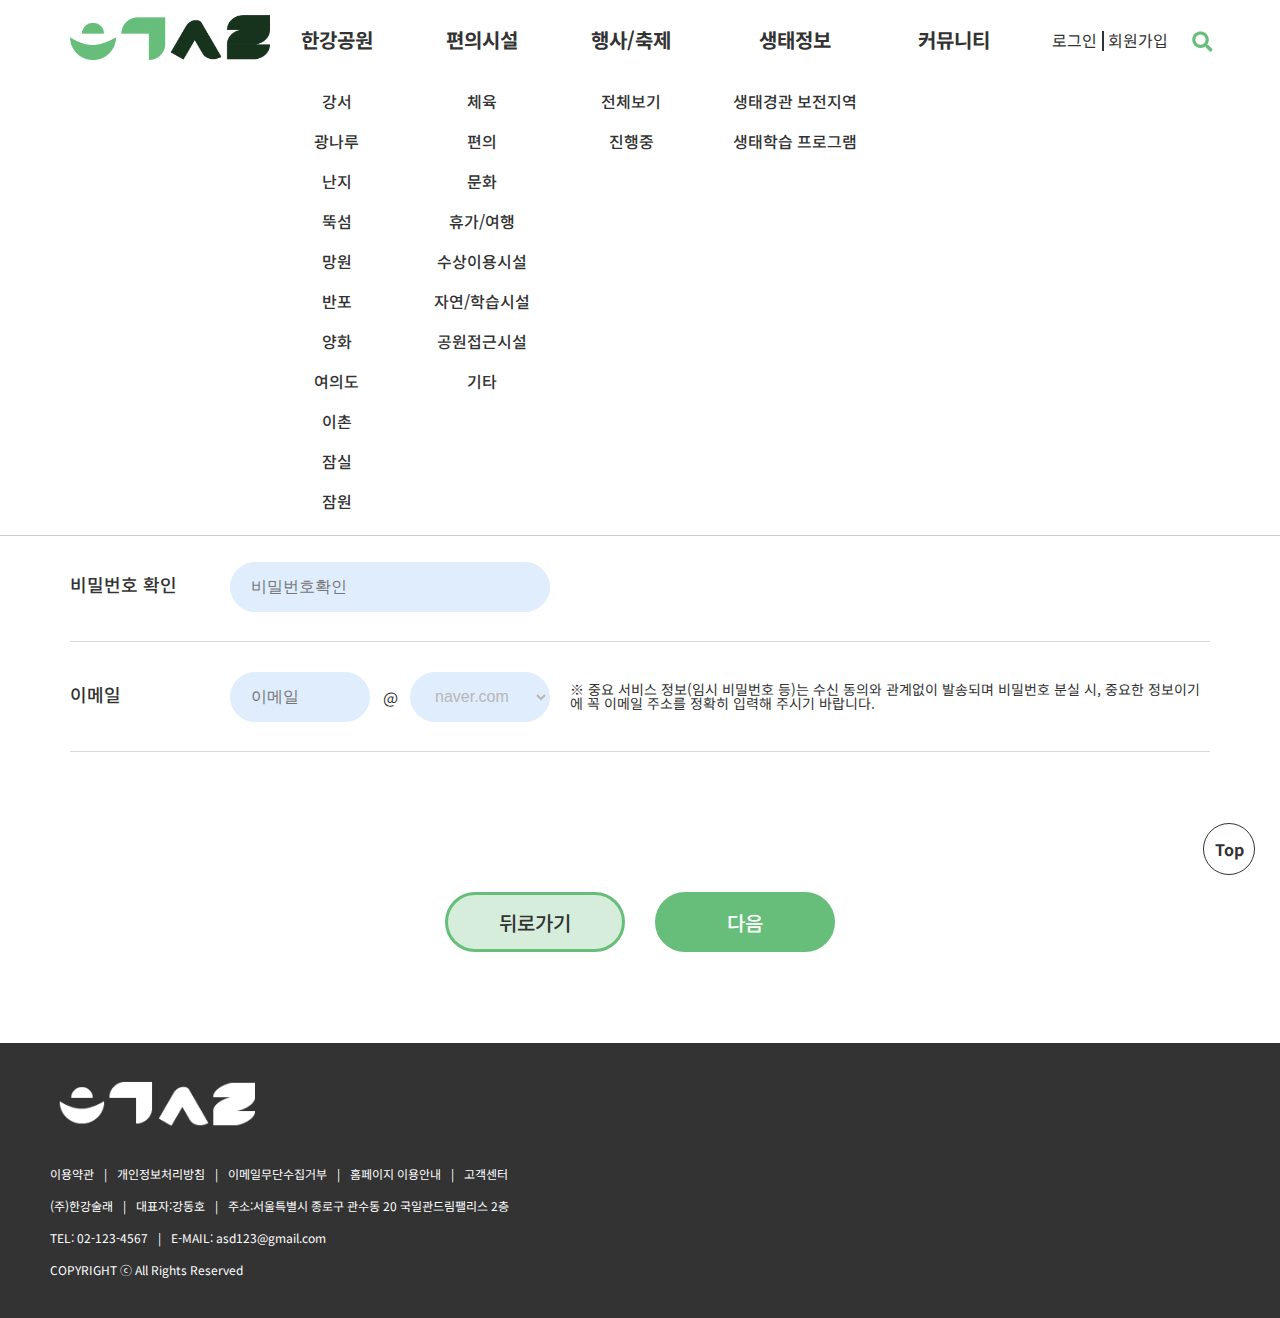
<file: pj2/PC/join_step2.html>
<!DOCTYPE html>
<html lang="ko">
<head>
    <meta charset="UTF-8">
    <meta name="viewport" content="width=device-width, initial-scale=1.0">
    <title>한강술래_메인</title>

    <!-- 1.여백초기화 -->
    <link href="./css/reset.css" rel="stylesheet" type="text/css">
    <!-- 2.공통서식(메인/서브/로그인/회원가입) -->
    <link href="./css/common.css" rel="stylesheet" type="text/css">
    <!-- 3.레이아웃 -->
    <link href="./css/layout.css" rel="stylesheet" type="text/css">
    <!-- 4.메인/서브/로그인/회원가입페이지 서식 -->
    <link href="./css/join_step2.css" rel="stylesheet" type="text/css">

</head>
<body>
    <!-- 상단헤더영역 시작 -->
    <header>
        <div class="wrap">
        <nav class="lnb">
            <h1><a href="index.html"><img src="img/logo.png" alt="로고"></a></h1>
            <ul>
            <li><a href="river.html" title="한강공원">한강공원</a>
                <ul class="sub">
                <li><a href="#" title="강서">강서</a></li>
                <li><a href="#" title="광나루">광나루</a></li>
                <li><a href="#" title="난지">난지</a></li>
                <li><a href="river.html" title="뚝섬">뚝섬</a></li>
                <li><a href="#" title="망원">망원</a></li>
                <li><a href="#" title="반포">반포</a></li>
                <li><a href="#" title="양화">양화</a></li>
                <li><a href="#" title="여의도">여의도</a></li>
                <li><a href="#" title="이촌">이촌</a></li>
                <li><a href="#" title="잠실">잠실</a></li>
                <li><a href="#" title="망원">잠원</a></li>
                </ul>
            </li>
            <li><a href="#" title="편의시설">편의시설</a>
                <ul class="sub">
                <li><a href="convenient.html" title="체육">체육</a></li>
                <li><a href="#" title="편의">편의</a></li>
                <li><a href="#" title="문화">문화</a></li>
                <li><a href="#" title="휴가/여행">휴가/여행</a></li>
                <li><a href="#" title="수상이용시설">수상이용시설</a></li>
                <li><a href="#" title="자연/학습시설">자연/학습시설</a></li>
                <li><a href="#" title="공원접근시설">공원접근시설</a></li>
                <li><a href="#" title="기타">기타</a></li>
                </ul>
            </li>
            <li><a href="#" title="행사축제">행사/축제</a>
                <ul class="sub">
                <li><a href="#" title="전체보기">전체보기</a></li>
                <li><a href="#" title="진행중">진행중</a></li>
                </ul>
            </li>
            <li><a href="#" title="생태">생태정보</a>
                <ul class="sub">
                <li><a href="#" title="생태경관">생태경관 보전지역</a></li>
                <li><a href="#" title="생태학습">생태학습 프로그램</a></li>
                </ul>
            </li>
            <li><a href="#" title="리뷰">커뮤니티</a>
            </li>
            <li><a href="login_form.html" title="로그인">로그인</a></li>
            <li><a href="join_step1.html" title="회원가입">회원가입</a></li>
            <li><a href="#" title="search"><img src="img/search.png" alt="검색"></a></li>
            </ul>
        </nav>
        </div>
    </header>

    <!-- 메인영역 -->
    <main>
        <div class="join_title">
            <h2>회원가입</h2>
        </div>

        <div class="join_stepbox">
            <ul class="join_step">
                <li>
                    <ul class="join_step1">
                        <li>step 01</li>
                        <li>약관동의/본인인증</li>
                    </ul>
                </li>
                <li><img src="./img/nextstep.png" alt="다음단계"></li>
                <li>
                    <ul class="join_step2">
                        <li>step 02</li>
                        <li>기본정보입력</li>
                    </ul>
                </li>
                <li><img src="./img/nextstep.png" alt="다음단계"></li>
                <li>
                    <ul class="join_step3">
                        <li>step 03</li>
                        <li>가입완료</li>
                    </ul>
                </li>
            </ul>
        </div>

        <div class="join_main">
            <div class="join_info">
                <h3><span>기본정보</span></h3>
                <form name="기본정보" method="post" action="받을서버주소">
                    <table class="infobox">
                        <tbody>
                            <tr class="info_id">
                                <th>아이디</th>
                                <td>
                                    <div>
                                        <input type="text" placeholder="아이디" class="idtext">
                                        <input type="button" value="중복확인" class="reidtext">
                                    </div>
                                </td>
                                <td class="caution">※ 영문 소문자와 숫자만 사용하여, 영문 소문자로 시작하는 4~12자의 아이디를 입력해주세요.</td>
                            </tr>
                            <tr class="info_pw">
                                <th>비밀번호</th>
                                <td>
                                    <input type="password" placeholder="비밀번호" class="pwtext">
                                </td>
                                <td class="caution">※ 영문 대문자와 소문자, 숫자, 특수문자 중 2가지 이상을 조합하여 6~20자로 입력해주세요.</td>
                            </tr>
                            <tr class="info_repw">
                                <th>비밀번호 확인</th>
                                <td colspan="2">
                                    <input type="password" placeholder="비밀번호확인" class="repwtext">
                                </td>
                            </tr>
                            <tr class="info_email">
                                <th>이메일</th>
                                <td>
                                    <div>
                                        <input type="text" placeholder="이메일" class="emailtext">
                                        <span>@</span>
                                        <select class="selectdomain">
                                            <option value="">naver.com</option>
                                            <option value="">daum.net</option>
                                            <option value="">gmail.com</option>
                                        </select>
                                    </div>
                                </td>
                                <td class="caution tworows">※ 중요 서비스 정보(임시 비밀번호 등)는 수신 동의와 관계없이 발송되며 비밀번호 분실 시, 중요한 정보이기에 꼭 이메일 주소를 정확히 입력해 주시기 바랍니다.</td>
                            </tr>
                        </tbody>
                    </table>
                </form>
            </div>

            <div class="move_btnbox">
                <ul class="move_btn">
                    <li><a href="join_step1.html" title="뒤로가기" class="btn_back">뒤로가기</a></li>
                    <li><a href="join_step3.html" title="다음페이지로가기" class="btn_next">다음</a></li>
                </ul>
            </div>
        </div>
    </main>

    <!-- 푸터영역 시작 -->
    <footer>
        <div class="f_inner">
            <h2 class="f_logo">
                <img src="./img/logo2_white.png" alt="한강술래로고">
            </h2>

            <nav class="f_lnb">
                <ul>
                    <li><a href="#" title="이용약관 바로가기">이용약관</a></li>
                    <li>&#124;</li>
                    <li><a href="#" title="개인정보처리방침 바로가기">개인정보처리방침</a></li>
                    <li>&#124;</li>
                    <li><a href="#" title="이메일무단수집거부 바로가기">이메일무단수집거부</a></li>
                    <li>&#124;</li>
                    <li><a href="#" title="홈페이지 이용안내 바로가기">홈페이지 이용안내</a></li>
                    <li>&#124;</li>
                    <li><a href="#" title="고객센터 바로가기">고객센터</a></li>
                </ul>
            </nav>
        
            <address>
                <ul class="add">
                    <li>(주)한강술래</li>
                    <li>&#124;</li>
                    <li>대표자:강동호</li>
                    <li>&#124;</li>
                    <li>주소:서울특별시 종로구 관수동 20 국일관드림팰리스 2층</li>
                </ul>
                <ul class="call">
                    <li>TEL: 02-123-4567</li>
                    <li>&#124;</li>
                    <li>E-MAIL: asd123@gmail.com</li>
                </ul>
                <p class="copy">COPYRIGHT &#9426; All Rights Reserved</p>
            </address>
        </div>
        <a href="#" title="상단바로가기" class="t_btn">Top</a>
    </footer>
</body>
</html>
</file>
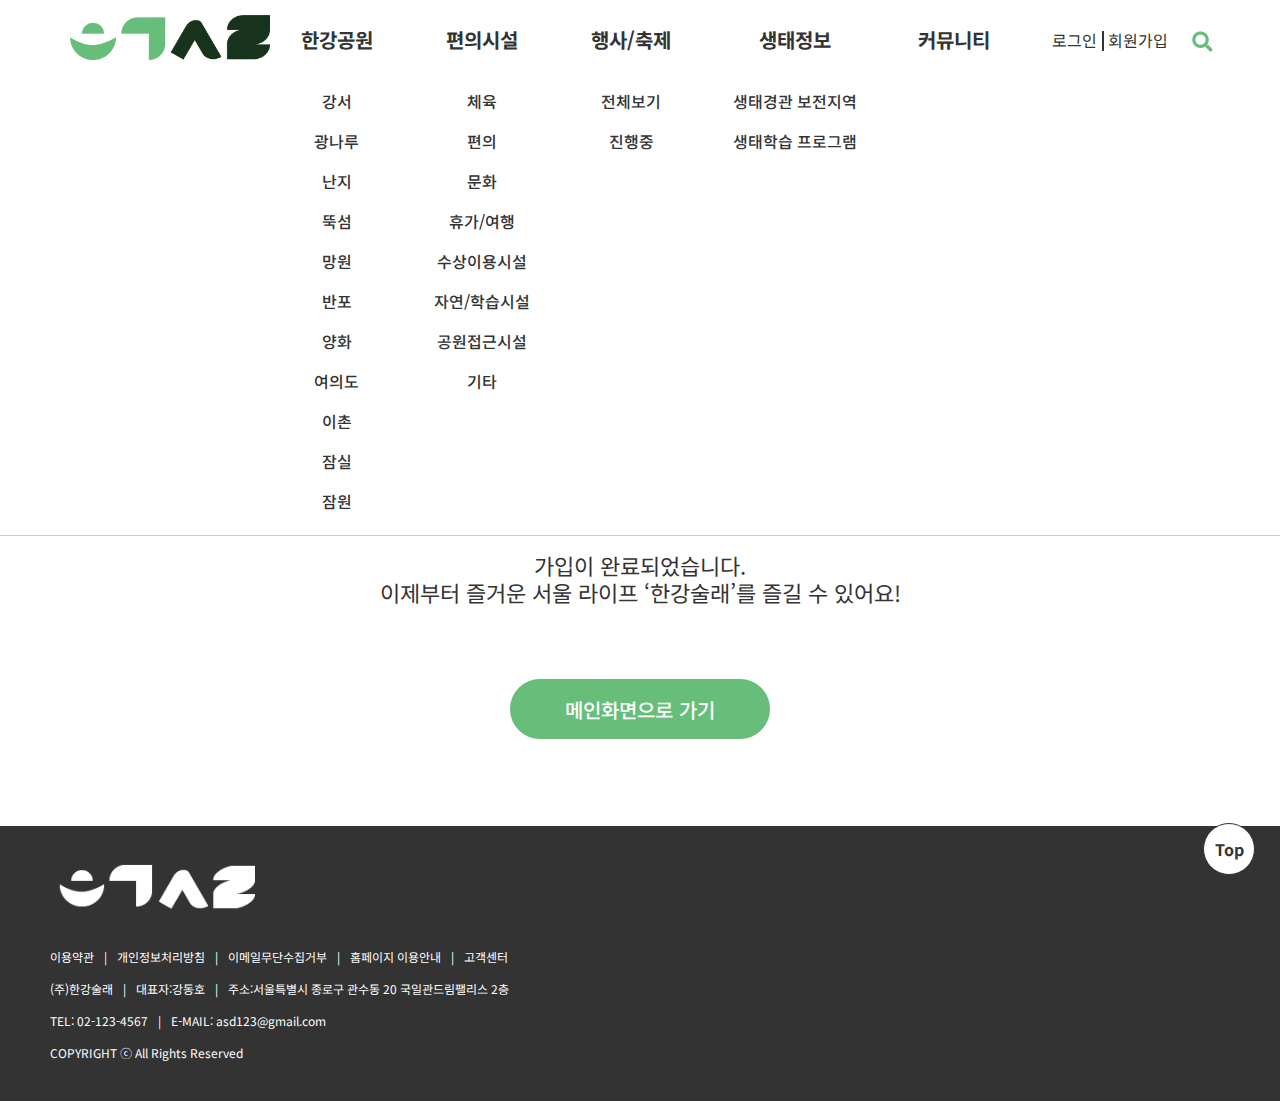
<file: pj2/PC/join_step3.html>
<!DOCTYPE html>
<html lang="ko">
<head>
    <meta charset="UTF-8">
    <meta name="viewport" content="width=device-width, initial-scale=1.0">
    <title>한강술래_메인</title>

    <!-- 1.여백초기화 -->
    <link href="./css/reset.css" rel="stylesheet" type="text/css">
    <!-- 2.공통서식(메인/서브/로그인/회원가입) -->
    <link href="./css/common.css" rel="stylesheet" type="text/css">
    <!-- 3.레이아웃 -->
    <link href="./css/layout.css" rel="stylesheet" type="text/css">
    <!-- 4.메인/서브/로그인/회원가입페이지 서식 -->
    <link href="./css/join_step3.css" rel="stylesheet" type="text/css">

</head>
<body>
    <!-- 상단헤더영역 시작 -->
    <header>
        <div class="wrap">
        <nav class="lnb">
            <h1><a href="index.html"><img src="img/logo.png" alt="로고"></a></h1>
            <ul>
            <li><a href="river.html" title="한강공원">한강공원</a>
                <ul class="sub">
                <li><a href="#" title="강서">강서</a></li>
                <li><a href="#" title="광나루">광나루</a></li>
                <li><a href="#" title="난지">난지</a></li>
                <li><a href="river.html" title="뚝섬">뚝섬</a></li>
                <li><a href="#" title="망원">망원</a></li>
                <li><a href="#" title="반포">반포</a></li>
                <li><a href="#" title="양화">양화</a></li>
                <li><a href="#" title="여의도">여의도</a></li>
                <li><a href="#" title="이촌">이촌</a></li>
                <li><a href="#" title="잠실">잠실</a></li>
                <li><a href="#" title="망원">잠원</a></li>
                </ul>
            </li>
            <li><a href="#" title="편의시설">편의시설</a>
                <ul class="sub">
                <li><a href="convenient.html" title="체육">체육</a></li>
                <li><a href="#" title="편의">편의</a></li>
                <li><a href="#" title="문화">문화</a></li>
                <li><a href="#" title="휴가/여행">휴가/여행</a></li>
                <li><a href="#" title="수상이용시설">수상이용시설</a></li>
                <li><a href="#" title="자연/학습시설">자연/학습시설</a></li>
                <li><a href="#" title="공원접근시설">공원접근시설</a></li>
                <li><a href="#" title="기타">기타</a></li>
                </ul>
            </li>
            <li><a href="#" title="행사축제">행사/축제</a>
                <ul class="sub">
                <li><a href="#" title="전체보기">전체보기</a></li>
                <li><a href="#" title="진행중">진행중</a></li>
                </ul>
            </li>
            <li><a href="#" title="생태">생태정보</a>
                <ul class="sub">
                <li><a href="#" title="생태경관">생태경관 보전지역</a></li>
                <li><a href="#" title="생태학습">생태학습 프로그램</a></li>
                </ul>
            </li>
            <li><a href="#" title="리뷰">커뮤니티</a>
            </li>
            <li><a href="login_form.html" title="로그인">로그인</a></li>
            <li><a href="join_step1.html" title="회원가입">회원가입</a></li>
            <li><a href="#" title="search"><img src="img/search.png" alt="검색"></a></li>
            </ul>
        </nav>
        </div>
    </header>

    <!-- 메인영역 -->
    <main>
        <div class="join_title">
            <h2>회원가입</h2>
        </div>

        <div class="join_stepbox">
            <ul class="join_step">
                <li>
                    <ul class="join_step1">
                        <li>step 01</li>
                        <li>약관동의/본인인증</li>
                    </ul>
                </li>
                <li><img src="./img/nextstep.png" alt="다음단계"></li>
                <li>
                    <ul class="join_step2">
                        <li>step 02</li>
                        <li>기본정보입력</li>
                    </ul>
                </li>
                <li><img src="./img/nextstep.png" alt="다음단계"></li>
                <li>
                    <ul class="join_step3">
                        <li>step 03</li>
                        <li>가입완료</li>
                    </ul>
                </li>
            </ul>
        </div>

        <div class="join_main">
            <div>
                <h3><span>환영합니다!</span></h3>
                <img src="./img/logo1_color.png" alt="메인로고">
                <p>가입이 완료되었습니다.<br>이제부터 즐거운 서울 라이프 ‘한강술래’를 즐길 수 있어요!</p>
            </div>

            <div class="move_btnbox">
                <ul class="move_btn">
                    <li><a href="index.html" title="다음페이지로가기" class="btn_next">메인화면으로 가기</a></li>
                </ul>
            </div>
        </div>
    </main>

    <!-- 푸터영역 시작 -->
    <footer>
        <div class="f_inner">
            <h2 class="f_logo">
                <img src="./img/logo2_white.png" alt="한강술래로고">
            </h2>

            <nav class="f_lnb">
                <ul>
                    <li><a href="#" title="이용약관 바로가기">이용약관</a></li>
                    <li>&#124;</li>
                    <li><a href="#" title="개인정보처리방침 바로가기">개인정보처리방침</a></li>
                    <li>&#124;</li>
                    <li><a href="#" title="이메일무단수집거부 바로가기">이메일무단수집거부</a></li>
                    <li>&#124;</li>
                    <li><a href="#" title="홈페이지 이용안내 바로가기">홈페이지 이용안내</a></li>
                    <li>&#124;</li>
                    <li><a href="#" title="고객센터 바로가기">고객센터</a></li>
                </ul>
            </nav>
        
            <address>
                    <ul class="add">
                        <li>(주)한강술래</li>
                        <li>&#124;</li>
                        <li>대표자:강동호</li>
                        <li>&#124;</li>
                        <li>주소:서울특별시 종로구 관수동 20 국일관드림팰리스 2층</li>
                    </ul>
                    <ul class="call">
                        <li>TEL: 02-123-4567</li>
                        <li>&#124;</li>
                        <li>E-MAIL: asd123@gmail.com</li>
                    </ul>
                <p class="copy">COPYRIGHT &#9426; All Rights Reserved</p>
            </address>
        </div>
        <a href="#" title="상단바로가기" class="t_btn">Top</a>
    </footer>
</body>
</html>
</file>
<file: pj3/css/common.css>
@charset "utf-8";

/*폰트*/
@import url('https://fonts.googleapis.com/css2?family=Noto+Sans+KR:wght@300;400;500;600;700&display=swap');

body{
  font-family:'Noto Sans KR', sans-serif, Arial;
}

a{
  color:#333;
  text-decoration:none;
}
header, footer{width:100%}


h2{
  color:#333;
  font-size:32px;
  font-weight:500;
  text-align:center;
  margin-bottom:40px;
}

/*헤더 서식*/
.h_wrap{
  width:100%;
  background:#752329;
  z-index:9998;
}
.h_inner{
  width:90%;
  height:60px;
  margin:0 auto;
  display:flex;
  justify-content:space-between;
}
.h_inner h1{
  padding:15px;
}
.gnb{
  width:700px;
  line-height:60px;
  margin-right:150px;
}
.gnb > ul{
  text-align:center;
  display:flex;
  justify-content:space-around;
  position:relative;
  z-index:9000;
}
.gnb > ul > li > a{
  font-size:16px;
  font-weight:500;
  color:#fff;
}
.gnb > ul > li span{
  display:none;
}
.gnb .sub{
  margin-top:10px;
  line-height:30px;
  position:absolute;
  display:none;
  transform:translateX(-10px);
  font-size:14px;
}
.gnb li:nth-child(2) .sub{
  transform:translateX(-25px);

}
.sub a{
  color:#333;
}
.sub a:hover{
  font-weight:500;
  text-decoration:underline;
  color:#752329;
}
.lnb{
  padding:7px;
  display:flex;
}
.lnb > .fa-bars{
  margin-left:15px;
}
.lnb .fas{
  color:#fff;
  font-size:24px;
  line-height:24px;
  padding-top:10px;
}

.g_box{
  background:rgba(255,255,255,.7);
  height:170px;
  width:100%;
  position:absolute;
  z-index:8000;
  display:none;
}
.gnb .sns_nav, .g_wrap > .fas{display:none;}


/*푸터 서식*/
.f_wrap{
  background:#752329;
  position:relative;
}
.f_inner{
  width:90%; height:270px;
  margin:0 auto;
  position:relative;
}
.f_inner > h2{
  text-align:left;
  padding-top:35px;
  margin-bottom:40px;
}
.f_inner > .sns_nav{
  position:absolute;
  top:35px; right:0;
}
.sns_nav a{
  color:#fff;
  display:inline-block;
  font-size:24px;
  width:48px; height:48px;
  background:#EB7C7C;
  text-align:center;
  line-height:48px;
  border-radius:50%;
  margin-left:15px;
}
.fnb > ul{
  display:flex;
}
.fnb > ul > li{
  padding-right:10px;
  position:relative;
}
.fnb > ul > li::after{
  display:block;
  content:"";
  width:1px;
  height:18px;
  background:#fff;
  position:absolute;
  top:0;right:4px;
}
.fnb > ul > li:last-child::after{
  display:none;
}
.fnb > ul > li > a{
  color:#fff;
  font-size:14px;
}
.f_inner > p{
  width:670px;
  margin:20px 0 10px;
  color:#fff;
  font-size:14px;
  line-height:20px;
}
.f_inner .ftc_btn{
  color:#fff;
  font-size:12px;
  background:#EB7C7C;
  padding:2px 5px;
}

/*버튼 공통서식*/
.btn01{
  background:#EB7C7C;
  width:130px;
  color:#fff;
  text-align:center;
  font-weight:400;
  line-height:16px;
  font-size:1em;
  display:block;
  padding:12px 0;
}
.btn01:hover{
  background:#CF6161;
}
.btn01:active{
  background:#B12F2F;
}

/*top버튼 공통서식*/
#top_btn{
  display:block;
  position:fixed;
  bottom:15px; right:15px;
  background:#EB7C7C;
  width:60px; height:60px;
  line-height:70px;
  text-align:center;
  color:#fff;
  border-radius:50%;
  z-index:9998;
}
#top_btn .fas{
  display:block;
  position:absolute;
  top:10px;left:50%;
  transform:translateX(-50%);
}
.btn_s{
  position:absolute !important;
  top:-75px;
}
</file>
<file: pj3/css/main.css>
@charset "utf-8";

.lnb > .fa-bars{display:none;}
.product, .best, .instagram{margin:80px auto;}

.g_wrap > .sns_nav{display:none;}

.main_slide{
  width:100%;
}
.main_slide > h2{
  display:none;
}
.swiper-wrapper{
  height:700px;
  position:relative;
  background:#ccc;
}
.swiper-slide{
  width:100%;
  height:700px;
  position:absolute;
  overflow:hidden;
}
.swiper-slide a::before{
  width:70%; height:700px;
  display:block;
  content:"";
  background:linear-gradient(90deg, rgba(221,214,222,1) 0%,rgba(221,214,222,1) 90%, rgba(255,255,255,0) 100%);
  position:absolute;
  top:0;
  z-index:3;
}
.b_text{
  position:absolute;
  top:50%; left:20%;
  font-size:2em;
  transform:translateY(-50%);
  color:#333;
  line-height:2.81rem;
}
.swiper-slide > .b_text > br:not(:nth-child(2)){display:none;}
@media screen and (min-width:1200px) and (max-width:1300px){
  .slide1 > .b_text > br:last-child{
    display:block;
  }
}
.slide1, .slide1 > .b_text{z-index:10;}
.slide2, .slide2 > .b_text{z-index:9;}
.slide3, .slide3 > .b_text{z-index:8;}
.swiper-slide > a > img{
  transform:translate(12%,-35%);
  position:absolute;
  right:0;
}

/*좌,우 버튼 서식*/
.swiper-wrapper > .fas{
  font-size:40px;
  color:#fff;
  position:absolute;
  top:50%;
  transform:translateY(-50%);
  z-index:20;
}
.swiper-wrapper > .fa-chevron-left{
  left:15%;
}
.swiper-wrapper > .fa-chevron-right{
  right:15%;
}

/*슬라이드 컨트롤버튼 서식*/
.swiper-wrapper .ctrl_btn{
  position:absolute;
  bottom:3%;
  left:50%;
  transform:translateX(-50%);
  z-index:20;
  display:flex;
}
.ctrl_btn > li{
  width:16px; height:16px;
  background:#bbb;
  border-radius:50%;
  margin-right:10px;
}
.ctrl_btn > li:last-child{
  margin-right:0;
}
.on{background:#752329 !important;}


/*브랜드스토리 서식*/
.story{
  width:100%;
  height:700px;
  text-align:center;
  background-color:#000;
  background-image:url(../images/brandstory1.jpg);
  background-size:130%;
  background-attachment:fixed;
  position:relative;
  margin-top:0;
}
.story:before{
  width:100%; height:100%;
  content:"";
  background-color:rgba(0,0,0,.4);
  position:absolute;
  top:0; left:0;
}
.story > h2, .story_wrap, .story > .more_btn{
  position:absolute;
}
.story h2{
  color:#fff;
  font-size:2em;
  top:100px;
  left:50%;
  transform:translateX(-50%);
  font-weight:500;
}
.story_wrap{
  color:#fff;
  top:50%; left:50%;
  transform:translate(-50%,-50%);
}
.story_wrap > p{
  font-size:1.25em;
  margin-bottom:50px;
  font-weight:400;
  line-height:28px;
}
.story_wrap > p > br{
  display:none;
}
.story .more_btn{
  bottom:100px;
  left:50%;
  transform:translateX(-50%);
}

/*제품 서식*/
.product{
  width:1060px;
}
.product > ul{
  display:flex;
  flex-wrap:wrap;
}
.product > ul > li{
  margin:0 auto;
  width:250px;
  display:flex;
  flex-wrap:wrap;
}
.product > ul > li > h3{
  height:24px;
  display:block;
  font-size:24px;
  margin:30px auto;
  order:2;
}
.product > ul > li > img{
  display:block;
  width:100%;
  height:250px;
  object-fit: cover;
  order:1;
}
.product > ul > li > p{
  order:3;
  line-height:24px;
}
.product > ul > li > a{
  background:#EB7C7C;
  order:4;
  margin:40px auto 30px;
}

/*베스트 서식*/
.best{
  width:100%;
  margin:0;
  padding:50px 0;
  background:rgba(235,124,124,.2);
}
.best .b_wrap .fas{
  display:none;
  padding:5px 12px;
  font-size:36px;
  color:#752329;
  position:absolute;
  top:50%;
  transform:translateY(-50%);
}
.best .b_wrap .fa-chevron-left{
  left:-50px;
}
.best .b_wrap .fa-chevron-right{
  right:-50px;
}
.b_list{
  width:1060px;
  margin:0 auto;
  display:flex;
  justify-content:space-between;
}
.b_list > li{
  width:250px;
}
.b_list > li > a{
  display:flex;
  flex-wrap:wrap;
}
.b_list > li div{
  width:250px; height:250px;
  order:1;
  overflow:hidden;
}
.b_list > li h3{
  font-size:20px;
  order:2;
  margin:20px 0;
  height:40px;
  line-height:24px;
}
.b_list > li img{
  width:100%;
  transition:.3s;
}
.b_list > li:hover img{
  transform: scale(1.05);
}
.b_list > li span{
  line-height:24px;
  order:3;
}
.btn01{
  margin:30px auto 0;
}

/*인스타그램 서식*/
.instagram{
  width:720px;
  margin-top:120px;
}
.instagram > ul{
  width:100%;
  display:grid;
  grid-gap:10px;
  grid-template-columns:repeat(3,240px);
  grid-template-rows:repeat(3,240px);
}

.instagram > ul > li{
  overflow:hidden;
}

.instagram > ul > li img{
  width:100%;
  height:240px;
  object-fit: cover;
  transition:.3s;
}

.instagram > ul > li:hover img{
  transform:scale(1.05);
  filter:brightness(1.1);
}

/*인스타그램 컨트롤버튼 서식*/
.instagram .ctrl_btn{
  display:none;
  justify-content:center;
  margin-top:40px;
  grid-gap:0;
}
.instagram .ctrl_btn > li{
  margin-left:8px;
}.instagram .ctrl_btn > li:first-child{
  margin-left:0;
}
</file>
<file: pj3/css/tablet.css>
@charset "utf-8";

@media screen and (min-width:768px) and (max-width:1119px){


  .lnb > .fa-bars{display:block;}
  .g_wrap > .sns_nav{display:none;}

  .product, .h_inner, .f_inner, .f_inner > p, .b_wrap, .b_inner, .instagram{
    width:620px;
  }

  /*헤더 서식*/
  .h_wrap{
    position:relative;
  }
  .h_inner{
    display:block;
    height:122px;
  }
  .h_inner h1{
    width:fit-content;
    margin:0 auto;
  }
  .gnb{
    width:100%;
    margin:0 auto;
  }
  .lnb{
    position:absolute;
    bottom:12px; right:10px;
  }
  .f_inner{margin-bottom:0;}

  .swiper-slide a::before{
    width:100%; height:50%;
    background:linear-gradient(0deg, rgba(221,214,222,1) 0%,rgba(221,214,222,1) 50%, rgba(255,255,255,0) 100%);
    top:350px;
  }
  .b_text{
    font-size:1.75em;
    top:80%;
  }
  .swiper-slide > a{
    width:100%;
  }
  .swiper-slide > a > img{
    position:absolute;
    transform:translate(0,-20%);
    width:100%;
  }
  

  /*브랜드스토리 서식*/
  .story{
    background-position-y:75%;
    background-size:170%;
  }
  .story_wrap > p{
    font-size:1.1em;
  }
  .story_wrap > p > br{
    display:block;
  }

  /*베스트 서식*/
  .b_wrap{
    margin:0 auto;
    position:relative;
  }
  .b_inner{
    overflow:hidden;
  }
  .best .b_wrap .fas{
    display:block;
  }
  .b_list{
    position:relative;
    left:0px;
  }

  /*인스타그램 서식*/
  .instagram h2{
    margin-bottom:60px;
  }
  .instagram{
    overflow:hidden;
  }
  .instagram > .gallery{
  grid-template-columns:repeat(9,200px);
  grid-template-rows:repeat(1,200px);
  }
  .instagram .ctrl_btn{
    display:flex;
  }
  .instagram > .gallery > li{transform:scale(0.9);}
  .instagram > .gallery > li:first-child{order:2;}
  .instagram > .gallery > li:nth-child(2){order:3;}
  .instagram > .gallery > li:nth-child(3){order:4;}
  .instagram > .gallery > li:nth-child(4){order:5;}
  .instagram > .gallery > li:nth-child(5){order:6;}
  .instagram > .gallery > li:nth-child(6){order:7;}
  .instagram > .gallery > li:nth-child(7){order:8;}
  .instagram > .gallery > li:nth-child(8){order:9;}
  .instagram > .gallery > li:last-child{order:1;}
  .on_g{z-index:1; transform: scale(1.2) !important;}
  .instagram .ctrl_btn{margin-top:60px;}
}
</file>
<file: pj3/css/mobile.css>
@charset "utf-8";

@media screen and (max-width:767px){

  
  .h_wrap{
  }
  .h_inner{
    width:100%;
  }
  .h_inner h1{
    width:fit-content;
    margin:0 auto;
    z-index:9999;
  }

  .g_wrap{
    width:100%; height:100%;
    position:fixed;
    top:0; left:0;
    background:rgba(0,0,0,.7);
    z-index:9999;
    display:none;
  }
  .g_wrap > .fas{
    color:#fff;
    font-size:36px;
    padding:12px;
    position:fixed;
    top:2%; left:4%;
  }
  .gnb{
    /*display:none;*/
    display:block;
    position:absolute;
    width:80%; height:100%;
    background:#752329;
    margin:0;
    right:0;
  }
  .gnb > ul{
    display:block;
    text-align:left;
    text-indent:20px;
    margin:100px auto 0;
    width:80%;
  }
  .gnb > ul > li{
    border-bottom:1px solid #fff;
    position:relative;
    overflow:hidden;
    height:60px;
  }
  .gnb > ul > li > a{
    display:block;
    width:100%;
  }
  .gnb li .fas{
    display:block;
    color:#fff;
    font-size:20px;
    line-height:60px;
    padding-right:20px;
    position:absolute;
    top:0; right:0;
  }
  .gnb .sub{
    display:block;
    position:static;
    transform:none;
    margin:0 0 20px 0;
  }
  .gnb .sub li{
    text-indent:20px;
  }
  .gnb li:nth-child(2) .sub{
    transform:none;
  }
  .sub a{
    color:#fff;
    display:block;
  }
  .gnb .sns_nav{
    position:absolute;
    bottom:30px; left:50px;
  }


  .lnb{
    margin:0 5%; padding:0;
    width:90%;
    display:flex;
    position:absolute;
    top:8px;
    justify-content: space-between;
  }
  .lnb > .fa-bars{
    display:block;
    margin:0;
  }
  .lnb .fas{
    padding:10px;
  }



  .f_wrap{display:flex;}
  .f_inner{
    height:100%;
    padding-bottom:30px;
  }
  .f_inner, .f_inner > p{
    width:90%;
    margin:20px auto;
  }
  .f_inner .ftc_btn{margin-left:20px;}

  .f_inner > h2{
  margin-bottom:25px;
  text-align:center;
  }
  .f_inner > .sns_nav{
    display:flex;
    justify-content:center;
    position:static;
    margin-bottom:25px;
  }
  .sns_nav > a:first-child{margin-left:0;}
  .fnb > ul{justify-content:center;}
  .f_inner > p:last-child{text-align: center;}


  .swiper-slide a::before{
    width:100%; height:50%;
    background:linear-gradient(0deg, rgba(221,214,222,1) 0%,rgba(221,214,222,1) 50%, rgba(255,255,255,0) 100%);
    top:350px;
  }
  .b_text{
    top:80%;
    font-size:24px;
  }
  .b_text br{
    display:block !important;
  }
  .swiper-slide > a{
    width:100%;
    overflow:hidden;
  }
  .swiper-slide > a > img{
    position:static;
    width:100%;
    transform:scale(1.5);
  }

  .swiper-wrapper > .fa-chevron-left{
    left:10%;
  }
  .swiper-wrapper > .fa-chevron-right{
    right:10%;
  }


  .story{
    background-size:300%;
  }

  .product{
    width:91.6%;
  }
  .product > ul > li > h3{
    margin:30px 0;
  }
  .product > ul > li > p{
    text-align:left;
  }
  .product > ul > li > a{
    margin:40px 0 30px;
  }
  

  .best{overflow:hidden;}
  .best .b_wrap{
    position:relative;
    margin:0 30px;
  }
  .best .b_wrap .fas{
    display:block;
  }
  .best .b_wrap .fa-chevron-left{
    left:-30px;
  }
  .best .b_wrap .fa-chevron-right{
    right:-30px;
  }

  .b_inner{
    overflow:hidden;
    width:100%;
  }



  /*인스타그램 서식*/
  .instagram h2{
    margin-bottom:60px;
  }
  .instagram{
    overflow:hidden;
    width:620px;
  }
  .instagram > .gallery{
  grid-template-columns:repeat(9,200px);
  grid-template-rows:repeat(1,200px);
  }
  .instagram .ctrl_btn{
    display:flex;
  }
  .instagram > .gallery > li{transform:scale(0.9);}
  .instagram > .gallery > li:first-child{order:2;}
  .instagram > .gallery > li:nth-child(2){order:3;}
  .instagram > .gallery > li:nth-child(3){order:4;}
  .instagram > .gallery > li:nth-child(4){order:5;}
  .instagram > .gallery > li:nth-child(5){order:6;}
  .instagram > .gallery > li:nth-child(6){order:7;}
  .instagram > .gallery > li:nth-child(7){order:8;}
  .instagram > .gallery > li:nth-child(8){order:9;}
  .instagram > .gallery > li:last-child{order:1;}
  .on_g{z-index:1; transform: scale(1.2) !important;}
  .instagram .ctrl_btn{margin-top:60px;}

  @media screen and (max-width:640px){
    
  .instagram{
    width:320px;
  }
  .instagram > .gallery{
    grid-template-columns:repeat(9,150px);
    grid-template-rows:repeat(1,150px);
    transform:translateX(-75px);
  }
  .on_g{z-index:1; transform: scale(1.3) !important;}

  }

}
</file>
<file: pj4/css/common.css>
@charset "utf-8";

@import url('https://fonts.googleapis.com/css2?family=Noto+Sans+KR:wght@300;400;500;600&display=swap');


body{
  font-family: 'Noto Sans KR', arial, sans-serif;
  font-size:14px;
  color:#333;
}

a{
  color:#333;
  text-decoration:none;
}

/*헤더서식*/
.h_wrap{
  width:100%;
  background:#fff;
  position:relative;
}
.h_inner{
  width:1200px;
  margin:0 auto;
  display:flex;
  justify-content:space-between;
}
.h_inner h1{
  margin-top:16px;
  width:166px; height:28px;
}
.h_inner h1 a{
  height:28px;
  display:block;
}
.h_inner h1 img{
  width:100%;
}

.gnb_inner{
  display:flex;
  justify-content: space-between;
}
.gnb_inner > li{
  padding:0px 25px;
}
.gnb_inner > li > a{
  display:block;
  font-weight:bold;
  line-height:60px;
  text-align:center;
  font-size:16px;
}
.gnb_inner > li > a:hover{
  color:#ED7100;
}
.gnb_inner > li > a > i.fa-angle-down{display:none;}
.sub{
  padding-top:10px;
  line-height:35px;
  position:absolute;
  z-index: 9000;
  display:none;
}
.sub a{color:#fff;}
.sub a:hover{color:#F68B1F; text-decoration:underline;}
.sub_box{
  width:100%; height:360px;
  background:#0F2F6E;
  position:absolute;
  top:60px; left:0;
  z-index:8999;
  display:none;
}

.lnb{
  display:flex;
}
.lnb a:first-child{
  font-size:14px;
  line-height:60px;
}
.lnb > ul{
  width:48px; height:48px;
  display:flex;
  flex-wrap:wrap;
  position:relative;
  display:none;
}
.lnb > ul > li{
  width:32px;
  height:2px;
  background:#666;
  position:absolute;
  left:6px;
}
.lnb > ul > li:first-child{top:12px;}
.lnb > ul > li:nth-child(2){top:24px;}
.lnb > ul > li:last-child{top:36px;}
.lnb .search{
  display:block;
  width:32px; height:32px;
  background-image:url('../images/ico_pack.png');
  background-position:2px -38px;
  margin:14px 10px;
}


/*푸터서식*/
footer{position:relative;}
.chat_btn, .top_btn{
  display:block;
  width:60px; height:60px;
  border-radius:50%;
  position:fixed;
  right:15px;
  z-index:9999;
}
.chat_btn{overflow:hidden; bottom:15px;}
.chat_btn > img{
  width:100%;
}
.top_btn{
  background:#F0F0F0;
  text-align:center; bottom:15px; display:none;
}
.top_btn i.fas{
  font-size:25px;
  line-height:60px;
  color:#0F2F6E;
}

.f_wrap{
  width:100%;
  background:#eee;
  font-size:13px;
}
.f_inner{
  width:1200px;
  margin:0 auto;
  position:relative;
}
.prize{
  padding:14px 0;
  border-bottom:1px solid #aeaeae;
}
.prize ul{
  display:flex;
}
.prize ul span{
  float:right;
  font-size:12px;
  margin:0 2px;
  line-height:15px;
}
.f_box{
  width:1200px; height:130px;
  margin-top:25px;
  position:relative;
}
.f_box h2{
  text-indent:20px;
}
.fnb{
  margin:30px 0;
}
.fnb ul{
  display:flex;
  margin-left:15px;
}
.fnb > ul > li{
  position:relative;
}
.fnb > ul > li:before{
  content:"";
  display:block;
  width:1px;
  height:16px;
  background:#333;
  position:absolute;
  top:4px;
}
.fnb > ul > li:first-child:before{
  display:none;
}
.fnb > ul > li a{
  display:block;
  padding:5px;
  font-size:13px;
}
.f_s_wrap{
  width:330px;
  display:flex;
  justify-content:right;
  flex-wrap:wrap;
  position:absolute;
  top:0;right:20px;
}
label{display:block;padding:0 0 5px 5px;}
.langage select, .family_site select{
  width:160px;
  border:none;
  padding:5px;
  border-radius:5px;
}
.langage{
  margin-right:10px;
}
.sns ul{
  display:flex;
  margin:25px 0;
}
.sns ul > li{
  padding:0 5px;
}
.info{
  position:absolute;
  bottom:0; right:20px;
  display:flex;
}
.info div{
  margin:10px 15px;
  position:relative;
  line-height:25px;
}
.info div:last-child:before{
  content:"";
  display:block;
  width:1px;
  height:80px;
  background:#aeaeae;
  position:absolute;
  left:-15px;
}
.info h3{
  font-weight:400;
}
.info .tel{
  font-size:20px;
  font-weight:bold;
}
address{
  padding:0 0 20px 20px;
  line-height:18px;
}
</file>
<file: pj4/css/main.css>
@charset "utf-8";


/* 메인슬라이드 서식 */
.visual{
  width:100%;
  overflow:hidden;
  position:relative;
}
.slide_wrap{
  width:100%;
}
.slide_wrap ul{
  display:flex;
  width:400%;
}
.slide_wrap li{width:100%;}
.slide_wrap li a{text-align:center; display:block; width:100%;}
.slide_wrap li a img{
  width:100%;
}

/*메인슬라이드 버튼 서식*/
.left_btn, .right_btn{
  width:28px; height:54px;
  background-image:url('../images/ico_pack.png');
  position:absolute;
  top:50%;
  transform:translateY(-50%);
  z-index:900;
}
.left_btn{
  background-position:-300px -80px;
  left:5%;
}
.right_btn{
  background-position:-332px -80px;
  right:5%;
}
.ctrl_wrap{
  display:flex;
  position:absolute; bottom:10px; left:50%;
  transform:translateX(-50%);
}
.ctrl_btn{display:flex;}
.ctrl_btn li{
  display:block;
  height:16px; width:16px;
  background:#fff;
  border-radius:50%;
  margin-right:10px;
}
.ctrl_wrap .fas{
  color:#fff;
  line-height:14px;
  font-size:18px;
}
.ctrl_wrap .fa-play{display:none;}
.on{background:#ED7100 !important;}

/* 기업홍보영상, 뉴스 */
.navien{
  width:1000px;
  margin:60px auto;
  display:flex;
}
.navien > h2{
  display:none;
}
.promote{
  width:550px;
  margin-right:20px;
}
.promote h2{
  z-index:10;
  font-size:20px;
  font-weight:500;
  cursor:default;
  line-height:40px;
  margin-bottom:24px;
}
.p_wrap{
  position:relative;
  background:#000;
}
.play_btn{
  position:absolute; top:50%; left:50%;
  transform:translate(-50%,-50%);
}
.promote .p_wrap img:last-child{
  width:100%; padding:13.15px 0;
}
.p_wrap iframe{
  width:100%;
  height:300px;
  display:none;
}

.news{
  width:380px;
  position:relative;
}
.news h2{
  font-size:20px;
  line-height:40px;
  display:block;
  border-bottom:3px solid #ED7100;
}
.news ul li{
  border-bottom:1px solid #D9D9D9;
  position:relative;
  padding:10px 0;
  line-height:24px;
  text-indent:5px;
}
.news ul li a:hover h3{
  text-decoration:underline;
}
.news ul li h3{
  text-overflow:ellipsis;
  overflow:hidden;
  white-space:nowrap;
  width:80%;
}
.date{
  position:absolute;
  top:10px;right:0;
}
.news > a{
  position:absolute;
  top:15px; right:0;
}

/*브랜드스토리 서식*/
.story{
  width:100%;
  background:url('../images/bg1.jpg');background-position: center center;
  height:550px;
}
.story > h2{display:none;}
.story_wrap{
  width:900px;
  margin:0 auto;
  display:flex;
  flex-wrap:wrap;
  justify-content:right;
  padding-top:142px;
  color:#fff;
}
.story_wrap h2{
  font-size:32px;
  width:300px;
  line-height:44px;
  position:relative;
  padding-top:10px;
}
.story_wrap h2:before{
  content:"";
  display:block;
  width:5px;
  height:100px;
  background:#F68B1F;
  position:absolute; top:10px; right:0;
}
.story_wrap p{
  margin-left:100px;
  font-size:16px;
  width:500px;
  padding:10px 0;
  line-height:26px;
}

/*제품 서식*/
.product{
  width:900px;
  margin:60px auto;
  position:relative;
}
.product h2{
  font-size:20px;
  text-align: center;
  padding-bottom:30px;
}

.pr_wrap{
  width:100%;
  overflow:hidden;
}
.pr_wrap ul{
  width:500%;
  display:flex;
}
.pr_wrap ul li{
  width:100%; height:320px;
  position:relative;
}
.pr_wrap li > img{
  position:absolute; top:30px; left:150px;
  width:200px;
}
.pr_wrap li .bg_wrap img{width:100%;}
.pr_intro{
  width:300px;
  position:absolute; top:100px; right:150px;
  margin:0 auto;
  text-align:center;
}
.pr_wrap ul li p{
  color:#fff;
  font-size:16px;
  line-height:26px;
  padding-bottom:30px;
}
.btn01{
  color:#fff;
  padding:10px 13.12px;
  background:#ED7100;
  border-radius:5px;
  text-align:center;
}
.product .left_btn, .product .right_btn{
  filter: invert(60%) sepia(97%) saturate(1757%) hue-rotate(347deg) brightness(100%) contrast(93%);
  cursor:pointer;
  transform:translateY(0);
}
.product > .left_btn{left:-8%;}
.product > .right_btn{right:-8%;}
.product > .ctrl_btn{display:none;}

/*터치서비스 서식*/
.service{
  width:100%; height:400px;
  background:url('../images/banner01.jpg');
  background-repeat: no-repeat;
  background-position:center;
  text-align:center;
}
.service > h2{
  display:none;
}
.srv_wrap{
  padding:80px;
  box-sizing: border-box;
}
.srv_wrap h2{
  font-size:20px;
  line-height:32px;
  padding-bottom:89px;
  position:relative;
}
.srv_wrap h2:after{
  content:"";
  display:block;
  width:100px;
  height:3px;
  background:#F68B1F;
  position:absolute;
  top:100px; left:50%;
  transform:translateX(-50%);
}
.srv_wrap p{
  padding-bottom:59px;
}

/*매거진 서식*/
.magazine{
  width:1000px;
  margin:60px auto;
  position:relative;
}
.magazine > h2{
  font-size:20px;
  text-align:center;
  padding-bottom:30px;
}
.tab_mnu{
  width:100%;
  display:flex;
  justify-content: center;
  margin-bottom:20px;
}
.tab_mnu li{
  width:20%;
  height:50px;
  text-align:center;
  line-height:50px;
  margin-bottom:20px;
}
.tab_mnu li a{
  display:block;
  height:100%;
  font-size:18px;
}
.tab_mnu li a:hover{
  background:#eee;
  color:#F68B1F;
}
.on1{color:#ED7100 !important;}
.highlight{
  display:block;
  width:200px;
  height:3px;
  background:#ED7100;
  position:absolute;
  top:100px; left:300px;
  transition:.3s;
}
.mag_inner{
  height:680px;
  display:flex;
  flex-wrap:wrap;
  justify-content:space-between;
}
.mag_inner li{
  width:240px;
  height:328.94px;
  position:relative;
  overflow:hidden;
}
.mag_inner li img{
  width:100%;
}
.mag_inner li:last-child{display:none;}
.m_box{
  width:100%;
  height:25%;
  background:rgba(0,0,0,.8);
  position:absolute;
  bottom:-85px;
  padding:15px;
  box-sizing: border-box;
}
.m_box h3, .m_box span{
  color:#fff;
  line-height:30px;
}

.cm_wrap{display:none;}
.cm_inner{
  display:flex;
  flex-wrap:wrap;
  justify-content:space-around;
}
.cm_inner li{
  width:33%;
  border:1px solid #eee;
  padding-bottom:15px;
}
.cm_inner li h3{
  text-overflow:ellipsis;
  overflow:hidden;
  white-space:nowrap;
  text-indent:5px;
  line-height:40px;
  width:90%;
}
.cm_inner li:hover h3{
  text-decoration:underline;  
}
.cm_inner li img{
  width:100%;
}
.cm_inner li span{
  display:block;
  width:100%;
  height:auto;
  line-height:18px;
  padding:5px;
  box-sizing: border-box;
  text-overflow:ellipsis;
  overflow:hidden;
  white-space:nowrap;
}
</file>
<file: pj4/css/tablet.css>
@charset "utf-8";


@media screen and (max-width:1200px) and (min-width:768px){

  /*헤더, 푸터*/
  .h_inner, .f_inner,.f_box{width:100%;}
  .h_inner{
    flex-wrap:wrap;
    justify-content: space-around;
  }
  .gnb{
    order:2;
  }
  .sub_box{top:120px;}
  .lnb ul{
    display:block;
    order:2;
    margin-top:5px;
  }
  @media screen and (max-width:1200px) and (min-width:1008px){
    .h_inner{
      width:85%;
    }
  }


  .prize{display:none;}
  .f_box{
    display:flex;
    align-items: center;
    flex-wrap:wrap-reverse;
  }
  .fnb{
    width:100%;
    margin:20px 0;
    border-bottom:1px solid #aeaeae;
    padding-bottom:20px;
  }
  .f_s_wrap{
    top:95px;
  }
  .info{
    position:static;
    padding-bottom: 10px;
    margin-bottom:20px;
    border-bottom:1px solid #aeaeae;
  }
  .address{
    width:100%;
  }
  address > p{word-wrap:break-word;}

  .navien, .magazine{
    width:100%;
    margin:60px auto;
  }



  /*기업홍보영상, 뉴스*/
  .navien{
    display:block;
  }
  .promote{margin:0 auto;}
  .news{margin:30px auto 0 auto;}

  /*브랜드스토리*/
  .story_wrap{
    width:80%;
    padding-top:112px;
    justify-content: center;
  }
  .story_wrap h2{
    width:240px;
  }
  .story_wrap p{
    margin-left:35px;
    width:330px;
  }
  .story_wrap p br{
    display:none;
  }


  /*제품*/
  .product{
    width:700px;
  }
  .pr_wrap li > img{
    width:150px;
  }
  .pr_wrap li > img{
    top:60px; left:20%;
  }
  .pr_wrap li .bg_wrap{
    width:700px;
  }
  .pr_wrap li .bg_wrap img{
    width:130%;
    text-align:center;
  }
  .pr_intro{right:15%;}
  .product > .left_btn{left:-6%;}
  .product > .right_btn{right:-6%;}


  /*탭콘텐츠*/
  .highlight{
    width:20%;
    left:30%;
  }
  .mag_inner{
    width:90%;
    height:100%;
    justify-content:space-around;
    margin:0 auto;
  }
  .mag_inner li{
    width:33%;
    height:auto;
    margin-bottom:5px;
  }
  .mag_inner li:last-child{
    display:block;
    width:33%; height:100%;
  }
  .m_box{bottom:0;}

  .cm_inner{
    width:90%;
    margin:0 auto;
  }

}
</file>
<file: pj4/css/mobile.css>
@charset "utf-8";

@media screen and (max-width:767px){
  
  .f_inner,.f_box{width:100%;}

  .h_inner{width:90%;}
  .gnb{
    display:block;
    background:rgba(0,0,0,.8);
    width:100%;height:100%;
    position:fixed;
    z-index: 9999;
    display:none;
  }
  .gnb_inner{
    width:80%;
    height:100%;
    display:block;
    position:absolute;
    background:#0F2F6E;
    padding-top:50px;
  }
  .gnb_inner > li{
    width:100%;
    padding:0;
  }
  .gnb_inner > li a{
    color:#fff;
  }
  .gnb_inner > li > a > i.fa-angle-down{display:inline;}
  .lnb > a:first-of-type{display:none;}
  .lnb ul{
    display:block;order:2;margin-top:5px;
    z-index:9999;
  }


  .prize{display:none;}
  .f_box{
    text-align: center;
    height:auto;
  }
  .f_box h2{
    padding:25px 0 100px;
  }
  .fnb{
    margin:30px auto 20px;
  }
  .fnb > ul{
    width:90%;
    flex-wrap:wrap;
    justify-content:center;
    margin:0 auto;
  }
  .f_s_wrap{
    justify-content:center;
    top:79px;
    right:50%;
    transform:translateX(50%);
  }
  .info{
    position:static;
    padding-bottom:10px;
    margin-bottom:20px;
    border-bottom:1px solid #aeaeae;
    justify-content: center;
  }

  address{
    width:90%;
    padding:0 0 20px 0;
    text-align:center;
    margin:0 auto;
  }
  address > p{word-wrap:break-word;}
  address > p br{display:none;}




  .navien, .magazine{
    width:100%;
    margin:60px auto;
  }

  .slide_wrap li a img{
    object-fit:contain;
  }
  .slide_wrap .li01 a img{
    content:url('../images/m_main_slide1.jpg');
  }
  .slide_wrap .li02 a img{
    content:url('../images/m_main_slide2.jpg');
  }
  .slide_wrap .li03 a img{
    content:url('../images/m_main_slide3.jpg');
  }
  .slide_wrap .li04 a img{
    content:url('../images/m_main_slide4.jpg');
  }

  /*기업홍보영상, 뉴스*/
  .navien{
    display:block;
  }
  .promote, .news{
    width:90%;
    margin:0 auto;
  }
  .news{margin-top:30px;}


  /*브랜드스토리*/
  .story{height:700px;}
  .story_wrap{
    width:80%;
    display:block;
    padding-top:83px;
  }
  .story_wrap h2{
    padding-top:0;
    margin-bottom:50px;
  }
  .story_wrap h2:before{
    width:100px;
    height:5px;
    top:160px;
    left:5px;
  }
  .story_wrap p{
    width:100%;
    margin-left:0;
  }
  .story_wrap p br{
    display:none;
  }

  /*제품*/
  .product{
    width:100%;
  }

  .pr_wrap ul li{
    height:520px;
    position:relative;
    background:#eee;
  }
  .pr_wrap li > img, .pr_intro{
    left:50%;
    transform:translateX(-50%);
  }
  .pr_intro{
    top:350px;
  }
  .pr_intro > p{color:#333 !important;}
  .bg_wrap{
    height:320px;
    overflow:hidden;
  }
  .pr_wrap li .bg_wrap img{
    width:290%;
    text-align:center;
  }

  .product > .left_btn, .product > .right_btn{display:none;}

  .product .ctrl_btn{
    display:flex !important;
    justify-content: center;
    transform:translateY(-35px);
  }
  .product .ctrl_btn li{
    background:#ccc;
  }
  .product .ctrl_btn li:last-child{
    margin-right:0;
  }


  /*터치서비스*/
  .service{
    height:450px;
    text-align:left;
    background-position:80% center;
  }
  .srv_wrap{
    padding:190px 30px 60px;
  }
  .srv_wrap h2{
    padding-bottom:50px;
  }
  .srv_wrap p{
    padding-bottom:40px;
    width:90%;
  }
  .srv_wrap h2:after{
    top:85px; left:0;
    transform:translateX(0);
  }
  
  .highlight{
    width:20%;
    left:30%;
  }
  .mag_inner{
    width:90%;
    height:100%;
    justify-content:space-around;
    margin:0 auto;
  }
  .mag_inner li{
    width:49%;
    height:auto;
    margin-bottom:5px;
  }
  .m_box{bottom:0; height:auto;}

  .cm_inner{
    width:90%;
    margin:0 auto;
  }
  .cm_inner li{
    width:49%;
  }
  .cm_inner li h3{
    text-overflow:ellipsis;
    white-space:unset;
    line-height:14px;
    padding:20px 5px;
    text-indent:0;
    width:95%;
  }
  .cm_inner li span{display:none;}
}
</file>
<file: pj2/mobile/css/m_layer.css>
@charset "utf-8";

html{
  scroll-behavior: smooth;
}
/*헤더서식*/
header{
  width: 100%;
  position: relative;
  height: 106px;
  z-index: 10000;
  /*background-color: skyblue;*/
}
.top{
  line-height: 60px; 
  text-align: center;
}
.top > h1{
  padding-bottom: 16px;
}
.top > h1 > a > img{
  position: relative;
  top: 21px;
}
.top > .h_weather{
  position: absolute;
  top: 18px;
  left: 5%;
  font-size: 0.7rem;
}
.w_text{
  float: right;
  line-height: 20px;
}
.m_search{
  width: 90%;
  height: 30px;
  margin: 0px auto;
  /*border: 2px solid #67BE7A;*/
  border-radius: 20px;
  position: relative;
  border: 2px solid #67BE7A;
}
.m_search > input[type=text]{
  width: 90%;
  height: 24px;
  border-radius: 20px;
  border-style: none; 
  outline: none;
  position: absolute;
  /*background-color: black;*/
}
.fa-search{
  position: absolute;
  color: #67BE7A;
  top: 3px;
  right: 4%;
  font-size: 22px;
}
.menu{
  position: absolute;
  font-size: 2rem;
  top: 18px;
  right: 5%;
}
.close{
  position: absolute;
  font-size: 2rem;
  left: 12%;
  top: 16px;
  display: block;
  cursor: pointer;
  padding: 15px;
  /*background-color: skyblue;*/
}

.gnb{
  position: fixed;
  width: 100%;
  height: 100%;
  background-color: rgba(100,100,100,0.8);
  top: 0px;
  left: 100%;
  transition: 0.5s;
  z-index: 100;
}
.gnb > ul{
  width: 70%;
  height: 100%;
  background-color: #fff;
  float: right;
  position: relative;
}
.gnb > ul > li:first-child {
  text-align: center;
}
.gnb > ul > li:first-child a{
  display: inline;
}
i.fas.fa-circle-user{
  font-size: 120px;
}
.gnb > ul > li{
  text-indent: 5%;
  line-height: 25px;
  padding-top: 30px;
}
.gnb > ul > li > a{
  font-size: 17px;
  display: block;
}
.gnb > ul > li > a > i{
  color: #67BE7A;
  font-size: 22px;
}
#toggle{
  display: none;
}
#toggle:checked ~ .gnb{
  left: 0px;
}
i.fa-circle-user{
  font-size: 100px;
}
i.fa-close{
  color: #fff;
}
i.fa-location-dot{
  padding-right: 5%;
}
i.fa-music{
  padding-right: 5%;
}
i.fa-gear{
  padding-right: 5%;
}
i.fa-scroll{
  padding-right: 5%;
}
i.fa-rectangle-list{
  padding-right: 5%;
}
.fa-circle-arrow-up{
  position: fixed;
  font-size: 35px;
  z-index: 30;
  bottom: 100px;
  right: 2%;
  background-color: #000;
  border-radius: 50%;
  color: #fff;
}
</file>
<file: pj2/mobile/css/common.css>
@charset "utf-8";

@import url('https://fonts.googleapis.com/css2?family=Noto+Sans+KR:wght@300;400;500&display=swap');


/* 공통서식 */
/* 1.글자모양,크기,색상 */
body{
    font-family: 'Noto Sans KR', arial, sans-serif;
    font-size: 16px;
    color: #333;
}

h2{
    font-size:34px;
    font-weight:500;
}

h3{
    font-size:20px;
}

/* 2.하이퍼링크의 글자모양, 색*/
a{
    font-family: 'Noto Sans KR', arial, sans-serif;
    font-size: 16px;
    color: #333;
    text-decoration: none; /* 밑줄없음 */
}

/* 3.서브페이지에 들어갈 공통 ui구성요소의 서식*/
/* 버튼, input, 내비게이션... */

/*서브페이지 상단 내비게이션 서식*/
.top_list h2{display:none;}
.top_list > ul{
    width:1140px;
    height:120px;
    margin:50px auto;
    background:#fff;
    border:1px solid #67BE7A;
    display:grid;
    /* grid-template-columns:repeat((필요한 숫자만큼),auto); 서브페이지 서식에 넣어줍니다. */
    grid-template-rows:repeat(2,60px);
}

.top_list > ul > li{
    list-style:none;
    font-size:18px;
    text-align:center;
    margin:0px;
    padding:20px;
}

.top_list > ul > li:hover{
    transition: 0.2s;
    background:#67BE7A;
}
.top_list > ul > li:hover a{
    transition: 0.2s;
    color:#fff;
}

/*서브페이지 테두리 있는 버튼 서식*/
.sub_btn01{
    width:130px;
    height:40px;
    font-size:16px;
    border:1px solid #67BE7A;
    border-radius:25px;
    background:#fff;
    color:#67BE7A;
    text-align:center;
    line-height:16px;
    padding:9px 24px 9px;
    box-sizing:border-box;
    clear:left;
}

/*서브페이지 더보기 버튼 서식*/
.more_btn{
    position:absolute;
    top:135px; right:0px;
    padding:13px 17px;
}

/*서브페이지 검색바 서식*/
.search{
    height:50px;
    border:1px solid #67BE7A;
    background-color: #fff;
    border-radius:30px;
    display:flex;
    justify-content: space-between;
    margin-bottom:50px;
}
.search > input[type=text]{
    width:90%;
    height:48px;
    border:none;
    font-size:16px;
    transform: translateX(25px);
    outline:none;
}
.search input[type=image]{
    margin-right:15px;
    padding:12px 8px;
    width:26px;
    height:26px;
}

/*서브페이지 하단 페이지네이션 서식*/
.page{
    display:flex;
    width:1140px;
    margin:0px auto;
    padding-top:50px;
    justify-content:center;
}
.pagination{
    display:flex;
}
.arrow, .num{
    width:40px;
    height:40px;
    border:1px solid #dcdcdc;
    text-align: center;
    line-height: 40px;
    margin:0px 5px;
}
.arrow img{
    height:18px;
}
.arrow > a, .num > a{
    display:block;
    font-size:20px;
}
.arrow > a:hover, .num > a:hover{
    background-color: #67BE7A;
    color:#fff;
}
</file>
<file: pj2/mobile/css/m_layout.css>
@charset "utf-8";

/*헤더영역*/
/*하단 내비게이션 서식*/
header{
    width:100%;
}
.f_tab_mnu{
    position:fixed;
    bottom:0px;
    background:#fff;
    width:100%; height:80px;
}
.f_tab_mnu > ul{
    display:flex;
    justify-content:space-around;
}
.f_tab_mnu > ul > li{
    text-align:center;
    line-height:30px;
}
.f_tab_mnu > ul > li > a{
    font-size:0.875rem;
    display:block;
    width:70px;
    line-height: 20px;
}
.f_tab_mnu li span[class*=t_mnu_icon]{
    display:block;
    width:50px; height:50px;
    font-size:30px;
    line-height:55px;
    margin:0 auto;
}

.f_tab_mnu ul >li:nth-of-type(3) span{
    color: #0D8327;
}
</file>
<file: pj2/mobile/css/m_main.css>
@charset "utf-8";

main{
padding-top: 16px;
width: 100%;
height: 100%;
}
/*메인배너*/
.slide{
  position: relative;
  padding-bottom: 30px;
}
.slide > h2{
  display: none;
}
.slide img{
  width: 100%;
}
.swiper-slide{
  position: relative;
}
.slide .swiper-slide > p{
  background-color: rgb(0,0,0,.5);
  color: #fff;
  position: absolute;
  width: 100%;
  bottom: 0px;
  line-height: 40px;
  text-indent: 5%;
}
.swiper{
  position: relative;
}
.swiper-pagination{
  position: absolute;
  top: 70%;
}

/*메인콘텐츠1*/
.c1{
  width: 90%;
  margin: 0px auto;
  padding-bottom: 30px;
}
.c1 h2{
  font-size: 20px;
  padding-bottom: 30px;
  /*color: #67BE7A;*/
  color: #0D8327;
}
.c1_wrap > ul{
  display: flex;
  justify-content: space-between;
  text-align: center;
}
.c1_wrap > ul > li > a > img{
  width: 100%;
}
.c1_wrap > ul > li > a > span{
  display: block;
  padding-top: 16px;
}
.gnb > ul > li:first-child i.fa-circle-user{
  transform: translateX(-10px);
}
.gnb > ul > li:first-child p{
  transform: translateX(-2px);
}

.c2{
  width: 90%;
  margin: 0px auto;
  padding-bottom: 30px;
  position: relative;
}
.c2 h2{
  font-size: 20px;
  padding-bottom: 30px;
  color: #0D8327;
}
.c2 img{
  width: 100%;
}
.f_box p:first-child{
  font-weight: 600;
}
.c2 > .swiper > .swiper-wrapper > .swiper-slide img{
  border-radius: 10px 10px 0px 0px;
}
.f_box{
  border-radius: 15px;
  /*box-shadow: 0px 0px 5px #ccc;*/
  position: relative;
  background-color: #fff;
  border: 1px solid #ccc;
  /*background-color: #67BE7A;*/
}
.cap{
  line-height: 40px;
  text-indent: 10px;
  font-size: 14px;
  font-weight: 300;
  border-radius: 0 0 15px 15px;
  /*background-color: #67BE7A;
  color: #fff;*/
}
.cap > p{
  font-weight: 500;
  font-size: 13px;
}
i.fa-plus{
  position: absolute;
  top: 0px;
  right: 0px;
  font-size: 18px;
}

.c3{
  width: 90%;
  margin: 0 auto;
  position: relative;
}
.c3 h2{
  font-size: 20px;
  padding-bottom: 30px;
  /*color: #67BE7A;*/
  color: #0D8327;
}
.c3 img{
  border-radius: 10px 10px 0 0;
  width: 100%;
  height: 100px;
}
.rv{
  display: grid;
  grid-gap: 16px;
  grid-template-columns: repeat(3, auto);
}
.c3r_01, .c3r_02, .c3r_03{
  border-radius: 10px;
  /*box-shadow: 0px 0px 5px #ccc;*/
  border: 1px solid #ccc;
  /*background-color: #67BE7A;*/
}
.c3r_01 p, .c3r_02 p, .c3r_03 p{
  line-height: 30px;
  font-size: 14px;
  text-align: center;
  /*background-color: #67BE7A;
  color: #fff;*/
  border-radius: 0 0 10px 10px;
}
.c3r_01, .c3r_02, .c3r_03{
  position: relative;
}

.c4{
  width: 90%;
  padding-top: 30px;
  margin: 0 auto;
}
.c4 h2{
  font-size: 20px;
  /*color: #67BE7A;*/
  color: #0D8327;
  padding-bottom: 30px;
}
.pl{
  display: grid;
  grid-template-columns: repeat(3, auto);
  grid-gap: 16px;
}
.hp{
  text-align: center;
  border-radius: 10px;
  /*box-shadow: 0px 0px 5px #ccc;*/

}
.hp img{
  width: 100%;
  border-radius: 10px 10px 0px 0px;
  height: 100%;
}
.hp p{
  line-height: 30px;
  /*background-color: #67BE7A;
  color: #fff;*/
  border-radius: 0px 0px 10px 10px;
  border: 1px solid #ccc;
  /*box-shadow: 0px 0px 5px #ccc;*/
  font-size: 14px;
  transform: translateY(-2px);
}
.c5{
  width: 90%;
  margin: 0 auto;
  padding-top: 55px;
  position: relative;
}
.c5 > a > i.fa-plus{
  top: 55px;
}
.c5 h2{
  font-size: 20px;
  padding-bottom: 29px;
  /*color: #67BE7A;*/
  color: #0D8327;
  border-bottom: 2px solid #0D8327;
}
.c5 > ul{
  padding-top: 16px;
}
.c5 > ul > li{
  display: block;
  text-overflow: ellipsis;
  white-space: nowrap;
  width: 100%;
  overflow: hidden;
  border-bottom: 1px solid #ccc;
}
.c5 > ul > li > a{
  font-size: 14px;
  line-height: 40px;
}
.c6{
  width: 100%;
  padding-top: 35px;
}
.c6 h2{
  display: none;
}
.c6_we{
  /*background-color: #67BE7A;*/
  background-color: #0D8327;
  border-radius: 40% 40% 0 0;
  text-align: center;
  padding-top: 16px;
  width: 100%;
  height: 210px;
}
.c6 h3{
  color: #fff;
  font-size: 20px;
  font-weight: bold;
}
.c6_we div{
  color: #fff;
  display: inline-block;
  text-align: center;
  padding-top: 10px;
  line-height: 25px;
  width: 30%;
}
i.fa-smile, i.fa-sun{
  font-size: 40px;
}
i.fa-sun{
  color: #ff0;
}
</file>
<file: pj2/mobile/css/m_river.css>
@charset "utf-8";

article{
    width:94%;
    margin:30px auto;
    background:#67BE7A;
    border-radius:1.75em;
    box-sizing:border-box;
}
article > h2{
    font-size:24px;
    color:#fff;
    padding-bottom:1rem;
}

/*상단 내비게이션 서식*/
.t_mnu_wrap{
    height:80px;
    background:#fff;
    position:relative;
}
input[type=checkbox]{display:none;}
h1{
    text-align: center;
    padding:10px;
}
h1 a{display:block;}
h1 img{height:60px;}
.t_mnu_wrap .fas:not(.gnb .fas){
    position:absolute;
    top:20px; 
    font-size:40px;
}
.t_mnu_btn{cursor:pointer;
}



.fa-arrow-left{left:20px;}
.fa-bars{right:20px; position: relative;}

/*한강공원 선택 메뉴*/
.r_box01{
    padding:30px 20px 80px;
}
.m_river_list{
    display:grid;
    grid-template-columns:repeat(3,30.5%);
    grid-template-rows:repeat(4,auto);
    grid-gap:4%;
}
.m_river_list > li{
    background-color: #fff;
    text-align:center;
    padding:5px;
    border-radius:16px;
}
.m_river_list a{
    font-size:1.13em;
    line-height:1.56em;
}
.m_river_list > li > a > span[class*=r_li_icon]{
    display:block;
    margin:2% auto;
    width:40px; height:40px;
    background-size:40px;
    text-align:center;
    opacity:80%;
}
.m_river_list > li > a > .r_li_icon01{background-image:url('../img/icon_river01.png');}
.m_river_list > li > a > .r_li_icon02{background-image:url('../img/icon_river02.png');}
.m_river_list > li > a > .r_li_icon03{background-image:url('../img/icon_river03.png');}
.m_river_list > li > a > .r_li_icon04{background-image:url('../img/icon_river04.png');}
.m_river_list > li > a > .r_li_icon05{background-image:url('../img/icon_river05.png');}
.m_river_list > li > a > .r_li_icon06{background-image:url('../img/icon_river06.png');}
.m_river_list > li > a > .r_li_icon07{background-image:url('../img/icon_river07.png');}
.m_river_list > li > a > .r_li_icon08{background-image:url('../img/icon_river08.png');}
.m_river_list > li > a > .r_li_icon09{background-image:url('../img/icon_river09.png');}
.m_river_list > li > a > .r_li_icon10{background-image:url('../img/icon_river10.png');}
.m_river_list > li > a > .r_li_icon11{background-image:url('../img/icon_river11.png');}

/*편의시설 선택 메뉴*/
.r_box02{
    padding:30px 20px;
    margin-bottom:100px;
}
.m_convenient_list{
    display:flex;
    text-align:center;
    justify-content:flex-start;
    overflow:hidden;
}
.m_convenient_list > li{
    margin:0 10px;
}
.m_convenient_list a{display:block;}

@media screen and (max-width:900px) {
    .m_convenient_list{
        display:grid;
        grid-template-columns:repeat(4, auto);
        grid-template-rows:repeat(2, auto);
        box-sizing:border-box;
        justify-content:space-around;
    }
    .m_convenient_list > li{
        margin:0.9em 0;
    }
}

.circle{
    width:80px; height:80px;
    background:#fff;
    color:#67BE7A;
    border-radius:50%;
    line-height:75px;
    font-size:2rem;
}
.circle + span{
    display:block;
    font-weight:500;
    color:#fff;
    margin-top:15px;
}
</file>
<file: pj2/mobile/css/sublayer2.css>
@charset "utf-8";

.close{
    position: absolute;
    font-size: 2rem;
    left: 12%;
    top: 16px;
  }
  
  .gnb{
    position: fixed;
    width: 100%;
    height: 100%;
    background-color: rgba(100,100,100,0.8);
    top: 0px;
    left: 100%;
    transition: 0.5s;
    z-index: 100;
  }
  .gnb > ul{
    width: 70%;
    height: 100%;
    background-color: #fff;
    float: right;
    position: relative;
  }
  .gnb > ul > li:first-child {
    text-align: center;
  }
  .gnb > ul > li:first-child a{
    display: inline;
  }
  i.fas.fa-circle-user{
    font-size: 120px;
  }
  .gnb > ul > li{
    text-indent: 5%;
    line-height: 25px;
    padding-top: 30px;
  }
  .gnb > ul > li > a{
    font-size: 17px;
    display: block;
  }
  .gnb > ul > li > a > i{
    color: #67BE7A;
    font-size: 22px;
  }
  #toggle{
    display: none;
  }
  #toggle:checked ~ .gnb{
    left: 0px;
  }
  i.fa-circle-user{
    font-size: 100px;
  }
  i.fa-close{
    color: #fff;
  }
  i.fa-location-dot{
    padding-right: 5%;
  }
  i.fa-music{
    padding-right: 5%;
  }
  i.fa-gear{
    padding-right: 5%;
  }
  i.fa-scroll{
    padding-right: 5%;
  }
  i.fa-rectangle-list{
    padding-right: 5%;
  }
</file>
<file: pj2/mobile/css/common1.css>
@charset "utf-8";

@import url('https://fonts.googleapis.com/css2?family=Noto+Sans+KR:wght@300;400;500&display=swap');


/* 공통서식 */
/* 1.글자모양,크기,색상 */
body{
    font-family: 'Noto Sans KR', arial, sans-serif;
    font-size: 16px;
    color: #333;
}

h2{
    font-size:34px;
    font-weight:500;
}

h3{
    font-size:20px;
}

/* 2.하이퍼링크의 글자모양, 색*/
a{
    font-family: 'Noto Sans KR', arial, sans-serif;
    font-size: 16px;
    color: #333;
    text-decoration: none; /* 밑줄없음 */
}

/* 3.서브페이지에 들어갈 공통 ui구성요소의 서식*/
/* 버튼, input, 내비게이션... */

/*서브페이지 상단 내비게이션 서식*/
.top_list h2{display:none;}
.top_list > ul{
    width:1140px;
    height:120px;
    margin:50px auto;
    background:#fff;
    border:1px solid #67BE7A;
    display:grid;
    /* grid-template-columns:repeat((필요한 숫자만큼),auto); 서브페이지 서식에 넣어줍니다. */
    grid-template-rows:repeat(2,60px);
}

.top_list > ul > li{
    list-style:none;
    font-size:18px;
    text-align:center;
    margin:0px;
    padding:20px;
}

.top_list > ul > li:hover{
    transition: 0.2s;
    background:#67BE7A;
}
.top_list > ul > li:hover a{
    transition: 0.2s;
    color:#fff;
}

/*서브페이지 테두리 있는 버튼 서식*/
.sub_btn01{
    width:130px;
    height:40px;
    font-size:16px;
    border:1px solid #67BE7A;
    border-radius:25px;
    background:#fff;
    color:#67BE7A;
    text-align:center;
    line-height:16px;
    padding:9px 24px 9px;
    box-sizing:border-box;
    clear:left;
}

/*서브페이지 더보기 버튼 서식*/
.more_btn{
    position:absolute;
    top:135px; right:0px;
    padding:13px 17px;
}

/*서브페이지 검색바 서식*/
.search{
    height:50px;
    border:1px solid #67BE7A;
    background-color: #fff;
    border-radius:30px;
    display:flex;
    justify-content: space-between;
    margin-bottom:50px;
}
.search > input[type=text]{
    width:90%;
    height:48px;
    border:none;
    font-size:16px;
    transform: translateX(25px);
    outline:none;
}
.search input[type=image]{
    margin-right:15px;
    padding:12px 8px;
    width:26px;
    height:26px;
}

/*서브페이지 하단 페이지네이션 서식*/
.page{
    display:flex;
    width:1140px;
    margin:0px auto;
    padding-top:50px;
    justify-content:center;
}
.pagination{
    display:flex;
}
.arrow, .num{
    width:40px;
    height:40px;
    border:1px solid #dcdcdc;
    text-align: center;
    line-height: 40px;
    margin:0px 5px;
}
.arrow img{
    height:18px;
}
.arrow > a, .num > a{
    display:block;
    font-size:20px;
}
.arrow > a:hover, .num > a:hover{
    background-color: #67BE7A;
    color:#fff;
}
</file>
<file: pj2/mobile/css/m_layout1.css>
@charset "utf-8";

header, main, footer{width:100%;}

/*헤더영역*/

/*하단 내비게이션 서식*/
.f_tab_mnu{
    position:fixed;
    bottom:0px;
    background:#fff;
    width:100%; height:80px;
    z-index:9999;
    text-align: center;
}
.f_tab_mnu > ul{
    display:flex;
    justify-content:space-around;
}
.f_tab_mnu > ul > li{
    text-align:center;
    line-height:30px;
}
.f_tab_mnu > ul > li > a{
    font-size:0.875rem;
    display:block;
    width:70px;
    line-height: 20px;
}
.f_tab_mnu li .t_mnu_icon{
    display:block;
    width:50px; height:50px;
    font-size:30px;
    line-height:55px;
    margin:0 auto;
}
.f_tab_mnu ul >li:nth-of-type(3) span{
    color: #0D8327;
}
</file>
<file: pj2/mobile/css/m_river04.css>
@charset "utf-8";
article{margin:40px 12px;}
h2{
    margin:20px 0;
    color:#0D8327;
    font-size:24px;
}

@media screen and (min-width:768px) and (max-width:1024px) {
    .map_wrap .fa-map-marker-alt{
        transform:translateX(75px);
    }
    .best_wrap{width:100%;}
    .best_wrap > label{display:none;}
}

/*지도서식*/
#toggle{display:none;}
.map_wrap{
    width:100%; height:41.5em;
    background-image:url('../img/img_map.png');
    background-position:45% 100%;
    background-repeat:no-repeat;
    overflow:hidden;
    position:relative;
}
.map_wrap .m_search{
    display:block;
    width:90%;
    margin:0 auto;
    padding:15px 60px 15px;
    background:#fff;
    box-sizing: border-box;
    border-radius:0.63em;
    position:relative;
    top:10px;
}

.t_mnu_btn:not(.gnb .t_mnu_btn){
    cursor:pointer;
    position:absolute;
    top:2.5%; left:8%;
    z-index:100;
}
.t_mnu_btn > .fas, .m_back_btn > .fa-close{font-size:32px;}
.m_back_btn{
    position:absolute;
    top:2.5%; right:8%;
}

/*지도 편의시설 선택 박스*/

.m_nav input[id*=select]{display:none;}
.m_nav{
    width:100%;
    position:absolute;
    top:9%; left:5%;
}
.check_wrap{
    width:90%;
    display:flex;
    flex-wrap:wrap;
}
.check_li > label{
    padding:5px 12px;
    background:#fff;
    white-space:nowrap;
    display:inline-block;
    border-radius:1.44em;
    font-size:0.81em;
    margin:5px;
}
.check_li span{cursor:pointer;}
.m_nav input[id=select01]:checked ~ .check_wrap .c_li1 > label{
    background:#67BE7A;
    color:#fff;
}
.m_nav input[id=select02]:checked ~ .check_wrap .c_li2 > label{
    background:#67BE7A;
    color:#fff;
}
.m_nav input[id=select03]:checked ~ .check_wrap .c_li3 > label{
    background:#67BE7A;
    color:#fff;
}
.m_nav input[id=select04]:checked ~ .check_wrap .c_li4 > label{
    background:#67BE7A;
    color:#fff;
}
.m_nav input[id=select05]:checked ~ .check_wrap .c_li5 > label{
    background:#67BE7A;
    color:#fff;
}
.m_nav input[id=select06]:checked ~ .check_wrap .c_li6 > label{
    background:#67BE7A;
    color:#fff;
}
.m_nav input[id=select07]:checked ~ .check_wrap .c_li7 > label{
    background:#67BE7A;
    color:#fff;
}
.check_li label span:first-child{color:#67BE7A;}
.m_nav input[id=select01]:checked ~ .check_wrap .c_li1 .fas{color:#fff;}
.m_nav input[id=select02]:checked ~ .check_wrap .c_li2 .fas{color:#fff;}
.m_nav input[id=select03]:checked ~ .check_wrap .c_li3 .fas{color:#fff;}
.m_nav input[id=select04]:checked ~ .check_wrap .c_li4 .fas{color:#fff;}
.m_nav input[id=select05]:checked ~ .check_wrap .c_li5 .fas{color:#fff;}
.m_nav input[id=select06]:checked ~ .check_wrap .c_li6 .fas{color:#fff;}
.m_nav input[id=select07]:checked ~ .check_wrap .c_li7 .fas{color:#fff;}
.check_li .fas{padding-right:5px;}


.map_wrap .fa-map-marker-alt{
    font-size:32px;
    color:#0F9A2E;
    position:absolute;
    top:30%; right:50%;
    transform:translateX(90px);
}

input[id^=map]{display:none;}
label[for^=map]{
    display:block;
    width:3rem;height:3rem;
    font-size:1.56em;
    background:#fff;
    box-sizing:border-box;
    position:absolute;
    line-height:2.66rem;
    text-align:center;
    color:#67BE7A;
    border:1px solid #dcdcdc;
}
input[id^=map]:checked label[for^=map]{
    border-color:#67BE7A;
    background:#67BE7A;
    color:#fff;
}
.map_btn01{
    border-radius:50%;
    bottom:15px; left:15px;
}
.map_btn02, .map_btn03{
    right:15px;
}
.map_btn02{
    bottom:63px;
}
.map_btn03{
    bottom:15px;
}

/*공원선택 리스트*/
.m_river_select{
    display:inline-block;
    border:1px solid #67BE7A;
    background:#fff;
    padding:0px 17px;
    height:40px;
    line-height:40px;
    border-radius:28px;
    position:absolute;
    cursor:pointer;
    z-index:9997;
    overflow:hidden;
}
.m_river_selected{
    display:flex;
}
.m_river_selected span{
    cursor:pointer;
}
.m_river_selected .fas{
    line-height:40px;
    padding-left:10px;
}
.m_river_selected span:last-child{display:none;}
.r_river_select04{color:#67BE7A;}
.m_river04_info ul{
    margin:40px 0 0 18px;
    position:absolute;
    line-height:35px;
    z-index:9997;
    display:none;
}
.m_river04_info ul li{
    display:block;
}
.m_river04_info ul .select{color:#67BE7A;}
.m_river04_info ul li:hover{color:#67BE7A;}
/*체크박스 서식*/
#select_list1{display:none;} 
#select_list1:checked ~ ul{display:block;}
#select_list1:checked ~ label[for=select_list1] .m_river_select{height:435px;}
#select_list1:checked ~ label[for=select_list1] span:nth-child(2){display:none;}
#select_list1:checked ~ label[for=select_list1] span:last-child{display:inline-block;}
#select_list2{display:none;}
#select_list2:checked ~ ul{display:block;}
#select_list2:checked ~ label[for=select_list2] .m_river_select{height:435px;}
#select_list2:checked ~ label[for=select_list2] span:nth-child(2){display:none;}
#select_list2:checked ~ label[for=select_list2] span:last-child{display:inline-block;}
/*----*/

/*공원정보서식*/
.m_map{
    margin-top:92px;
    position:relative;
}
.m_map img{
    width:100%;
    border-radius:28px;
}
.m_map .fas{
    font-size:25px;
    background:#fff;
    color:#67BE7A;
    border-radius:50%;
    padding:11.5px;
    position:absolute;
    bottom:15px; right:15px;
}
.m_river04_info > span{
    display:block;
    padding:20px 10px 0px 10px;
}

/*공원명소서식*/
.best_wrap{
    overflow:hidden;
    position:relative;
}
.best_wrap ul{
    width:150%;
    display:flex;
    position:relative; left:0%;
    transition:.3s;
}
.best_wrap ul li{
    width:141px;
    padding-right:15px;
}
.best_wrap img{
    width:100%;
    border-radius:10px;
}
.best_wrap > ul span{
    line-height:30px;
    font-weight:500;
}
.best_wrap > label > span{
    width:40px; height:40px;
    display:block;
    text-align:center;
    line-height:40px;
    border-radius:50%;
    font-size:30px;
    background:#fff;
    position:absolute;
    top:38%;
    opacity:.9;
}
.best_wrap > label > .fa-angle-right{right:0px;}
input[name=b_btn]{display:none;}
#b_btn01:checked + .best_wrap ul{left:0%;}
#b_btn02:checked + .best_wrap ul{left:-46.5%;}
#b_btn01:checked ~ .best_wrap label:first-of-type > span{
    opacity:.6;
}
#b_btn02:checked ~ .best_wrap label:last-of-type > span{
    opacity:.6;
}

/*날씨정보서식*/
.m_river04_weather{
    overflow: hidden;
    position:relative;
}
.m_river04_weather .m_river_select{
    top:15px;
    right:0px;
}

.m_river04_weather > ul .select{color:#67BE7A;}
.m_river04_weather > ul li:hover{color:#67BE7A;}

.m_river04_weather > ul{
    margin:40px 0 0 18px;
    line-height:35px;
    z-index:9997;
    position:absolute;
    top:15px; right:30px;
    display:none;
}
.w_li01 > ul, .w_li02 > ul, .w_li03, .w_li04{
    display:flex;
    justify-content:center;
}

.weather_4{
    width:100%;
    border-radius:1.75rem;
    padding:1.25rem;
    box-sizing:border-box;
    margin-top:30px;
    white-space:nowrap;
    position:relative;
    overflow:hidden;
}
.w_wrap{
    color:#fff;
    width:100%;
    z-index:8000;
    position: relative;
}
.w_wrap h3{
    font-weight:500;
    font-size:1.13rem;
}
.w_con{text-align: center;}
/*맨 위 날씨정보*/
.w_li01 > ul > li .fas{
    line-height:1.1em;
    font-size:3.75em;
    margin-right:0.83em;
}
.w_li01 > ul > li:last-child span{
    display:block;
    text-align:center;
}
.w_li01 > ul > li:last-child span:first-child{
    font-size:1.13rem;
}
.w_li01 > ul > li:last-child span:last-child{
    font-size:2.5rem;
}
.w_con > li:not(:last-child){
    padding:1.5rem 0;
    border-bottom:1px solid #fff;
}
.w_li04{
    padding:1.5rem 0 1rem;
}

/*시간별 날씨*/
.w_li02 > ul > li{
    margin:0 0.8rem;
    width:16%;
}
.w_li02 > ul > li > span{
    display:block;
    text-align:center;
}
.w_li02 > ul > li > span:first-child{font-size:0.88em;}
.w_li02 > ul > li > .fas{
    font-size:1.88em;
    padding:0.31rem;
}
.w_li02 > ul > li > span:last-child{font-weight:500;}

/*미세먼지농도*/
.w_li03 > div{
    padding:0 1rem;
}
.w_li03 > div > span{
    display:block; 
    margin:0 auto;
}
.w_li03 > div > .fas{
    font-size:2.13rem;
}
.w_li03 > div > span:nth-child(2){
    padding:0.5rem 0;
}

/*습도, 바람*/
.w_li04 > div:first-child{
    margin-right:20px;
}
.w_li04 .fas{
    font-size:1.13rem;
    margin-right:0.67em;
}
.w_li04 .fas + span{
    font-weight:500;
    margin-right:0.56em;
}

/*날씨 배경*/
.w_bg{
    width:200%;
    height:481.3px;
    background-image: url('../img/background_weather4.jpg');
    background-size:150%;
    background-position:center;
    filter:blur(4px) brightness(0.7) saturate(0.7);
    transform: scale(1.1);
    position:absolute;
    top:0%;
    z-index:1;
}

/*공원리뷰 서식*/
.m_review_4{
    margin-bottom:110px;
}
.m_review_list04 > li{
    width:100%;
    padding:20px 0;
    border-bottom:1px solid #dcdcdc;
    display:flex;
    flex-direction:column;
    line-height:1.88rem;
}
.m_review_list04 > li:first-child{
    padding:0 0 20px 0;
}
.m_review_4 > .m_review_list04 > li:last-child{border:none;}
.m_review_4 > .m_review_list04 > li > h3{
    font-size:1.13em;
    order:2;
}
.m_review_4 > .m_review_list04 > li > p:first-of-type{order:1; color:#dcdcdc;}
.m_review_4 > .m_review_list04 > li > p:last-of-type{order:3;}
.m_review_4 > .m_review_list04 > li > p > .star{color:#67BE7A;}

.s_btn{
    display:block;
    margin:1.25rem auto;
    width:80%;
    height:44px;
    background:#0D8327;
    text-align:center;
    font-size:1.13em;
    font-weight:500;
    color:#fff;
    padding:0.67em 0;
    box-sizing:border-box;
    border-radius:22px;
}
</file>
<file: pj2/mobile/css/sublayer.css>
@charset "utf-8";

.close{
    position: absolute;
    font-size: 2rem;
    right: 8%;
    top: 16px;
  }
  
  .gnb{
    position: fixed;
    width: 100%;
    height: 100%;
    background-color: rgba(100,100,100,0.8);
    top: 0px;
    right: 100%;
    transition: 0.5s;
    z-index: 10000;
  }
  .gnb > ul{
    width: 70%;
    height: 100%;
    background-color: #fff;
    float: left;
    position: relative;
    z-index: 400;
  }
  .gnb > ul > li:first-child {
    text-align: center;
  }
  .gnb > ul > li:first-child a{
    display: inline;
  }
  i.fas.fa-circle-user{
    font-size: 120px;
  }
  .gnb > ul > li{
    text-indent: 5%;
    line-height: 25px;
    padding-top: 30px;
  }
  .gnb > ul > li > a{
    font-size: 17px;
    display: block;
  }
  .gnb > ul > li > a > i{
    color: #67BE7A;
    font-size: 22px;
  }
  #toggle{
    display: none;
  }
  #toggle:checked ~ .gnb{
    right: 0px;
  }
  i.fa-circle-user{
    font-size: 100px;
  }
  i.fa-close{
    color: #fff;
  }
  i.fa-location-dot{
    padding-right: 5%;
  }
  i.fa-music{
    padding-right: 5%;
  }
  i.fa-gear{
    padding-right: 5%;
  }
  i.fa-scroll{
    padding-right: 5%;
  }
  i.fa-rectangle-list{
    padding-right: 5%;
  }
</file>
<file: pj2/mobile/css/layout.css>
@charset "utf-8";

html{
  scroll-behavior: smooth;
}
body{
  overflow-x: hidden;
}
/*헤더*/
h1 img{
  width: 200px;
  padding-top: 15px;
  float: left;
}
.lnb{
  width: 1140px;
  height: 80px;
  margin: 0 auto;
  z-index: 50;
}
.lnb > ul{
  display: flex;
  justify-content: space-around;
}
.wrap{
  background-color: #fff;
  height: 80px;
  overflow: hidden;
  transition: 0.5s;
  width: 100%;
  border-bottom: 1px solid #ccc;
  position: absolute;
  z-index: 50;
}
.wrap:hover{
  height: 535px;
}
.lnb > ul > li:first-child:hover a{
  height: 530px;
}
.lnb > ul > li{
  line-height: 80px;
  text-align: center;
}
.lnb > ul > li > a{
  font-weight: bold;
  font-size: 20px;
}
.sub li{
  line-height: 40px;
}
.sub > li > a{
  font-weight: 500;
}
.sub > li > a:hover{
  text-decoration: underline;
  color: #67BE7A;
}
.lnb > ul > li:nth-of-type(6){
  margin-right: -50px;
}
.lnb > ul > li:nth-of-type(7){
  margin-right: -40px;
}
.lnb > ul > li:nth-of-type(6) a{
  font-weight: 400;
  font-size: 16px;
  position: relative;
  z-index: 1000;
}
.lnb > ul > li:nth-of-type(7) a{
  font-weight: 400;
  font-size: 16px;
}
.lnb > ul > li:nth-of-type(8){
  margin-right: -36px;
  margin-top: 7px;
}
.lnb > ul > li:nth-of-type(6) a:hover{
  color: #333;
}
.lnb > ul > li:nth-of-type(7) a:hover{
  color: #333;
}
.lnb > ul > li:nth-of-type(6)::after{ 
  display: block;
  content: "";
  height: 20px;
  position: relative;
  top: -49px;
  left: 7px;
  border-right: 2px solid #333;
}
.lnb > ul > li > a:hover{
  color: #67BE7A;
}

/* 푸터 서식 */
footer{
  width: 100%;
  height: 275px;
  background: #333;
  font-size: 12px;
}
.f_inner{
  width:1280px; height: 275px;
  margin: 0px auto;
}
.f_logo > img{
  width: 213px; height: 62px;
  padding: 30px 0px 20px 50px;
}
.f_lnb{
  color: #fff;
  line-height: 32px;
}
.f_lnb > ul{
  display: flex;
}
.f_lnb > ul > li > a{
  color: #fff;
  font-size: 12px;
  padding: 0px 10px 0px 10px;
}
footer address{
  color: #fff;
  line-height: 32px;
  font-style:normal;
}
footer address ul{
  display: flex;
}
.f_lnb > ul, address{
  padding: 0px 0px 0px 40px;
}
.add > li, .call > li, .copy{padding: 0px 0px 0px 10px;}

.t_btn{
  display: block;
  width: 50px; height: 50px;
  border: 1px solid #333;
  border-radius: 50%;
  color: #333;
  background: #fff;
  font-size: 16px;
  font-weight: bold;
  text-align: center;
  line-height: 50px;
  position: fixed;
  right: 25px;
  bottom: 25px;
}
</file>
<file: pj2/mobile/css/mjoin1.css>
@charset "utf-8";

main{ /*ㅎㅎㅎㅎㅎㅎㅎ공통ㅎㅎㅎㅎㅎㅎㅎㅎㅎ*/
    width: 100%;
    margin: 0px auto;
    overflow: hidden;
}

.fas{
    font-size: 2rem;
}
/* step1박스 */
.step-box{ /*ㅎㅎㅎㅎㅎㅎㅎ공통ㅎㅎㅎㅎㅎㅎㅎ*/
    display: flex;
    line-height: 23px;
    margin-left: 5%;
    margin-top: 73px;
    margin-bottom: 87px;
}
.tit_step{
    display: flex;
    justify-content: end;
    width: 100%;
    margin-right: 5%;
    margin-top: 4px;
}
.title{
    font-size: 0.75rem;
}
.step{
    display: block;
    width: 91px; height: 23px;
    background-image: url('../img/sprite_login_join.png');
    background-position: -276px -227px;
    margin-left: 6px;
}

/* agree-box */
.agree-box{margin-left: 5.6%;}
h2{font-size: 2.5rem; font-weight: normal;}
/* agree1 */
.join_agree1box{margin-top: 64px;}
input[id="check01"] + label{
	width: 138px; height: 26px;
    background-position: -2px -111px;
}
input[id="check01"]:checked + label{
    background-position: -2px -137px;  
}
/* agree2 */
input[id="check02"] + label{
	width: 259px; height: 26px;
    background-position: -145px -111px;
}
input[id="check02"]:checked + label{
    background-position: -145px -137px; 
}
/* agree3 */
input[id="check03"] + label{
	width: 206px; height: 26px;
    background-position: -2px -168px;
}
input[id="check03"]:checked + label{
    background-position: -2px -196px; 
}
/* agree4 */
.join_agree4box{
    margin-left: 22px;
    margin-bottom: 17px;
}
input[id="check04"] + label{
    width: 225px; height: 26px;
    background-position: -213px -168px;
}
input[id="check04"]:checked + label{
    background-position: -213px -196px;
}
hr{
    width: 86.5%; height: 2px;
    margin: 0px;
    box-sizing: border-box;
}
/* agree5 */
.join_agree5box{
    margin-left: 22px;
    margin-top: 17px;
    margin-bottom: 162px;
}
input[id="check05"] + label{
    width: 269px; height: 41px;
    background-position: -2px -227px;
}
input[id="check05"]:checked + label{
    background-position: -2px -270px;
}
/* agree1~5공통서식 */
h3{display: none;}
.join_agree1box, .join_agree2box, .join_agree3box{
    margin-left: 22px;
    margin-bottom: 33px;
}
input[id="check01"] + label, input[id="check02"] + label, input[id="check03"] + label, input[id="check04"] + label, input[id="check05"] + label{
	display: inline-block;
    background-image: url('../img/sprite_login_join.png');
    box-sizing: border-box;
	cursor: pointer;
}
input[id="check01"]:checked + label, input[id="check02"]:checked + label, input[id="check03"]:checked + label, input[id="check04"]:checked + label, input[id="check05"]:checked + label{
    background-image: url('../img/sprite_login_join.png');
}
input[id="check01"], input[id="check02"], input[id="check03"], input[id="check04"], input[id="check05"]{display: none;}
label[for=check01] span, label[for=check02] span, label[for=check03] span, label[for=check04] span, label[for=check05] span{display: none;}
.agreement_body{
    width: 82.6%; height: 80px;
    border: 1px solid #BCBCBC;
    box-sizing: border-box;
    margin-left: 32px;
    margin-top: 10px;
    overflow: hidden;
}
.agreement_contentbox{
    height: 80px;
    padding: 5px 15px 0px;
    overflow: auto;
    box-sizing: border-box;
}

/* 다음페이지 버튼*/ /*ㅎㅎㅎㅎㅎㅎㅎㅎ공통ㅎㅎㅎㅎㅎㅎㅎㅎㅎ*/
.next_btn{
    display: block;
    width: 100%; height: 70px;
    border: 1px solid #67BE7A;
    background-color: #67BE7A;
    color: #fff;
    text-align: center;
    line-height: 70px;
    font-size: 1.25rem;
    position: fixed; bottom: 0px;
}
</file>
<file: pj2/mobile/css/mjoin2.css>
@charset "utf-8";

main{ /*ㅎㅎㅎㅎㅎㅎㅎ공통ㅎㅎㅎㅎㅎㅎㅎㅎㅎ*/
    width: 100%;
    margin: 0px auto;
    overflow: hidden;
}

.fas{
    font-size: 2rem;
}
/* step2박스 */
.step-box{ /*ㅎㅎㅎㅎㅎㅎㅎ공통ㅎㅎㅎㅎㅎㅎㅎ*/
    display: flex;
    line-height: 23px;
    margin-left: 5%;
    margin-top: 73px;
    margin-bottom: 87px;
}
.tit_step{
    display: flex;
    justify-content: end;
    width: 100%;
    margin-right: 5%;
    margin-top: 4px;
}
.title{
    font-size: 0.75rem;
}
.step{
    display: block;
    width: 91px; height: 23px;
    background-image: url('../img/sprite_login_join.png');
    background-position: -276px -252px;
    margin-left: 6px;
}

/* insert-box */
.insert-box{
    width: 100%;
    /* margin-left: 6.9%; */
    margin: 0px auto;
}
h2{font-size: 2.5rem; font-weight: normal; margin-left: 6.5%;}
form{
    width: 100%;
    margin-top: 113px;
    margin-bottom: 130px;
    
}
.topic{
    font-weight: bold;
    margin-bottom: 10px;
    display: block;
    margin-left: 6.5%;
}
.caution{
    
    font-size: 0.88rem;
    font-weight: normal;
    margin-bottom: 28px;
    display: block;
    line-height: 17px;
    margin-left: 6.5%;
}

/* 버튼모양 */
input{
    height: 50px;
    border-radius: 25px;
    box-sizing: border-box;
    font-size: 1rem;
}
/* 아이디 */
.idtext{
    width: 56%;
    border: 1px solid #DFEDFD;
    background: #DFEDFD;
    padding-left: 18px;
    margin-bottom: 10px;
    margin-left: 6.5%;
    margin-right: 1%;
}
.reidtext{
    width: 29%;
    border: 1px solid #67BE7A;
    background: #67BE7A;
    color: #fff;
    font-weight: bold;
    margin-right: 6.5%;
    cursor: pointer;
    margin-bottom: 10px;
}

/* 비밀번호, 인증번호 */
.pwtext, .repwtext, .insertnum{
    width: 87%;
    border: 1px solid #DFEDFD;
    background: #DFEDFD;
    padding-left: 18px;
    margin-left: 6.5%;
    margin-bottom: 10px;
}

/* 이메일 */
.aaa{
    width: 100%;
    display: flex;
    justify-content: space-between;
    margin-bottom: 28px;
}
.emailtext{
    width: 38.7%;
    border: 1px solid #DFEDFD;
    background: #DFEDFD;
    padding-left: 18px;
    margin-left: 6.5%;

}
.emailtext + span{
    line-height: 50px;
}
.selectdomain{
    width: 38.7%;
    border: 1px solid #DFEDFD;
    background: #DFEDFD;
    padding-left: 18px;

    margin-right: 6.5%;
    height: 50px;
    border-radius: 25px;
    box-sizing: border-box;
}

/* 휴대폰 */
.phonetext{
    width: 51%;
    border: 1px solid #DFEDFD;
    background: #DFEDFD;
    padding-left: 18px;
    margin-bottom: 28px;
    margin-left: 6.5%;
    margin-right: 1%;
}
.admitnum{
    width: 34%;
    border: 1px solid #67BE7A;
    background: #67BE7A;
    color: #fff;
    font-weight: bold;
    margin-right:6.5%;
    cursor: pointer;
    margin-bottom: 28px;
}

/* 다음페이지 버튼*/ /*ㅎㅎㅎㅎㅎㅎㅎㅎ공통ㅎㅎㅎㅎㅎㅎㅎㅎㅎ*/
.next_btn{
    display: block;
    width: 100%; height: 70px;
    border: 1px solid #67BE7A;
    background-color: #67BE7A;
    color: #fff;
    text-align: center;
    line-height: 70px;
    font-size: 1.25rem;
    position: fixed; bottom: 0px;
}
</file>
<file: pj2/mobile/css/mjoin3.css>
@charset "utf-8";

main{ /*ㅎㅎㅎㅎㅎㅎㅎ공통ㅎㅎㅎㅎㅎㅎㅎㅎㅎ*/
    width: 100%;
    margin: 0px auto;
    overflow: hidden;
}

/* step3박스 */
.step-box{ /*ㅎㅎㅎㅎㅎㅎㅎ공통ㅎㅎㅎㅎㅎㅎㅎ*/
    display: flex;
    line-height: 23px;
    justify-content: end;
    margin-right: 5%;
    margin-top: 78px;

}
.title{
    font-size: 0.75rem;
}
.step{
    display: block;
    width: 91px; height: 23px;
    background-image: url('../img/sprite_login_join.png');
    background-position: -276px -277px;
    margin-left: 1.5%;
}

/* 웰컴 박스 */
.welcome-box{
    text-align: center;
    margin-top: 91px;
}
.welcome{
    font-size: 2.5rem;
    font-weight: normal;
}

h1{
    margin: 13% auto;
}
h1 > span{display: none;}
.main-logo{
    width: 109px; height: 104px;
    background-image: url('../img/sprite_login_join.png');
    background-position: -2px -2px;
}
.main-logo + p{
    line-height: 22px;
    margin-bottom: 275px;
}

/* 다음페이지 버튼*/ /*ㅎㅎㅎㅎㅎㅎㅎㅎ공통ㅎㅎㅎㅎㅎㅎㅎㅎㅎ*/
.next_btn{
    display: block;
    width: 100%; height: 70px;
    border: 1px solid #67BE7A;
    background-color: #67BE7A;
    color: #fff;
    text-align: center;
    line-height: 70px;
    font-size: 1.25rem;
    position: fixed; bottom: 0px;
}
</file>
<file: pj2/mobile/css/mlogin.css>
@charset "utf-8";

/* 배경이미지 */
body{
    background-size: 100%;
    background-image: url('../img/intro.png');
}
main{ /* 공통서식 */
    width: 100%;
    margin: 0px auto;
}

/* 로고타이틀 박스 */
.logo-box{
    width: 100%; height: 167px;
    text-align: center;
    padding-top: 121px;
    padding-bottom: 167px;
}
h1{
    width: 109px; height: 104px;
    background-image: url('../img/sprite_login_join.png');
    background-position: -2px -2px;
    background-repeat: no-repeat;
    margin: 0px auto;
    text-indent: -9999px;
}
h2{
    color: #fff;
    font-size: 1rem;
    font-weight: 500;
    letter-spacing: 0.3cap;
    padding-top: 44px;
}

/* 로그인 박스 */
.login-box{
    width: 100%; height: 214px;
}
.login_input{
    text-align: center;
}
.idtext, .pwtext, .login_btn{
    width: 86.5%; height: 54px;
    border-radius: 25px;
    box-sizing: border-box;
    font-size: 1rem;
    margin-bottom: 12px;
}
.idtext, .pwtext{
    border: 1px solid rgba(255,255,255,.8);
    background: rgba(255,255,255,.8);
    padding-left:  25px;
}
.login_btn{
    display: block;
    border: 1px solid #67BE7A;
    background: #67BE7A;
    color: #fff;
    margin: 0 auto;
    line-height: 52px;
    margin-bottom: 12px;
}
.login_more{
    width: 86.5%;
    margin: 0px auto;
    position: relative;
}
.login_more > a{
    font-size: 0.75rem;
    font-weight: 400;
    color:#fff;
}
.login_more > a:last-child{position: absolute; bottom: 0px; right: 0px;}

/* sns로그인 박스 */
.snslogin-box{
    width: 100%;
    color: #fff;
    margin-top: 35px;
    text-align: center;
}
.snslogo{
    width: 279px; height: 67px;
    display: flex;
    margin: 0px auto;
    margin-top: 26px;
    justify-content: space-between;
}
.login_n, .login_k, .login_g{
    display: block;
    width: 65px; height: 65px;
    background-image: url('../img/sprite_login_join.png');
}
.login_n{
    background-position: -2px -316px;
}
.login_k{
    background-position: -69px -316px;
}
.login_g{
    background-position: -136px -316px;
}
</file>
<file: pj2/PC/css/common.css>
@charset "utf-8";

@import url('https://fonts.googleapis.com/css2?family=Noto+Sans+KR:wght@300;400;500&display=swap');


/* 공통서식 */
/* 1.글자모양,크기,색상 */
body{
    font-family: 'Noto Sans KR', arial, sans-serif;
    font-size: 16px;
    color: #333;
}

h2{
    font-size:34px;
    font-weight:500;
}

h3{
    font-size:20px;
}

/* 2.하이퍼링크의 글자모양, 색*/
a{
    font-family: 'Noto Sans KR', arial, sans-serif;
    font-size: 16px;
    color: #333;
    text-decoration: none; /* 밑줄없음 */
}

/* 3.서브페이지에 들어갈 공통 ui구성요소의 서식*/
/* 버튼, input, 내비게이션... */

/*서브페이지 상단 내비게이션 서식*/
.top_list h2{display:none;}
.top_list > ul{
    width:1140px;
    height:120px;
    margin:50px auto;
    background:#fff;
    border:1px solid #67BE7A;
    display:grid;
    /* grid-template-columns:repeat((필요한 숫자만큼),auto); 서브페이지 서식에 넣어줍니다. */
    grid-template-rows:repeat(2,60px);
}

.top_list > ul > li{
    list-style:none;
    font-size:18px;
    text-align:center;
    margin:0px;
    padding:20px;
}

.top_list > ul > li:hover{
    transition: 0.2s;
    background:#67BE7A;
}
.top_list > ul > li:hover a{
    transition: 0.2s;
    color:#fff;
}

/*서브페이지 테두리 있는 버튼 서식*/
.sub_btn01{
    width:130px;
    height:40px;
    font-size:16px;
    border:1px solid #67BE7A;
    border-radius:25px;
    background:#fff;
    color:#67BE7A;
    text-align:center;
    line-height:16px;
    padding:9px 24px 9px;
    box-sizing:border-box;
    clear:left;
}

/*서브페이지 더보기 버튼 서식*/
.more_btn{
    position:absolute;
    top:135px; right:0px;
    padding:13px 17px;
}

/*서브페이지 검색바 서식*/
.search{
    height:50px;
    border:1px solid #67BE7A;
    background-color: #fff;
    border-radius:30px;
    display:flex;
    justify-content: space-between;
    margin-bottom:50px;
}
.search > input[type=text]{
    width:90%;
    height:48px;
    border:none;
    font-size:16px;
    transform: translateX(25px);
    outline:none;
}
.search input[type=image]{
    margin-right:15px;
    padding:12px 8px;
    width:26px;
    height:26px;
}

/*서브페이지 하단 페이지네이션 서식*/
.page{
    display:flex;
    width:1140px;
    margin:0px auto;
    padding-top:50px;
    justify-content:center;
}
.pagination{
    display:flex;
}
.arrow, .num{
    width:40px;
    height:40px;
    border:1px solid #dcdcdc;
    text-align: center;
    line-height: 40px;
    margin:0px 5px;
}
.arrow img{
    height:18px;
}
.arrow > a, .num > a{
    display:block;
    font-size:20px;
}
.arrow > a:hover, .num > a:hover{
    background-color: #67BE7A;
    color:#fff;
}
</file>
<file: pj2/PC/css/layout.css>
@charset "utf-8";

html{
  scroll-behavior: smooth;
}
body{
  overflow-x: hidden;
}
/*헤더*/
h1 img{
  width: 200px;
  padding-top: 15px;
  float: left;
}
.lnb{
  width: 1140px;
  height: 80px;
  margin: 0 auto;
  z-index: 50;
}
.lnb > ul{
  display: flex;
  justify-content: space-around;
}
.wrap{
  background-color: #fff;
  height: 80px;
  overflow: hidden;
  transition: 0.5s;
  width: 100%;
  border-bottom: 1px solid #ccc;
  position: absolute;
  z-index: 50;
}
.wrap:hover{
  height: 535px;
}
.lnb > ul > li:first-child:hover a{
  height: 530px;
}
.lnb > ul > li{
  line-height: 80px;
  text-align: center;
}
.lnb > ul > li > a{
  font-weight: bold;
  font-size: 20px;
}
.sub li{
  line-height: 40px;
}
.sub > li > a{
  font-weight: 500;
}
.sub > li > a:hover{
  text-decoration: underline;
  color: #67BE7A;
}
.lnb > ul > li:nth-of-type(6){
  margin-right: -50px;
}
.lnb > ul > li:nth-of-type(7){
  margin-right: -40px;
}
.lnb > ul > li:nth-of-type(6) a{
  font-weight: 400;
  font-size: 16px;
  position: relative;
  z-index: 1000;
}
.lnb > ul > li:nth-of-type(7) a{
  font-weight: 400;
  font-size: 16px;
}
.lnb > ul > li:nth-of-type(8){
  margin-right: -36px;
  margin-top: 7px;
}
.lnb > ul > li:nth-of-type(6) a:hover{
  color: #333;
}
.lnb > ul > li:nth-of-type(7) a:hover{
  color: #333;
}
.lnb > ul > li:nth-of-type(6)::after{ 
  display: block;
  content: "";
  height: 20px;
  position: relative;
  top: -49px;
  left: 7px;
  border-right: 2px solid #333;
}
.lnb > ul > li > a:hover{
  color: #67BE7A;
}

/* 푸터 서식 */
footer{
  width: 100%;
  height: 275px;
  background: #333;
  font-size: 12px;
}
.f_inner{
  width:1280px; height: 275px;
  margin: 0px auto;
}
.f_logo > img{
  width: 213px; height: 62px;
  padding: 30px 0px 20px 50px;
}
.f_lnb{
  color: #fff;
  line-height: 32px;
}
.f_lnb > ul{
  display: flex;
}
.f_lnb > ul > li > a{
  color: #fff;
  font-size: 12px;
  padding: 0px 10px 0px 10px;
}
footer address{
  color: #fff;
  line-height: 32px;
  font-style:normal;
}
footer address ul{
  display: flex;
}
.f_lnb > ul, address{
  padding: 0px 0px 0px 40px;
}
.add > li, .call > li, .copy{padding: 0px 0px 0px 10px;}

.t_btn{
  display: block;
  width: 50px; height: 50px;
  border: 1px solid #333;
  border-radius: 50%;
  color: #333;
  background: #fff;
  font-size: 16px;
  font-weight: bold;
  text-align: center;
  line-height: 50px;
  position: fixed;
  right: 25px;
  bottom: 25px;
}
</file>
<file: pj2/PC/css/convienient.css>
@charset "utf-8";

.wrap{
    top: 0px;
}
main{
    height: 2800px;
}
footer h2{
    margin-bottom: 0px;
}
section{
    position: relative;
    top: 100px;
}
section, article{
    width:1140px;
    margin:0px auto;
}
section > h2{display:none;}

h2{
    margin-bottom:40px;
    color:#67BE7A;
}

/* 상단 내비게이션 */
.top_list > ul{
    grid-template-columns:repeat(4,auto);
}
.top_list > ul > li:first-child{
    background:#67BE7A;
}
.top_list > ul > li:first-child > a{
    font-weight:500;
    color:#fff;
}

.river_convienient{
    position: relative;
}
/*제목 옆 버튼 서식*/
#li_toggle{display: none;}
.li_btn{
    width:30px;
    height:30px;
    padding:8px 5px;
    box-sizing: border-box;
    position: absolute;
    top:0px; left:190px;
}
.li_btn img{
    width:100%;
}

/*지도 서식*/
.convienient_map{
    width:1140px;
    height:700px;
    border-radius:15px;
}

.convienient_search{
    padding: 50px 0px;
}

.convienient_list > ul{
    display:grid;
    grid-gap:20px;
    grid-template-columns:repeat(2,560px);
    grid-template-rows:repeat(4,320px);
}

/*편의시설목록 서식*/
.convienient_list > ul > li{
    border:1px solid #dcdcdc;
    border-radius:15px;
    display:flex;
}
.c_img{
    width:320px;
    height:100%;
    border-radius:15px;
}
.convienient_wrap{
    width:240px;
    border-radius:15px;
    padding: 20px;
    position: relative;
}
.convienient_wrap > a:first-of-type{
    font-size:20px;
    font-weight: 500;
}
.convienient_wrap > a > img{
    width:15.62px;
    height:20.83px;
}
.c_info{
    margin-top:20px;
}
.c_info span{
    line-height:30px;
}
.c_pin{
    padding: 9px 12px;
    border:1px solid #67BE7A;
    background: #fff;
    border-radius:40px;
    position: absolute;
    right:160px;
    bottom:20px;
}
.pin_select{
    background-color: #67BE7A;
}
.sub_btn01{
    position: absolute;
    right:20px;
    bottom:20px;
}

/*하단 페이지네이션*/
.active a{
    background-color: #67BE7A;
    color:#fff;
    font-weight: 500;
}
</file>
<file: pj2/PC/css/join_step1.css>
@charset "utf-8";

/* 'join' 공통 서식 */
main{
    width:100%; height: 2472px;
}
.join_title{
    height: 70px;
    background: #F8FFF5;
    border-top: 1px solid #D9D9D9;
    border-bottom: 1px solid #D9D9D9;
    box-sizing: border-box;
    
}
.join_title > h2{
    font-size: 22px;
    font-weight: 500;
    text-align: center;
    padding: 24px 0px;
}
h3{
    width: 1253px;
    font-size: 32px;
    font-weight: 500;
    border-bottom:5px solid #67BE7A;
    margin: 0px auto;
}
h3 > span{
    display: block;
    margin: 40px 0px 15px 50px;
}

/* step1~3내비 서식*/
.join_stepbox{
    width: 848px;
    height: 148px;
    background: #fff;
    box-sizing: border-box;
    margin: 0px auto;
    padding: 37px 0px;
}
.join_step{
    display: flex;
    justify-content: space-between;
}
.join_step > li{text-align: center;}
.join_step1 > li:first-child, .join_step2 > li:first-child, .join_step3 > li:first-child{
    display: inline-block;
    width: 89px; height: 35px;
    border-radius: 20px;
    text-align: center;
    padding: 8px 12px;
    box-sizing: border-box;
}
.join_step1 > li:first-child{
    border: 1px solid #FF79B6;
    color: #FF79B6;
}
.join_step2 > li:first-child, .join_step3 > li:first-child{
    border: 1px solid #d9d9d9;
    color: #d9d9d9;
}
.join_step1 > li:last-child, .join_step2 > li:last-child, .join_step3 > li:last-child{
    font-size: 22px;
    padding-top: 12px;
}
.join_step2 > li:last-child, .join_step3 > li:last-child{
    color: #d9d9d9;
}

/* 메인 크기 서식 */
.join_main{
    height: 2254px;
    background: #fff;
    border-top: 1px solid #d9d9d9;
    box-sizing: border-box;
}

/* 약관동의 */
/* 1. [필수] 이용약관 동의 */
section > h4{display: none;}
.join_agree1box{
    margin-top: 52px;
}
.join_agree1box > .checktitle01{
    display: block;
    width: 1140px; height: 60px;
    border: 1px solid #dcdcdc;
    box-sizing: border-box;
    margin: 0px auto;
}
input[id="check01"] + label{
	display: inline-block;
	width: 217px; height: 32px;
    background-image: url('../img/agree1_before.png');
    box-sizing: border-box;
	cursor: pointer;
    position: relative;
    top: 15px; left: 50px;
}
input[id="check01"]:checked + label{
    background-image: url('../img/agree1_after.png');
    transition: 0.3s;    
}
input[id="check01"]{display: none;}
label[for=check01] span{display: none;}

.agreement_body{
    width: 1140px; height: 200px;
    border: 1px solid #dcdcdc;
    background-color: #eee;;
    border-top: none;
    box-sizing: border-box;
    margin: 0px auto;
}
.agreement_contentbox{
    height: 200px;
    padding: 15px 50px 0px;
    overflow: auto;
    box-sizing: border-box;
}

/* 2. [필수] 개인정보 수집 및 활용 동의 */
.join_agree2box{
    margin-top: 25px;
}
.join_agree2box > .checktitle02{
    display: block;
    width: 1140px; height: 60px;
    border: 1px solid #dcdcdc;
    box-sizing: border-box;
    margin: 0px auto;
}
input[id="check02"] + label{
	display: inline-block;
	width: 217px; height: 32px;
    background-image: url('../img/agree2_before.png');
    box-sizing: border-box;
	cursor: pointer;
    position: relative;
    top: 15px; left: 50px;
}
input[id="check02"]:checked + label{
    background-image: url('../img/agree2_after.png');
    transition: 0.3s;    
}
input[id="check02"]{display: none;}
label[for=check02] span{display: none;}

/* 3. [필수] 위치정보 제공 동의 */
.join_agree3box{
    margin-top: 25px;
}
.join_agree3box > .checktitle03{
    display: block;
    width: 1140px; height: 60px;
    border: 1px solid #dcdcdc;
    box-sizing: border-box;
    margin: 0px auto;
}
input[id="check03"] + label{
	display: inline-block;
	width: 217px; height: 32px;
    background-image: url('../img/agree3_before.png');
    box-sizing: border-box;
	cursor: pointer;
    position: relative;
    top: 15px; left: 50px;
}
input[id="check03"]:checked + label{
    background-image: url('../img/agree3_after.png');
    transition: 0.3s;    
}
input[id="check03"]{display: none;}
label[for=check03] span{display: none;}

/* 4. [선택] 이벤트 소식 및 혜택받기 */
.join_agree4box{
    margin-top: 25px;
}
.join_agree4box > .checktitle04{
    display: block;
    width: 1140px; height: 60px;
    border: 1px solid #dcdcdc;
    box-sizing: border-box;
    margin: 0px auto;
}
input[id="check04"] + label{
	display: inline-block;
	width: 302px; height: 32px;
    background-image: url('../img/agree4_before.png');
    box-sizing: border-box;
	cursor: pointer;
    position: relative;
    top: 15px; left: 50px;
}
input[id="check04"]:checked + label{
    background-image: url('../img/agree4_after.png');
    transition: 0.3s;    
}
input[id="check04"]{display: none;}
label[for=check04] span{display: none;}
/* 동의네번째 서식 다른거 */
.agreement_body2{
    width: 1140px; height: 100px;
    border: 1px solid #dcdcdc;
    background-color: #eee;;
    border-top: none;
    box-sizing: border-box;
    margin: 0px auto;
}
.agreement_contentbox2{
    height: 100px;
    padding: 15px 50px 0px;
    overflow: auto;
    box-sizing: border-box;
}

/* 모두 동의하기 체크박스 */
.checkallbox{
    width: 252px; height: 72px;
    margin: 0px auto;
    margin-top: 80px;
    margin-bottom: 120px;
}
input[id="checkall"] + label{
    display: inline-block;
    width: 252px; height: 72px;
    background-image: url('../img/agreeall_before.png');
    box-sizing: border-box;
    cursor: pointer;
}
input[id="checkall"]:checked + label{
    background-image: url(../img/agreeall_after.png);
    transition: 0.3s;
}
input[id="checkall"]{display: none;}
input[id="checkall"] + label > span{display: none;}

/* 본인인증 */
.admitbox{
    width: 1140px; height: 400px;
    border-bottom: 1px solid #d9d9d9;
    margin: 0px auto;
    
    padding: 69px 346px 99px;
    box-sizing: border-box;
}
.admit_btn{
    width: 448px; height: 233px;
    border: 2px solid #d9d9d9;
    border-radius: 30px;
    background-color: #fff;
}
.admit_btn:hover{
    border: 2px solid #67BE7A;
    cursor: pointer;
}


/* 페이지 이동버튼 */
.move_btn{
    width: 390px;
    display: flex;
    justify-content: space-between;
    margin: 0px auto;
    margin-top: 170px;
}
.move_btn > li{
    width: 180px; height: 60px;
}
.move_btn > li:first-child{
    border:3px solid #67BE7A;
    border-radius: 30px;
    color: #333;
    background: #D5EDDA;
    box-sizing: border-box;
}
.btn_back, .btn_next{
    display: block;
    width: 174px; height: 54px;
    padding: 18px 50px;
    box-sizing: border-box;
    text-align: center;font-size: 20px;
    font-weight: 500;
}
.move_btn > li:last-child{
    border:3px solid #67BE7A;
    border-radius: 30px;
    color: #fff;
    background: #67BE7A;
    box-sizing: border-box;
}
.move_btn > li:last-child > a{
    color: #fff;
}
</file>
<file: pj2/PC/css/join_step2.css>
@charset "utf-8";

/* 'join' 공통 서식 */
main{
    width:100%; height: 1043px;
}
.join_title{
    height: 70px;
    background: #F8FFF5;
    border-top: 1px solid #D9D9D9;
    border-bottom: 1px solid #D9D9D9;
    box-sizing: border-box;
    
}
.join_title > h2{
    font-size: 22px;
    font-weight: 500;
    text-align: center;
    padding: 24px 0px;
}
h3{
    width: 1253px;
    font-size: 32px;
    font-weight: 500;
    border-bottom:5px solid #67BE7A;
    margin: 0px auto;
}
h3 > span{
    display: block;
    margin: 40px 0px 15px 50px;
}

/* step1~3내비 서식*/
.join_stepbox{
    width: 898px;
    height: 148px;
    background: #fff;
    box-sizing: border-box;
    margin: 0px auto;
    padding: 37px 0px;
}
.join_step{
    display: flex;
    justify-content: space-between;
}
.join_step > li{text-align: center;}
.join_step1 > li:first-child, .join_step2 > li:first-child, .join_step3 > li:first-child{
    display: inline-block;
    width: 89px; height: 35px;
    border-radius: 20px;
    text-align: center;
    padding: 8px 12px;
    box-sizing: border-box;
}
.join_step1 > li:first-child, .join_step2 > li:first-child{
    border: 1px solid #FF79B6;
    color: #FF79B6;
}
.join_step3 > li:first-child{
    border: 1px solid #d9d9d9;
    color: #d9d9d9;
}
.join_step1 > li:last-child, .join_step2 > li:last-child, .join_step3 > li:last-child{
    font-size: 22px;
    padding-top: 12px;
}
.join_step3 > li:last-child{
    color: #d9d9d9;
}

/* 메인 크기 서식 */
.join_main{
    height: 825px;
    border-top: 1px solid #d9d9d9;
    box-sizing: border-box;
}


/* 기본정보 */
.infobox{
    width: 1140px; height: 440px;
    margin: 0px auto;
}
.infobox th{
    width: 160px;
    text-align: left;
    font-size: 18px;
    font-weight: 500;
    padding: 25px 0px;
    line-height: 55px;
    box-sizing: border-box;
}
.info_id, .info_pw, .info_repw, .info_email{
    width: 100%; height: 110px;
    border-bottom: 1px solid #d9d9d9;
    box-sizing: border-box;
}
tbody > tr > td{
    padding: 25px 0px;
    box-sizing: border-box;
}
.caution{
    font-size: 14px;
    padding-left: 20px;
}
.tworows{
    display: block;
    box-sizing: border-box;
    transform:translateY(-7px);
}

.info_id > td > div, .info_email > td > div{
    width: 320px;
    display: flex;
    justify-content: space-between;
}
.info_email > td > div > span{line-height: 50px;}


.idtext{
    width: 200px; height: 50px;
    border: 1px solid #DFEDFD;
    color: #B7B7B7;
    background: #DFEDFD;
    border-radius: 25px;
    font-size: 16px;
    padding-left: 20px;
    box-sizing: border-box;
}
.reidtext{
    width: 110px; height: 50px;
    border: 1px solid #67BE7A;
    color: #fff;
    background: #67BE7A;
    border-radius: 25px;
    font-size: 16px;
    font-weight: 500;
    box-sizing: border-box;
}
.reidtext:hover{
    cursor: pointer;
}
.pwtext, .repwtext{
    width: 320px; height: 50px;
    border: 1px solid #DFEDFD;
    color: #B7B7B7;
    background: #DFEDFD;
    border-radius: 25px;
    font-size: 16px;
    padding-left: 20px;
    box-sizing: border-box;
}
.emailtext, .selectdomain{
    width: 140px; height: 50px;
    border: 1px solid #DFEDFD;
    color: #B7B7B7;
    background: #DFEDFD;
    border-radius: 25px;
    font-size: 16px;
    padding-left: 20px;
    box-sizing: border-box;
}





























/* 페이지 이동버튼 */
.move_btn{
    width: 390px;
    display: flex;
    justify-content: space-between;
    margin: 0px auto;
    margin-top: 140px;
}
.move_btn > li{
    width: 180px; height: 60px;
}
.move_btn > li:first-child{
    border:3px solid #67BE7A;
    border-radius: 30px;
    color: #333;
    background: #D5EDDA;
    box-sizing: border-box;
}
.btn_back, .btn_next{
    display: block;
    width: 174px; height: 54px;
    padding: 18px 50px;
    box-sizing: border-box;
    text-align: center;font-size: 20px;
    font-weight: 500;
}
.move_btn > li:last-child{
    border:3px solid #67BE7A;
    border-radius: 30px;
    color: #fff;
    background: #67BE7A;
    box-sizing: border-box;
}
.move_btn > li:last-child > a{
    color: #fff;
}
</file>
<file: pj2/PC/css/join_step3.css>
@charset "utf-8";

/* 'join' 공통 서식 */
main{
    width:100%; height: 826px;
}
.join_title{
    height: 70px;
    background: #F8FFF5;
    border-top: 1px solid #D9D9D9;
    border-bottom: 1px solid #D9D9D9;
    box-sizing: border-box;
    
}
.join_title > h2{
    font-size: 22px;
    font-weight: 500;
    text-align: center;
    padding: 24px 0px;
}

/* step1~3내비 서식*/
.join_stepbox{
    width: 848px;
    height: 148px;
    background: #fff;
    box-sizing: border-box;
    margin: 0px auto;
    padding: 37px 0px;
}
.join_step{
    display: flex;
    justify-content: space-between;
}
.join_step > li{text-align: center;}
.join_step1 > li:first-child, .join_step2 > li:first-child, .join_step3 > li:first-child{
    display: inline-block;
    width: 89px; height: 35px;
    border-radius: 20px;
    text-align: center;
    padding: 8px 12px;
    box-sizing: border-box;
}
.join_step1 > li:first-child{
    border: 1px solid #FF79B6;
    color: #FF79B6;
}
.join_step2 > li:first-child, .join_step3 > li:first-child{
    border: 1px solid #FF79B6;
    color: #FF79B6;
}
.join_step1 > li:last-child, .join_step2 > li:last-child, .join_step3 > li:last-child{
    font-size: 22px;
    padding-top: 12px;
}
.join_step2 > li:last-child, .join_step3 > li:last-child{
    color: #333;
}

/* 메인 크기 서식 */
.join_main{
    height: 608px;
    background: #fff;
    border-top: 1px solid #d9d9d9;
    box-sizing: border-box;
}
h3{
    font-size: 36px;
    font-weight: 500;
    text-align: center;
    margin-top: 110px;
    margin-bottom: 12px;
}
.join_main img{
    width: 160px; height: 160px;
    display: block;
    margin: 0px auto;
}
.join_main p{
    font-size: 22px;
    line-height: 27px;
    text-align: center;
    margin-top: 15px;
}

/* 페이지 이동버튼 */
.move_btn{
    width: 260px;
    margin: 0px auto;
    margin-top: 73px;
}
.move_btn > li{
    width: 260px; height: 60px;
    border:3px solid #67BE7A;
    border-radius: 30px;
    color: #fff;
    background: #67BE7A;
    box-sizing: border-box;
}
.btn_next{
    display: block;
    width: 254px; height: 54px;
    padding: 18px 50px;
    box-sizing: border-box;
    text-align: center;
    font-size: 20px;
    font-weight: 500;
    color: #fff;
}
</file>
